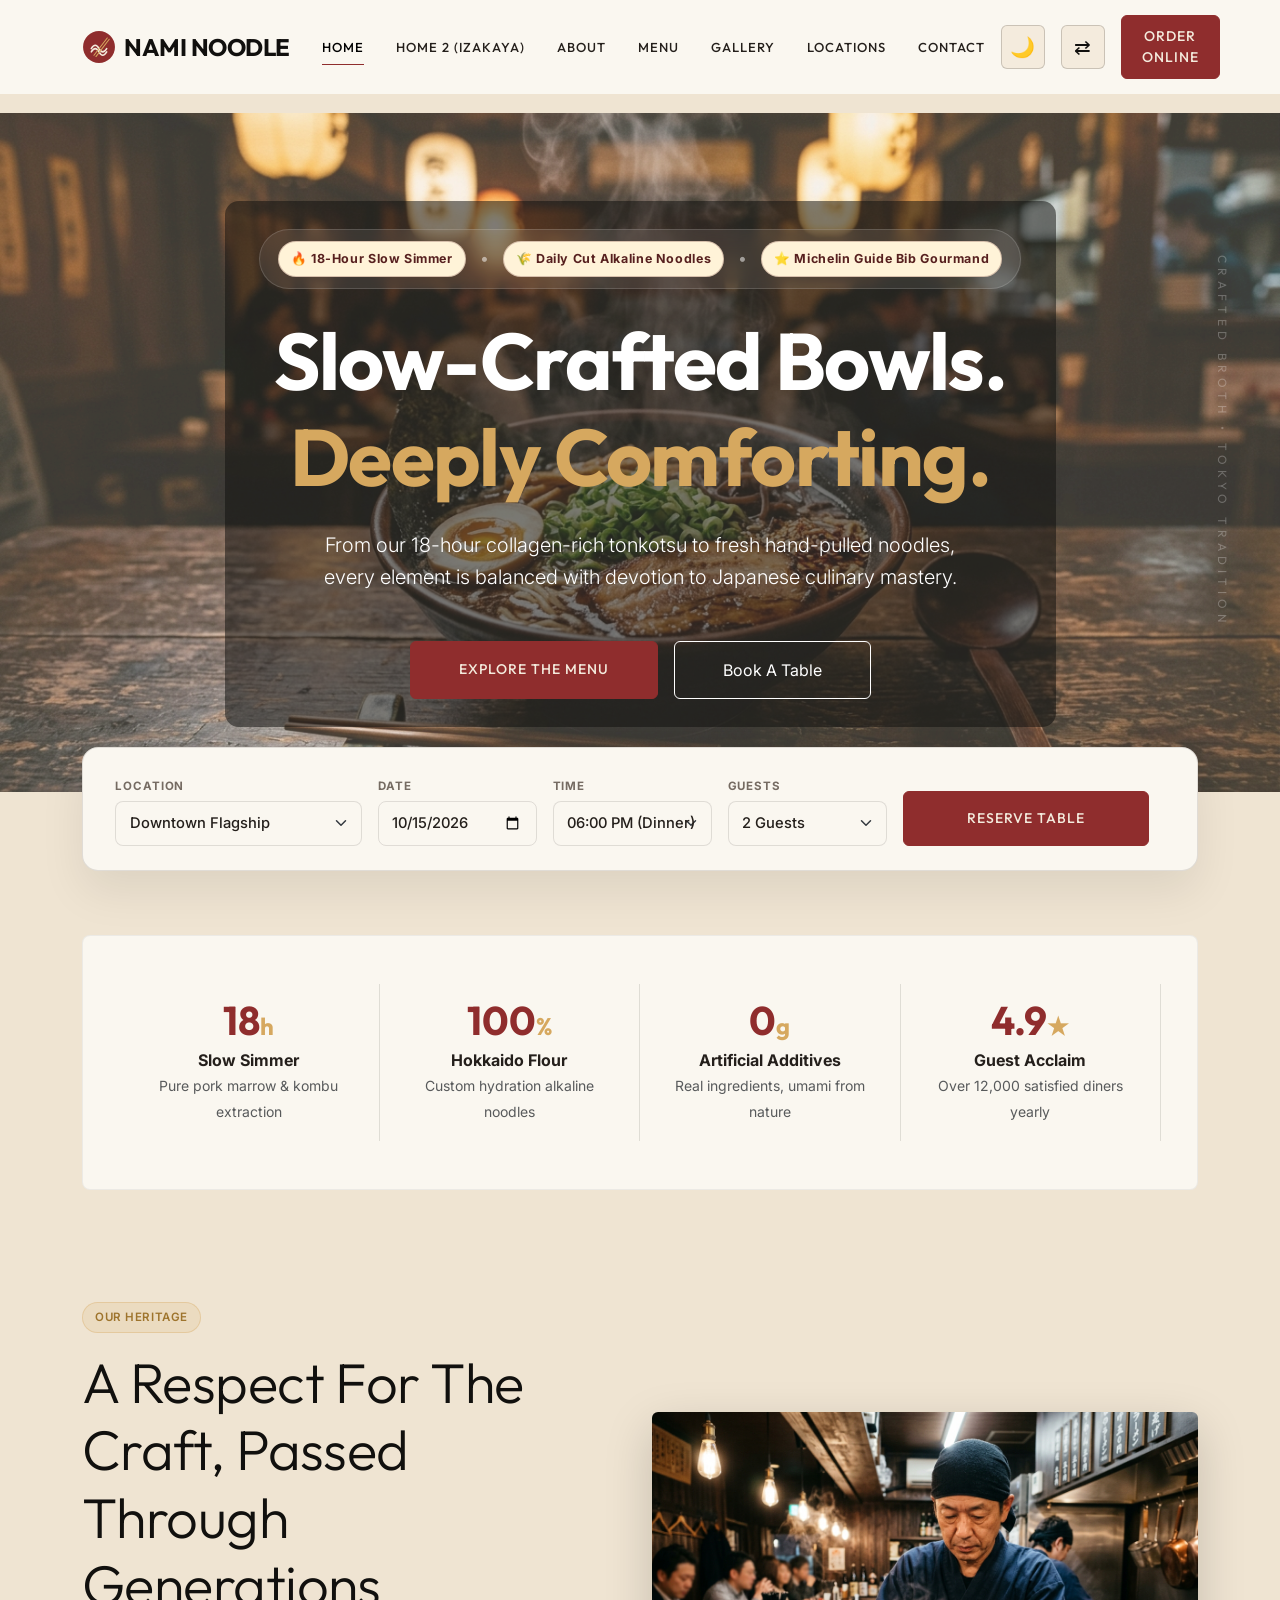
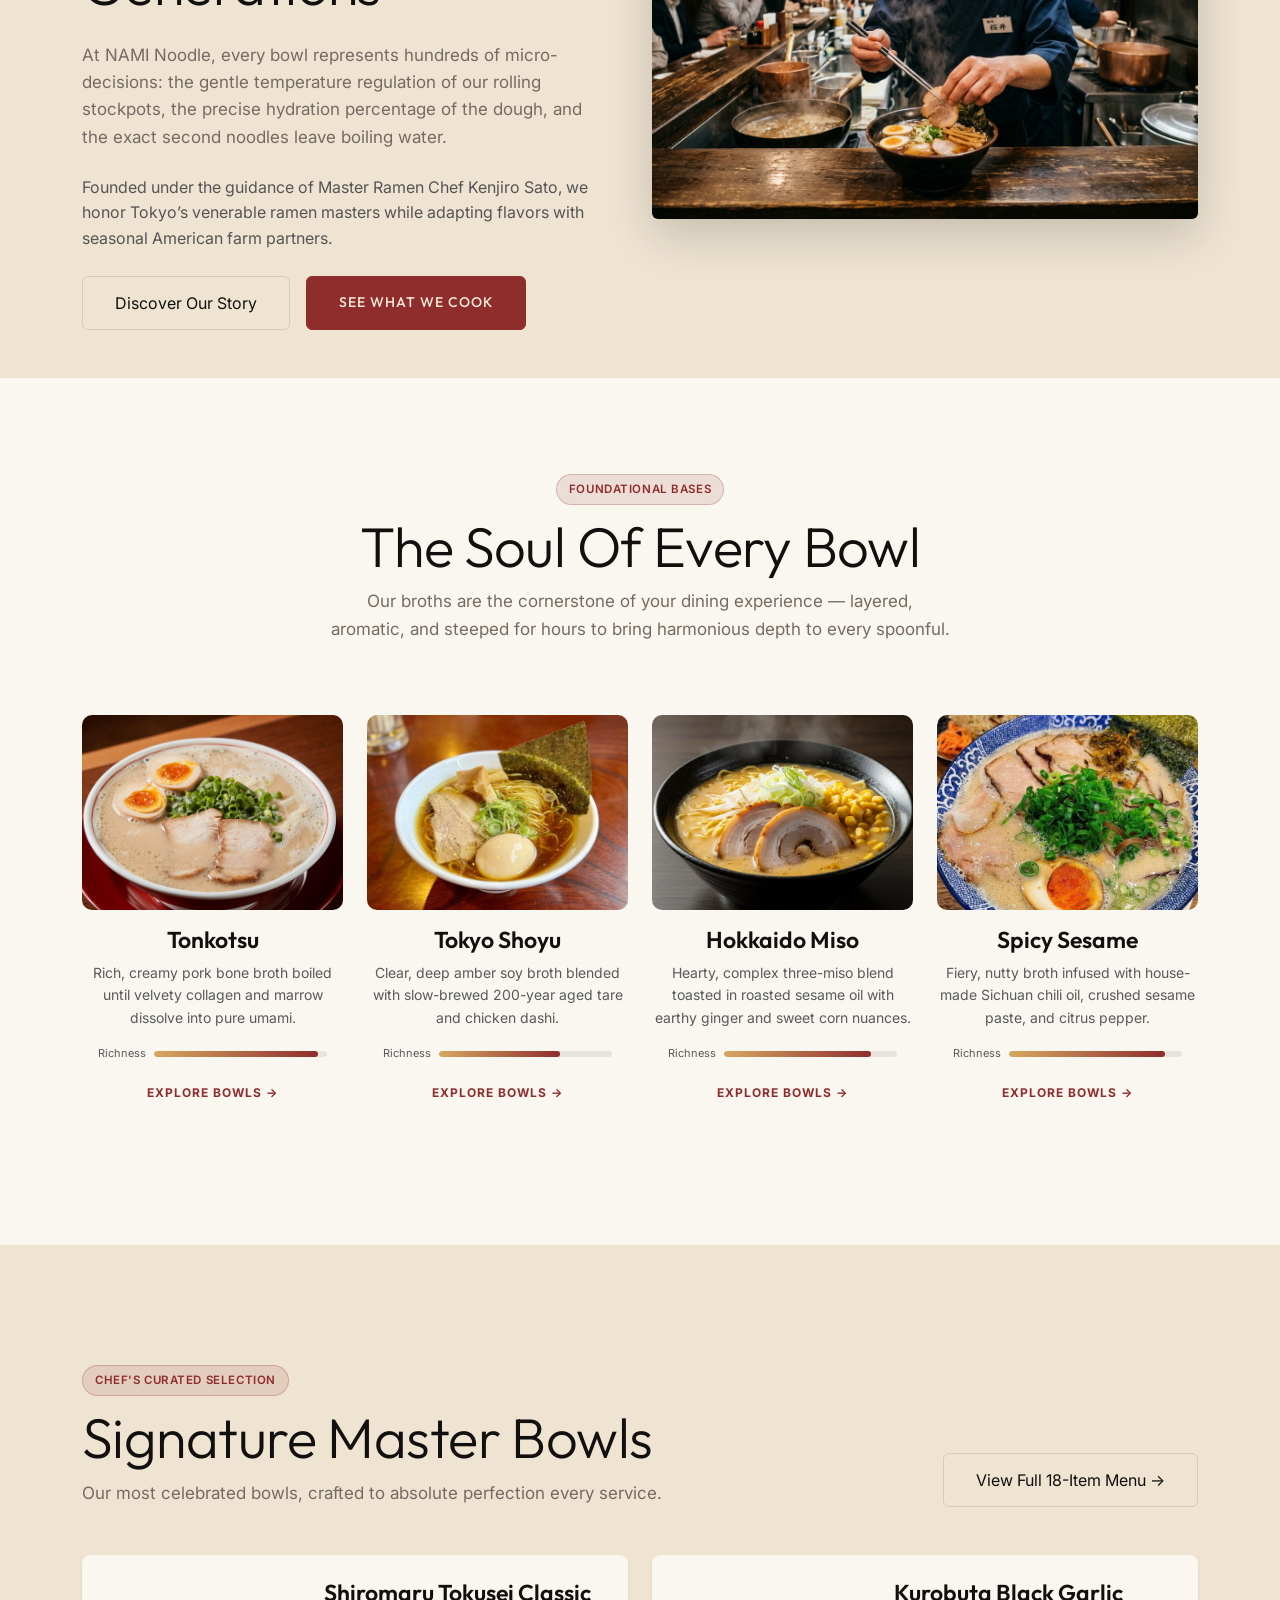
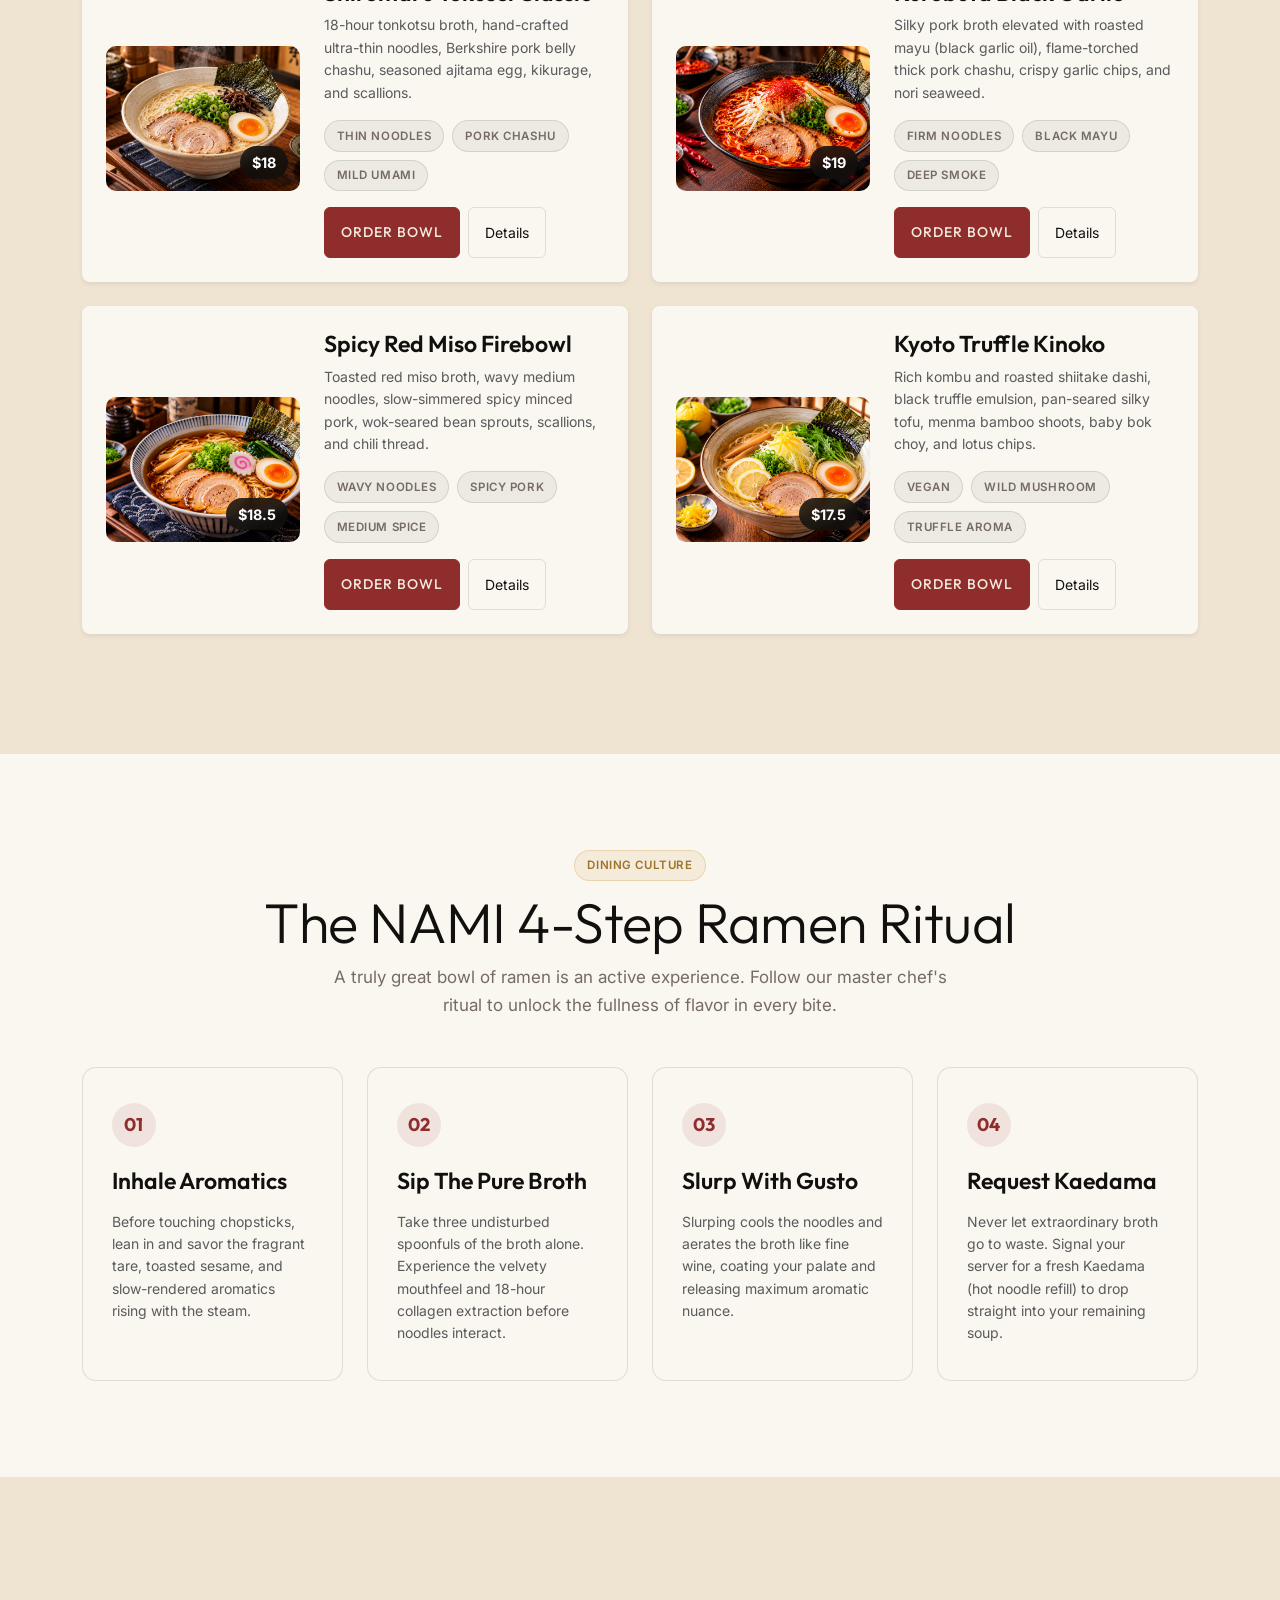
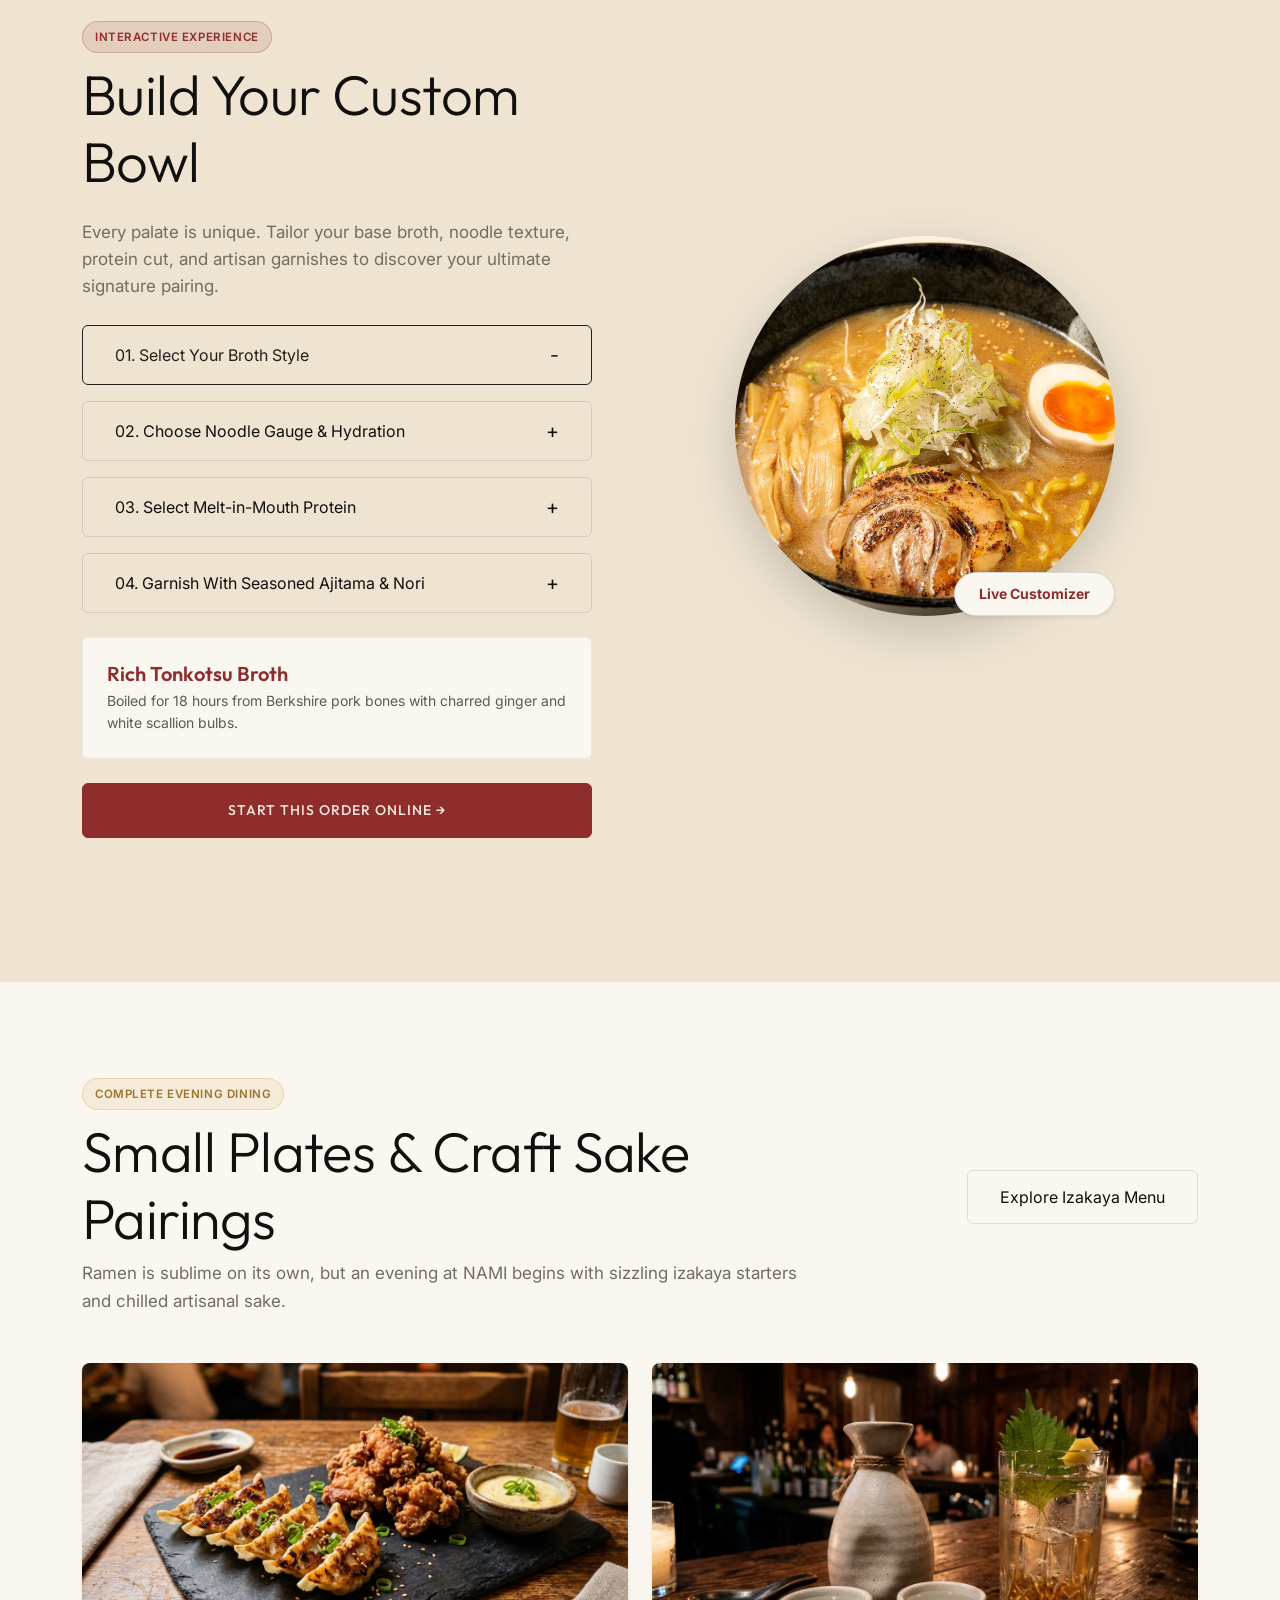
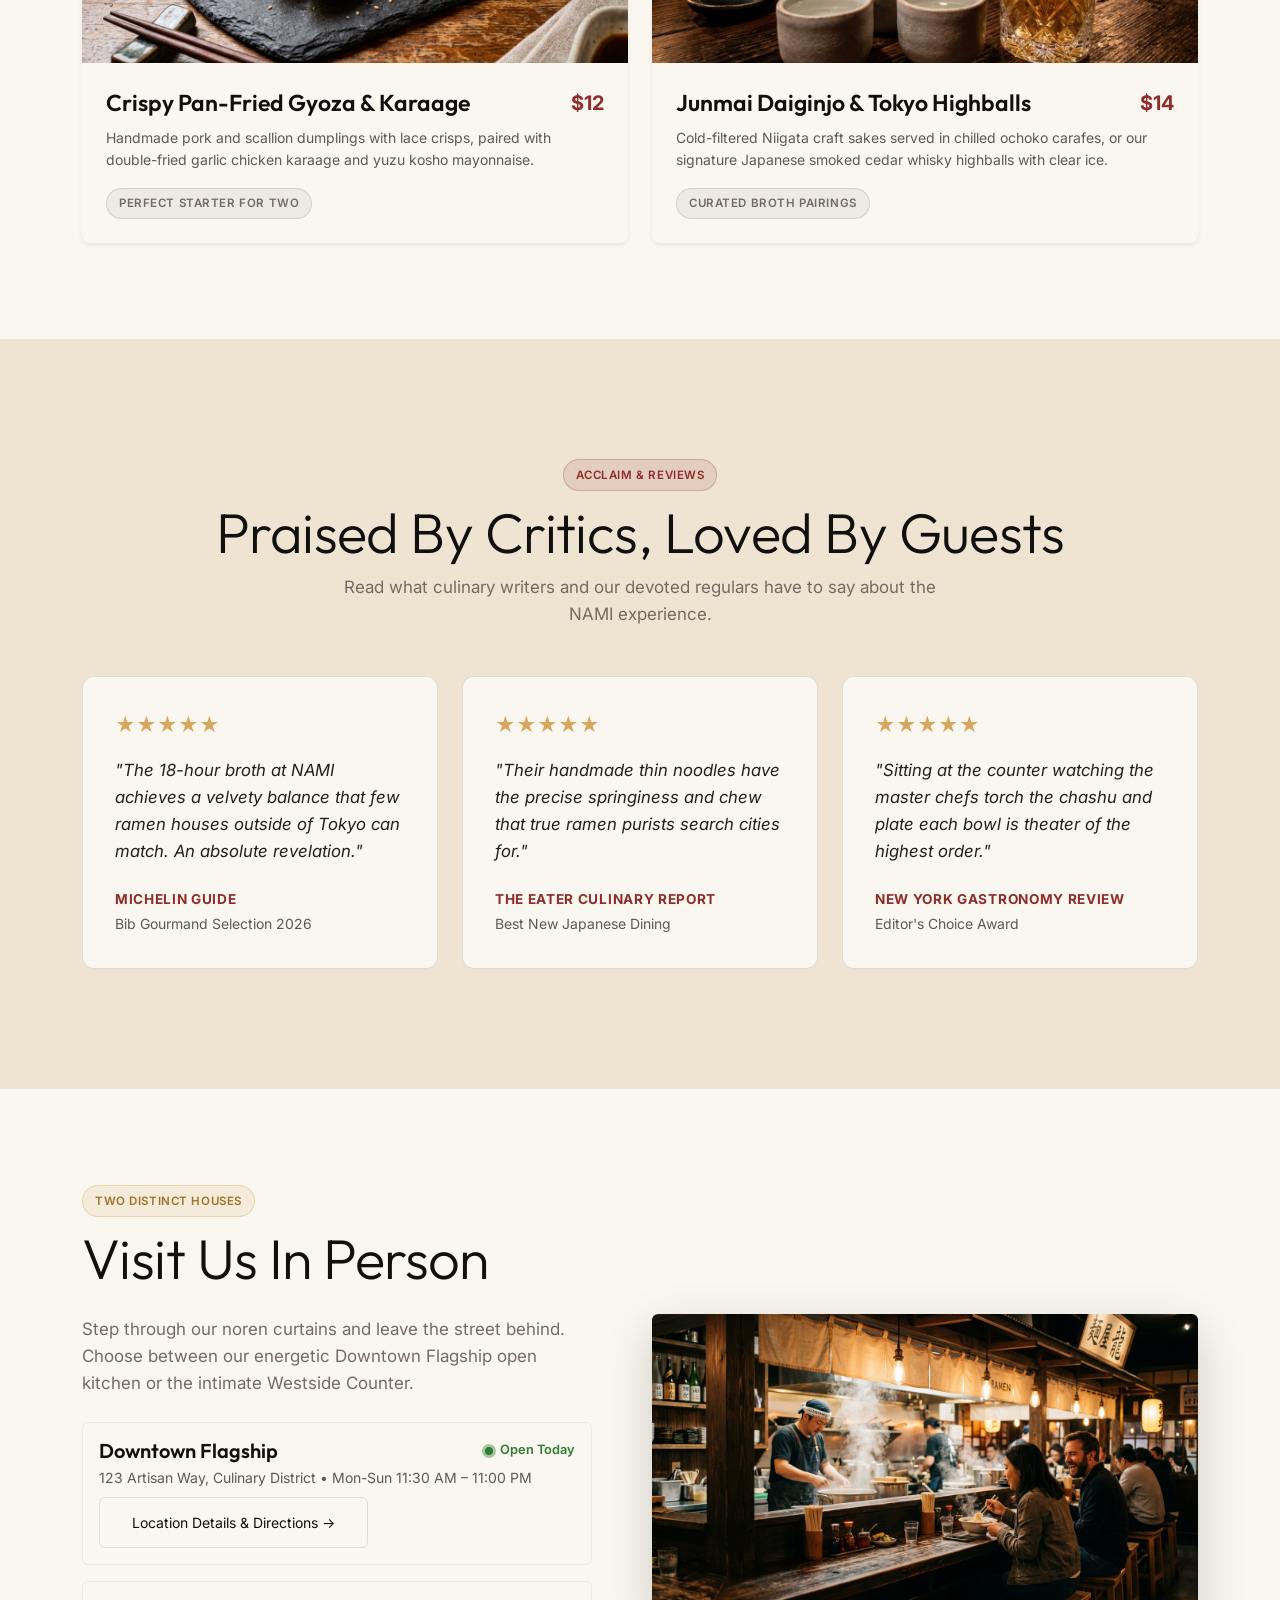
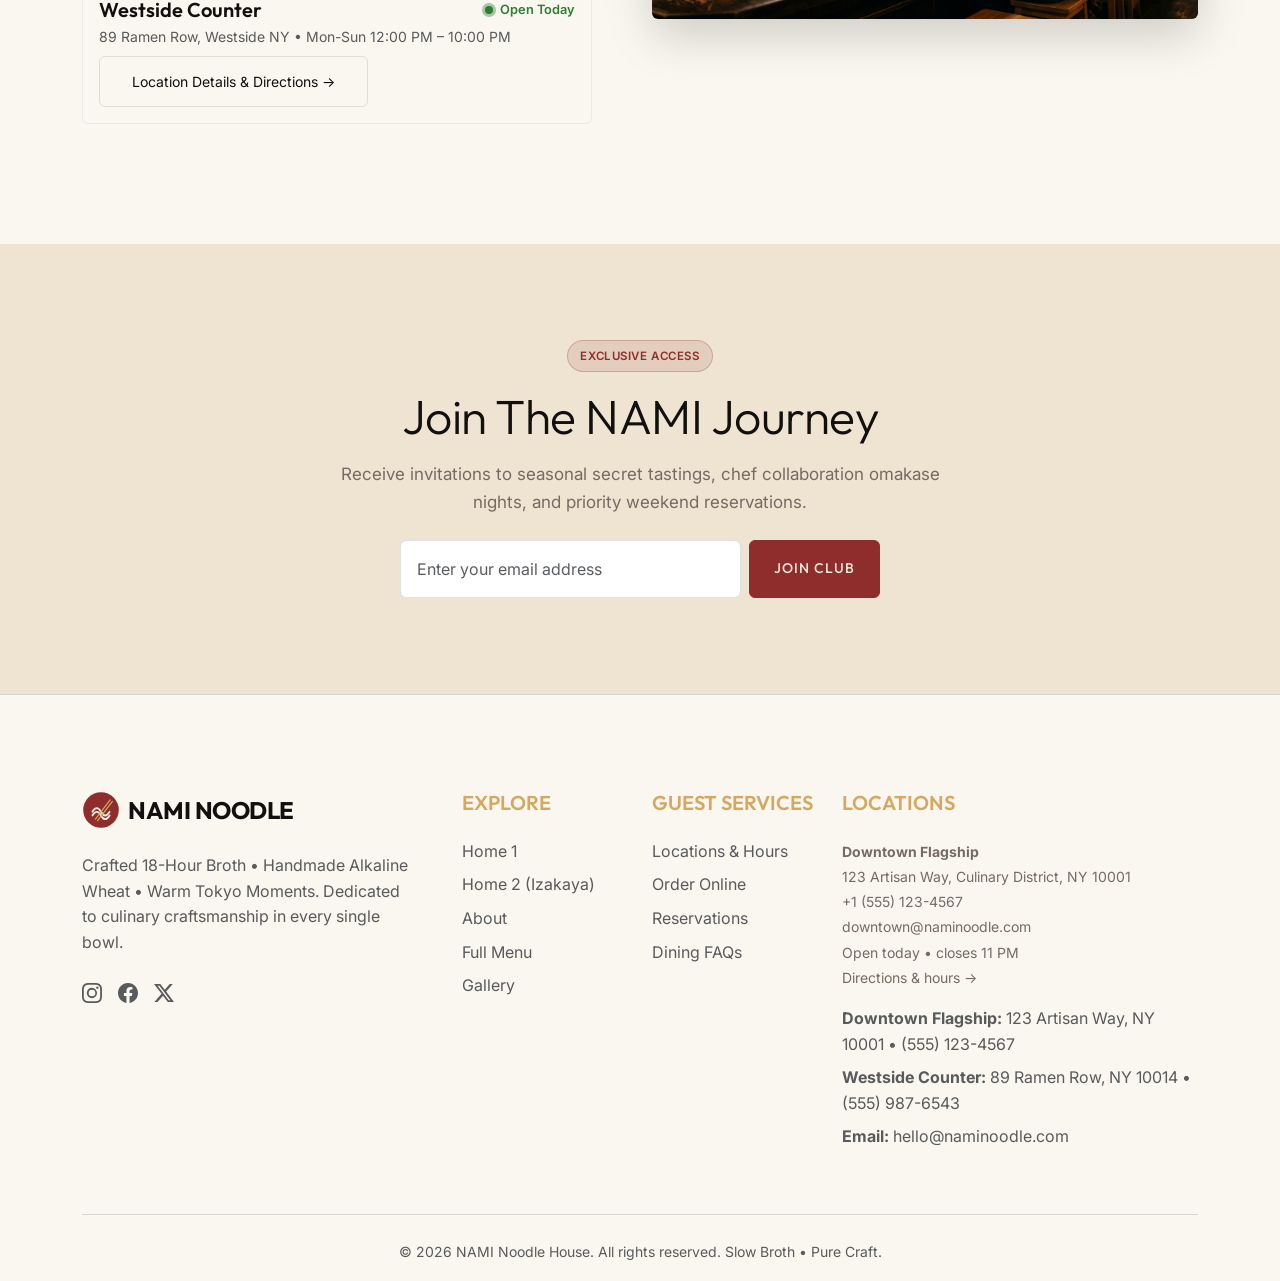
<file: index.html>
<!DOCTYPE html>
<html lang="en" data-theme="light" dir="ltr">

<head>
    <meta charset="UTF-8">
    <meta name="viewport" content="width=device-width, initial-scale=1.0">
    <title>NAMI Noodle | Premium Crafted Ramen & Izakaya</title>
    <meta name="description"
        content="Slow-crafted 18-hour broth, handmade noodles, and warm moments. Experience authentic, premium artisan ramen and izakaya at NAMI Noodle.">

    <!-- Favicon -->
    <link rel="icon" type="image/svg+xml" href="assets/images/favicon.svg">

    <!-- Bootstrap 5 CDN -->
    <link href="https://cdn.jsdelivr.net/npm/bootstrap@5.3.2/dist/css/bootstrap.min.css" rel="stylesheet">

    <!-- Google Fonts -->
    <link rel="preconnect" href="https://fonts.googleapis.com">
    <link rel="preconnect" href="https://fonts.gstatic.com" crossorigin>
    <link
        href="https://fonts.googleapis.com/css2?family=Inter:wght@300;400;500;600&family=Outfit:wght@400;500;600;700;800&display=swap"
        rel="stylesheet">

    <!-- Custom CSS -->
    <link rel="stylesheet" href="assets/css/style.css">
    <link rel="stylesheet" href="assets/css/extensions.css">
</head>

<body>

    <!-- Navigation -->
    <nav class="navbar navbar-expand-xl fixed-top navbar-premium text-white bg-dark-deep" id="mainNav">
        <div class="container">
            <a class="navbar-brand d-flex align-items-center gap-2" href="index.html">
                <img src="assets/images/logo.svg" alt="NAMI Noodle" width="34" height="34">
                <span>NAMI NOODLE</span>
            </a>
            <button class="navbar-toggler border-0 filter-invert" type="button" data-bs-toggle="collapse"
                data-bs-target="#navC" aria-label="Toggle navigation"><span class="navbar-toggler-icon"></span></button>
            <div class="collapse navbar-collapse" id="navC">
                <ul class="navbar-nav mx-auto mb-2 mb-lg-0">
                    <li class="nav-item"><a class="nav-link active" href="index.html">Home</a></li>
                    <li class="nav-item"><a class="nav-link" href="home-2.html">Home 2 (Izakaya)</a></li>
                    <li class="nav-item"><a class="nav-link" href="our-story.html">About</a></li>
                    <li class="nav-item"><a class="nav-link" href="menu.html">Menu</a></li>
                    <li class="nav-item"><a class="nav-link" href="gallery.html">Gallery</a></li>
                    <li class="nav-item"><a class="nav-link" href="locations.html">Locations</a></li>
                    <li class="nav-item"><a class="nav-link" href="contact.html">Contact</a></li>
                </ul>
                <div class="d-flex flex-column flex-xl-row align-items-start align-items-xl-center gap-3 mt-4 mt-xl-0">
                    <div class="d-flex align-items-center gap-3">
                        <button class="nav-icon-btn" id="theme-toggle" aria-label="Toggle Dark/Light Mode">🌙</button>
                        <button class="nav-icon-btn" id="rtl-toggle" aria-label="Toggle RTL Mode">⇄</button>
                    </div>
                    <a href="order.html" class="btn btn-premium">Order Online</a>
                </div>
            </div>
        </div>
    </nav>

    <!-- SECTION 1: Grand Hero -->
    <header class="vh-100 position-relative d-flex align-items-center overflow-hidden bg-dark-deep text-white">
        <div class="position-absolute w-100 h-100" style="z-index: 0;">
            <img src="assets/images/hero_ramen_steaming_1789637699246.jpg" alt="Steaming bowl of artisan ramen"
                class="w-100 h-100 object-fit-cover opacity-75">
        </div>
        <div class="steam-container">
            <div class="steam"></div>
            <div class="steam"></div>
            <div class="steam"></div>
        </div>
        <div class="container position-relative" style="z-index: 10;">
            <div class="row">
                <div class="col-lg-10 col-xl-9 mx-auto text-center">
                    <div class="reveal-up active hero-content-bg">
                        <!-- Hero Quick Badges -->
                        <div class="hero-badges-wrapper mb-4">
                            <span class="hero-badge-pill">🔥 18-Hour Slow Simmer</span>
                            <span class="text-white-50">•</span>
                            <span class="hero-badge-pill">🌾 Daily Cut Alkaline Noodles</span>
                            <span class="text-white-50">•</span>
                            <span class="hero-badge-pill">⭐ Michelin Guide Bib Gourmand</span>
                        </div>

                        <h1 class="display-1 fw-bold text-white mb-4">Slow-Crafted Bowls.<br><span
                                class="text-accent">Deeply Comforting.</span></h1>
                        <p class="lead text-white mb-5 mx-auto" style="max-width: 680px;">From our 18-hour collagen-rich
                            tonkotsu to fresh hand-pulled noodles, every element is balanced with devotion to Japanese
                            culinary mastery.</p>
                        <div class="d-flex flex-column flex-sm-row justify-content-center gap-3">
                            <a href="menu.html" class="btn btn-premium px-5 py-3">Explore The Menu</a>
                            <a href="#quick-reserve"
                                class="btn btn-outline-premium text-white border-white px-5 py-3">Book A Table</a>
                        </div>
                    </div>
                </div>
            </div>
        </div>
        <div class="position-absolute end-0 top-50 translate-middle-y me-5 d-none d-xl-block" style="z-index: 10;">
            <div class="vertical-text text-white-50 opacity-50">Crafted Broth &bull; Tokyo Tradition</div>
        </div>
    </header>

    <!-- SECTION 1.5: Interactive Table Reservation Bar -->
    <section class="reservation-bar-wrapper" id="quick-reserve">
        <div class="container">
            <div class="reservation-bar reveal-up active">
                <form id="heroReservationForm" class="row g-3 align-items-end">
                    <div class="col-md-3">
                        <label class="form-label" for="resLocation">Location</label>
                        <select class="form-select" id="resLocation" required>
                            <option value="downtown" selected>Downtown Flagship</option>
                            <option value="westside">Westside Counter </option>
                            <option value="midtown">Midtown Izakaya </option>
                        </select>
                    </div>
                    <div class="col-md-2 col-6">
                        <label class="form-label" for="resDate">Date</label>
                        <input type="date" class="form-control" id="resDate" value="2026-10-15" required>
                    </div>
                    <div class="col-md-2 col-6">
                        <label class="form-label" for="resTime">Time</label>
                        <select class="form-select" id="resTime" required>
                            <option value="12:00">12:00 PM (Lunch)</option>
                            <option value="13:30">01:30 PM (Lunch)</option>
                            <option value="18:00" selected>06:00 PM (Dinner)</option>
                            <option value="19:30">07:30 PM (Peak Dinner)</option>
                            <option value="21:00">09:00 PM (Late Night)</option>
                        </select>
                    </div>
                    <div class="col-md-2 col-6">
                        <label class="form-label" for="resGuests">Guests</label>
                        <select class="form-select" id="resGuests" required>
                            <option value="1">1 Guest (Solo Counter)</option>
                            <option value="2" selected>2 Guests</option>
                            <option value="4">4 Guests</option>
                            <option value="6">6 Guests</option>
                            <option value="party">7+ Large Party</option>
                        </select>
                    </div>
                    <div class="col-md-3 col-6">
                        <button type="submit" class="btn btn-premium w-100 py-2 py-md-3">Reserve Table</button>
                    </div>
                </form>
                <div id="resFeedback" class="mt-3 text-center text-success fw-bold d-none">
                    ✓ Seat preference noted! Redirecting you to complete your reservation...
                </div>
            </div>
        </div>
    </section>

    <!-- SECTION 2: Key Craft Metrics & Statistics -->
    <section class="py-5 my-3">
        <div class="container">
            <div class="bg-surface rounded-3 p-4 p-md-5 border border-secondary border-opacity-10 reveal-up">
                <div class="row text-center g-4">
                    <div class="col-6 col-lg-3 stat-item">
                        <div class="stat-number">18<span class="fs-4 text-accent">h</span></div>
                        <div class="fw-bold mt-2">Slow Simmer</div>
                        <small class="text-muted">Pure pork marrow & kombu extraction</small>
                    </div>
                    <div class="col-6 col-lg-3 stat-item">
                        <div class="stat-number">100<span class="fs-4 text-accent">%</span></div>
                        <div class="fw-bold mt-2">Hokkaido Flour</div>
                        <small class="text-muted">Custom hydration alkaline noodles</small>
                    </div>
                    <div class="col-6 col-lg-3 stat-item">
                        <div class="stat-number">0<span class="fs-4 text-accent">g</span></div>
                        <div class="fw-bold mt-2">Artificial Additives</div>
                        <small class="text-muted">Real ingredients, umami from nature</small>
                    </div>
                    <div class="col-6 col-lg-3 stat-item">
                        <div class="stat-number">4.9<span class="fs-4 text-accent">★</span></div>
                        <div class="fw-bold mt-2">Guest Acclaim</div>
                        <small class="text-muted">Over 12,000 satisfied diners yearly</small>
                    </div>
                </div>
            </div>
        </div>
    </section>

    <!-- SECTION 3: The Story & Master Craft -->
    <section class="py-5">
        <div class="container">
            <div class="row align-items-center reveal-up">
                <div class="col-lg-6 mb-5 mb-lg-0 pe-lg-5">
                    <span class="badge-tag badge-tag-accent mb-3">OUR HERITAGE</span>
                    <h2 class="display-4 mb-4">A Respect For The Craft, Passed Through Generations</h2>
                    <p class="lead-text mb-4">At NAMI Noodle, every bowl represents hundreds of micro-decisions: the
                        gentle temperature regulation of our rolling stockpots, the precise hydration percentage of the
                        dough, and the exact second noodles leave boiling water.</p>
                    <p class="text-muted mb-4">Founded under the guidance of Master Ramen Chef Kenjiro Sato, we honor
                        Tokyo’s venerable ramen masters while adapting flavors with seasonal American farm partners.</p>
                    <div class="d-flex flex-wrap gap-3">
                        <a href="our-story.html" class="btn btn-outline-premium">Discover Our Story</a>
                        <a href="menu.html" class="btn btn-premium">See What We Cook</a>
                    </div>
                </div>
                <div class="col-lg-6">
                    <div class="position-relative hover-lift">
                        <img src="assets/images/chef-master.jpg"
                            alt="Master ramen chef carefully garnishing ramen at NAMI Noodle"
                            class="img-fluid rounded-2 shadow-lg w-100" style="max-height: 520px; object-fit: cover;">

                    </div>
                </div>
            </div>
        </div>
    </section>

    <!-- SECTION 4: The Four Broths (Soul of the Bowl) -->
    <section class="py-5 bg-surface">
        <div class="container py-5 reveal-up">
            <div class="text-center mb-5">
                <span class="badge-tag badge-tag-primary mb-2">FOUNDATIONAL BASES</span>
                <h2 class="display-4">The Soul Of Every Bowl</h2>
                <p class="lead-text mx-auto" style="max-width: 620px;">Our broths are the cornerstone of your dining
                    experience — layered, aromatic, and steeped for hours to bring harmonious depth to every spoonful.
                </p>
            </div>

            <div class="row g-4 mt-3">
                <!-- Broth 1 -->
                <div class="col-md-6 col-lg-3">
                    <div class="card h-100 border-0 bg-transparent hover-lift">
                        <div class="card-body p-0 pb-4 text-center">
                            <div class="dish-card-img-wrapper mb-3">
                                <img src="assets/images/explore1.jpg" alt="Tonkotsu Broth">

                            </div>
                            <h4 class="mt-2 mb-2">Tonkotsu</h4>
                            <p class="text-muted small mb-3">Rich, creamy pork bone broth boiled until velvety collagen
                                and marrow dissolve into pure umami.</p>
                            <div class="flavor-meter-wrapper px-3">
                                <small class="text-muted" style="font-size: 11px;">Richness</small>
                                <div class="flavor-meter-bar">
                                    <div class="flavor-meter-fill" style="width: 95%;"></div>
                                </div>
                            </div>
                            <a href="menu.html?filter=tonkotsu"
                                class="text-primary text-decoration-none fw-bold text-uppercase explore-link mt-2 d-inline-block"
                                style="font-size: 12px; letter-spacing: 1px;">Explore Bowls &rarr;</a>
                        </div>
                    </div>
                </div>
                <!-- Broth 2 -->
                <div class="col-md-6 col-lg-3">
                    <div class="card h-100 border-0 bg-transparent hover-lift">
                        <div class="card-body p-0 pb-4 text-center">
                            <div class="dish-card-img-wrapper mb-3">
                                <img src="assets/images/explore2.jpg" alt="Tokyo Shoyu Broth">

                            </div>
                            <h4 class="mt-2 mb-2">Tokyo Shoyu</h4>
                            <p class="text-muted small mb-3">Clear, deep amber soy broth blended with slow-brewed
                                200-year aged tare and chicken dashi.</p>
                            <div class="flavor-meter-wrapper px-3">
                                <small class="text-muted" style="font-size: 11px;">Richness</small>
                                <div class="flavor-meter-bar">
                                    <div class="flavor-meter-fill" style="width: 70%;"></div>
                                </div>
                            </div>
                            <a href="menu.html?filter=shoyu"
                                class="text-primary text-decoration-none fw-bold text-uppercase explore-link mt-2 d-inline-block"
                                style="font-size: 12px; letter-spacing: 1px;">Explore Bowls &rarr;</a>
                        </div>
                    </div>
                </div>
                <!-- Broth 3 -->
                <div class="col-md-6 col-lg-3">
                    <div class="card h-100 border-0 bg-transparent hover-lift">
                        <div class="card-body p-0 pb-4 text-center">
                            <div class="dish-card-img-wrapper mb-3">
                                <img src="assets/images/explore3.jpg" alt="Hokkaido Miso Broth">

                            </div>
                            <h4 class="mt-2 mb-2">Hokkaido Miso</h4>
                            <p class="text-muted small mb-3">Hearty, complex three-miso blend toasted in roasted sesame
                                oil with earthy ginger and sweet corn nuances.</p>
                            <div class="flavor-meter-wrapper px-3">
                                <small class="text-muted" style="font-size: 11px;">Richness</small>
                                <div class="flavor-meter-bar">
                                    <div class="flavor-meter-fill" style="width: 85%;"></div>
                                </div>
                            </div>
                            <a href="menu.html?filter=miso"
                                class="text-primary text-decoration-none fw-bold text-uppercase explore-link mt-2 d-inline-block"
                                style="font-size: 12px; letter-spacing: 1px;">Explore Bowls &rarr;</a>
                        </div>
                    </div>
                </div>
                <!-- Broth 4 -->
                <div class="col-md-6 col-lg-3">
                    <div class="card h-100 border-0 bg-transparent hover-lift">
                        <div class="card-body p-0 pb-4 text-center">
                            <div class="dish-card-img-wrapper mb-3">
                                <img src="assets/images/explore4.jpg" alt="Spicy Sesame TanTan">

                            </div>
                            <h4 class="mt-2 mb-2">Spicy Sesame</h4>
                            <p class="text-muted small mb-3">Fiery, nutty broth infused with house-made Sichuan chili
                                oil, crushed sesame paste, and citrus pepper.</p>
                            <div class="flavor-meter-wrapper px-3">
                                <small class="text-muted" style="font-size: 11px;">Richness</small>
                                <div class="flavor-meter-bar">
                                    <div class="flavor-meter-fill" style="width: 90%;"></div>
                                </div>
                            </div>
                            <a href="menu.html?filter=spicy"
                                class="text-primary text-decoration-none fw-bold text-uppercase explore-link mt-2 d-inline-block"
                                style="font-size: 12px; letter-spacing: 1px;">Explore Bowls &rarr;</a>
                        </div>
                    </div>
                </div>
            </div>
        </div>
    </section>

    <!-- SECTION 5: Core Offerings: Signature Master Bowls Showcase -->
    <section class="py-5 my-5">
        <div class="container py-4 reveal-up">
            <div class="d-flex flex-column flex-md-row justify-content-between align-items-md-end mb-5">
                <div>
                    <span class="badge-tag badge-tag-primary mb-2">CHEF'S CURATED SELECTION</span>
                    <h2 class="display-4 mb-2">Signature Master Bowls</h2>
                    <p class="lead-text mb-0">Our most celebrated bowls, crafted to absolute perfection every service.
                    </p>
                </div>
                <div class="mt-3 mt-md-0">
                    <a href="menu.html" class="btn btn-outline-premium">View Full 18-Item Menu &rarr;</a>
                </div>
            </div>

            <div class="row g-4">
                <!-- Signature Bowl 1 -->
                <div class="col-lg-6">
                    <div class="card border-0 bg-surface p-4 rounded-3 h-100 hover-lift shadow-sm">
                        <div class="row align-items-center g-4">
                            <div class="col-sm-5">
                                <div class="dish-card-img-wrapper">
                                    <img src="assets/images/menu1.jpg" alt="Shiromaru Tokusei Classic">

                                    <span class="dish-price-pill">$18</span>
                                </div>
                            </div>
                            <div class="col-sm-7">
                                <h4 class="mb-2">Shiromaru Tokusei Classic</h4>
                                <p class="text-muted small mb-3">18-hour tonkotsu broth, hand-crafted ultra-thin
                                    noodles, Berkshire pork belly chashu, seasoned ajitama egg, kikurage, and scallions.
                                </p>
                                <div class="d-flex flex-wrap gap-2 mb-3">
                                    <span class="badge-tag badge-tag-subtle">Thin Noodles</span>
                                    <span class="badge-tag badge-tag-subtle">Pork Chashu</span>
                                    <span class="badge-tag badge-tag-subtle">Mild Umami</span>
                                </div>
                                <div class="d-flex gap-2">
                                    <a href="order.html?item=shiromaru" class="btn btn-premium btn-sm px-3">Order
                                        Bowl</a>
                                    <a href="menu.html" class="btn btn-outline-premium btn-sm px-3">Details</a>
                                </div>
                            </div>
                        </div>
                    </div>
                </div>

                <!-- Signature Bowl 2 -->
                <div class="col-lg-6">
                    <div class="card border-0 bg-surface p-4 rounded-3 h-100 hover-lift shadow-sm">
                        <div class="row align-items-center g-4">
                            <div class="col-sm-5">
                                <div class="dish-card-img-wrapper">
                                    <img src="assets/images/menu5.jpg" alt="Kurobuta Black Garlic Tonkotsu">
                                    <span class="dish-price-pill">$19</span>
                                </div>
                            </div>
                            <div class="col-sm-7">
                                <h4 class="mb-2">Kurobuta Black Garlic</h4>
                                <p class="text-muted small mb-3">Silky pork broth elevated with roasted mayu (black
                                    garlic oil), flame-torched thick pork chashu, crispy garlic chips, and nori seaweed.
                                </p>
                                <div class="d-flex flex-wrap gap-2 mb-3">
                                    <span class="badge-tag badge-tag-subtle">Firm Noodles</span>
                                    <span class="badge-tag badge-tag-subtle">Black Mayu</span>
                                    <span class="badge-tag badge-tag-subtle">Deep Smoke</span>
                                </div>
                                <div class="d-flex gap-2">
                                    <a href="order.html?item=black-garlic" class="btn btn-premium btn-sm px-3">Order
                                        Bowl</a>
                                    <a href="menu.html" class="btn btn-outline-premium btn-sm px-3">Details</a>
                                </div>
                            </div>
                        </div>
                    </div>
                </div>

                <!-- Signature Bowl 3 -->
                <div class="col-lg-6">
                    <div class="card border-0 bg-surface p-4 rounded-3 h-100 hover-lift shadow-sm">
                        <div class="row align-items-center g-4">
                            <div class="col-sm-5">
                                <div class="dish-card-img-wrapper">
                                    <img src="assets/images/menu3.jpg" alt="Spicy Red Miso Firebowl">

                                    <span class="dish-price-pill">$18.5</span>
                                </div>
                            </div>
                            <div class="col-sm-7">
                                <h4 class="mb-2">Spicy Red Miso Firebowl</h4>
                                <p class="text-muted small mb-3">Toasted red miso broth, wavy medium noodles,
                                    slow-simmered spicy minced pork, wok-seared bean sprouts, scallions, and chili
                                    thread.</p>
                                <div class="d-flex flex-wrap gap-2 mb-3">
                                    <span class="badge-tag badge-tag-subtle">Wavy Noodles</span>
                                    <span class="badge-tag badge-tag-subtle">Spicy Pork</span>
                                    <span class="badge-tag badge-tag-subtle">Medium Spice</span>
                                </div>
                                <div class="d-flex gap-2">
                                    <a href="order.html?item=spicy-miso" class="btn btn-premium btn-sm px-3">Order
                                        Bowl</a>
                                    <a href="menu.html" class="btn btn-outline-premium btn-sm px-3">Details</a>
                                </div>
                            </div>
                        </div>
                    </div>
                </div>

                <!-- Signature Bowl 4 -->
                <div class="col-lg-6">
                    <div class="card border-0 bg-surface p-4 rounded-3 h-100 hover-lift shadow-sm">
                        <div class="row align-items-center g-4">
                            <div class="col-sm-5">
                                <div class="dish-card-img-wrapper">
                                    <img src="assets/images/menu4.jpg" alt="Kyoto Truffle Kinoko (Vegan)">
                                    <span class="dish-price-pill">$17.5</span>
                                </div>
                            </div>
                            <div class="col-sm-7">
                                <h4 class="mb-2">Kyoto Truffle Kinoko</h4>
                                <p class="text-muted small mb-3">Rich kombu and roasted shiitake dashi, black truffle
                                    emulsion, pan-seared silky tofu, menma bamboo shoots, baby bok choy, and lotus
                                    chips.</p>
                                <div class="d-flex flex-wrap gap-2 mb-3">
                                    <span class="badge-tag badge-tag-subtle">Vegan</span>
                                    <span class="badge-tag badge-tag-subtle">Wild Mushroom</span>
                                    <span class="badge-tag badge-tag-subtle">Truffle Aroma</span>
                                </div>
                                <div class="d-flex gap-2">
                                    <a href="order.html?item=truffle-kinoko" class="btn btn-premium btn-sm px-3">Order
                                        Bowl</a>
                                    <a href="menu.html" class="btn btn-outline-premium btn-sm px-3">Details</a>
                                </div>
                            </div>
                        </div>
                    </div>
                </div>
            </div>
        </div>
    </section>

    <!-- SECTION 6: The 4-Step Ramen Dining Journey Ritual -->
    <section class="py-5 bg-surface">
        <div class="container py-5 reveal-up">
            <div class="text-center mb-5">
                <span class="badge-tag badge-tag-accent mb-2">DINING CULTURE</span>
                <h2 class="display-4">The NAMI 4-Step Ramen Ritual</h2>
                <p class="lead-text mx-auto" style="max-width: 650px;">A truly great bowl of ramen is an active
                    experience. Follow our master chef's ritual to unlock the fullness of flavor in every bite.</p>
            </div>

            <div class="row g-4">
                <!-- Step 1 -->
                <div class="col-md-6 col-lg-3">
                    <div class="journey-step-card">
                        <div class="step-number-pill">01</div>
                        <h4 class="mb-3">Inhale Aromatics</h4>
                        <p class="text-muted small mb-0">Before touching chopsticks, lean in and savor the fragrant
                            tare, toasted sesame, and slow-rendered aromatics rising with the steam.</p>
                    </div>
                </div>
                <!-- Step 2 -->
                <div class="col-md-6 col-lg-3">
                    <div class="journey-step-card">
                        <div class="step-number-pill">02</div>
                        <h4 class="mb-3">Sip The Pure Broth</h4>
                        <p class="text-muted small mb-0">Take three undisturbed spoonfuls of the broth alone. Experience
                            the velvety mouthfeel and 18-hour collagen extraction before noodles interact.</p>
                    </div>
                </div>
                <!-- Step 3 -->
                <div class="col-md-6 col-lg-3">
                    <div class="journey-step-card">
                        <div class="step-number-pill">03</div>
                        <h4 class="mb-3">Slurp With Gusto</h4>
                        <p class="text-muted small mb-0">Slurping cools the noodles and aerates the broth like fine
                            wine, coating your palate and releasing maximum aromatic nuance.</p>
                    </div>
                </div>
                <!-- Step 4 -->
                <div class="col-md-6 col-lg-3">
                    <div class="journey-step-card">
                        <div class="step-number-pill">04</div>
                        <h4 class="mb-3">Request Kaedama</h4>
                        <p class="text-muted small mb-0">Never let extraordinary broth go to waste. Signal your server
                            for a fresh Kaedama (hot noodle refill) to drop straight into your remaining soup.</p>
                    </div>
                </div>
            </div>
        </div>
    </section>

    <!-- SECTION 7: Interactive Bowl Builder (Customization Journey) -->
    <section class="py-5 my-5">
        <div class="container py-5 reveal-up">
            <div class="row align-items-center">
                <div class="col-lg-6 mb-5 mb-lg-0 text-center text-lg-start pe-lg-5">
                    <span class="badge-tag badge-tag-primary mb-2">INTERACTIVE EXPERIENCE</span>
                    <h2 class="display-4 mb-4">Build Your Custom Bowl</h2>
                    <p class="lead-text mb-4">Every palate is unique. Tailor your base broth, noodle texture, protein
                        cut, and artisan garnishes to discover your ultimate signature pairing.</p>

                    <div class="d-flex flex-column gap-3 mb-4" id="bowl-builder-controls">
                        <button
                            class="btn btn-outline-premium text-start d-flex justify-content-between align-items-center builder-btn active"
                            data-highlight="broth">
                            <span>01. Select Your Broth Style</span>
                            <span class="fs-5">-</span>
                        </button>
                        <button
                            class="btn btn-outline-premium text-start d-flex justify-content-between align-items-center builder-btn"
                            data-highlight="noodles">
                            <span>02. Choose Noodle Gauge & Hydration</span>
                            <span class="fs-5">+</span>
                        </button>
                        <button
                            class="btn btn-outline-premium text-start d-flex justify-content-between align-items-center builder-btn"
                            data-highlight="protein">
                            <span>03. Select Melt-in-Mouth Protein</span>
                            <span class="fs-5">+</span>
                        </button>
                        <button
                            class="btn btn-outline-premium text-start d-flex justify-content-between align-items-center builder-btn"
                            data-highlight="toppings">
                            <span>04. Garnish With Seasoned Ajitama & Nori</span>
                            <span class="fs-5">+</span>
                        </button>
                    </div>

                    <!-- Builder Live Summary Details -->
                    <div class="p-4 bg-surface rounded-2 border border-secondary border-opacity-10 mb-4">
                        <h5 id="builder-title" class="text-primary mb-1">Rich Tonkotsu Broth</h5>
                        <p id="builder-desc" class="text-muted small mb-0">Boiled for 18 hours from Berkshire pork bones
                            with charred ginger and white scallion bulbs.</p>
                    </div>

                    <a href="order.html" class="btn btn-premium py-3 px-4 w-100 w-sm-auto text-center">Start This Order
                        Online &rarr;</a>
                </div>
                <div class="col-lg-6 text-center">
                    <div class="position-relative d-inline-block">
                        <img id="builder-image" src="assets/images/choose1.jpg"
                            class="img-fluid rounded-circle mx-auto d-block shadow-lg"
                            style="width: 380px; height: 380px; object-fit: cover; transition: var(--transition-slow);"
                            alt="Custom Ramen Bowl Builder">
                        <div
                            class="position-absolute bottom-0 end-0 bg-surface px-4 py-2 rounded-pill shadow-sm border border-secondary border-opacity-25">
                            <span class="fw-bold small text-primary">Live Customizer</span>
                        </div>
                    </div>
                </div>
            </div>
        </div>
    </section>

    <!-- SECTION 8: Beyond Ramen: The Izakaya Experience & Pairings -->
    <section class="py-5 bg-surface">
        <div class="container py-5 reveal-up">
            <div class="row align-items-center mb-5">
                <div class="col-lg-8">
                    <span class="badge-tag badge-tag-accent mb-2">COMPLETE EVENING DINING</span>
                    <h2 class="display-4 mb-2">Small Plates & Craft Sake Pairings</h2>
                    <p class="lead-text mb-0">Ramen is sublime on its own, but an evening at NAMI begins with sizzling
                        izakaya starters and chilled artisanal sake.</p>
                </div>
                <div class="col-lg-4 text-lg-end mt-4 mt-lg-0">
                    <a href="menu.html?filter=starters" class="btn btn-outline-premium">Explore Izakaya Menu</a>
                </div>
            </div>

            <div class="row g-4">
                <!-- Starter Plate 1 -->
                <div class="col-md-6">
                    <div class="card h-100 border-0 bg-surface rounded-3 overflow-hidden shadow-sm hover-lift">
                        <img src="assets/images/izakaya-starters.jpg" alt="Artisan Japanese gyoza and chicken karaage"
                            class="w-100" style="height: 300px; object-fit: cover;">
                        <div class="p-4">
                            <div class="d-flex justify-content-between align-items-center mb-2">
                                <h4 class="mb-0">Crispy Pan-Fried Gyoza & Karaage</h4>
                                <span class="fs-5 text-primary fw-bold">$12</span>
                            </div>
                            <p class="text-muted small mb-3">Handmade pork and scallion dumplings with lace crisps,
                                paired with double-fried garlic chicken karaage and yuzu kosho mayonnaise.</p>
                            <span class="badge-tag badge-tag-subtle">Perfect Starter For Two</span>
                        </div>
                    </div>
                </div>
                <!-- Starter Plate 2 -->
                <div class="col-md-6">
                    <div class="card h-100 border-0 bg-surface rounded-3 overflow-hidden shadow-sm hover-lift">
                        <img src="assets/images/sake-pairings.jpg"
                            alt="Artisan Japanese Sake and smoked whisky highball" class="w-100"
                            style="height: 300px; object-fit: cover;">
                        <div class="p-4">
                            <div class="d-flex justify-content-between align-items-center mb-2">
                                <h4 class="mb-0">Junmai Daiginjo & Tokyo Highballs</h4>
                                <span class="fs-5 text-primary fw-bold">$14</span>
                            </div>
                            <p class="text-muted small mb-3">Cold-filtered Niigata craft sakes served in chilled ochoko
                                carafes, or our signature Japanese smoked cedar whisky highballs with clear ice.</p>
                            <span class="badge-tag badge-tag-subtle">Curated Broth Pairings</span>
                        </div>
                    </div>
                </div>
            </div>
        </div>
    </section>

    <!-- SECTION 9: Critical Praise & Press Mentions -->
    <section class="py-5 my-5 acclaim-section">
        <div class="container py-4 reveal-up">
            <div class="text-center mb-5">
                <span class="badge-tag badge-tag-primary mb-2">ACCLAIM & REVIEWS</span>
                <h2 class="display-4">Praised By Critics, Loved By Guests</h2>
                <p class="lead-text mx-auto" style="max-width: 600px;">Read what culinary writers and our devoted
                    regulars have to say about the NAMI experience.</p>
            </div>

            <div class="row g-4">
                <div class="col-md-4">
                    <div class="press-card hover-lift">
                        <div>
                            <div class="text-accent fs-5 mb-3">★★★★★</div>
                            <p class="press-quote">"The 18-hour broth at NAMI achieves a velvety balance that few ramen
                                houses outside of Tokyo can match. An absolute revelation."</p>
                        </div>
                        <div>
                            <div class="press-source">MICHELIN GUIDE</div>
                            <small class="text-muted">Bib Gourmand Selection 2026</small>
                        </div>
                    </div>
                </div>
                <div class="col-md-4">
                    <div class="press-card hover-lift">
                        <div>
                            <div class="text-accent fs-5 mb-3">★★★★★</div>
                            <p class="press-quote">"Their handmade thin noodles have the precise springiness and chew
                                that true ramen purists search cities for."</p>
                        </div>
                        <div>
                            <div class="press-source">THE EATER CULINARY REPORT</div>
                            <small class="text-muted">Best New Japanese Dining</small>
                        </div>
                    </div>
                </div>
                <div class="col-md-4">
                    <div class="press-card hover-lift">
                        <div>
                            <div class="text-accent fs-5 mb-3">★★★★★</div>
                            <p class="press-quote">"Sitting at the counter watching the master chefs torch the chashu
                                and plate each bowl is theater of the highest order."</p>
                        </div>
                        <div>
                            <div class="press-source">NEW YORK GASTRONOMY REVIEW</div>
                            <small class="text-muted">Editor's Choice Award</small>
                        </div>
                    </div>
                </div>
            </div>
        </div>
    </section>

    <!-- SECTION 10: Visit Our House (Locations Overview) -->
    <section class="py-5 bg-surface">
        <div class="container py-5 reveal-up">
            <div class="row align-items-center">
                <div class="col-lg-6 mb-5 mb-lg-0 pe-lg-5">
                    <span class="badge-tag badge-tag-accent mb-2">TWO DISTINCT HOUSES</span>
                    <h2 class="display-4 mb-4">Visit Us In Person</h2>
                    <p class="lead-text mb-4">Step through our noren curtains and leave the street behind. Choose
                        between our energetic Downtown Flagship open kitchen or the intimate Westside Counter.</p>

                    <div class="d-flex flex-column gap-3 mb-4">
                        <div class="p-3 bg-surface border border-secondary border-opacity-10 rounded-2">
                            <div class="d-flex justify-content-between align-items-center mb-1">
                                <h5 class="mb-0">Downtown Flagship</h5>
                                <span class="status-indicator"><span class="status-dot"></span> Open Today</span>
                            </div>
                            <small class="text-muted d-block mb-2">123 Artisan Way, Culinary District &bull; Mon-Sun
                                11:30 AM – 11:00 PM</small>
                            <a href="locations.html#downtown" class="btn btn-outline-premium btn-sm">Location Details &
                                Directions &rarr;</a>
                        </div>

                        <div class="p-3 bg-surface border border-secondary border-opacity-10 rounded-2">
                            <div class="d-flex justify-content-between align-items-center mb-1">
                                <h5 class="mb-0">Westside Counter</h5>
                                <span class="status-indicator"><span class="status-dot"></span> Open Today</span>
                            </div>
                            <small class="text-muted d-block mb-2">89 Ramen Row, Westside NY &bull; Mon-Sun 12:00 PM –
                                10:00 PM</small>
                            <a href="locations.html#westside" class="btn btn-outline-premium btn-sm">Location Details &
                                Directions &rarr;</a>
                        </div>
                    </div>


                </div>
                <div class="col-lg-6">
                    <div class="position-relative hover-lift">
                        <img src="assets/images/restaurant_interior_1789637710836.jpg"
                            alt="NAMI Noodle Restaurant Interior" class="img-fluid rounded-2 shadow-lg w-100"
                            style="max-height: 480px; object-fit: cover;">
                    </div>
                </div>
            </div>
        </div>
    </section>

    <!-- SECTION 11: VIP Journey: Join The NAMI Journey -->
    <section class="py-5 text-center">
        <div class="container py-5 reveal-up">
            <span class="badge-tag badge-tag-primary mb-3">EXCLUSIVE ACCESS</span>
            <h2 class="display-5 mb-3">Join The NAMI Journey</h2>
            <p class="lead-text mx-auto mb-4" style="max-width: 600px;">Receive invitations to seasonal secret tastings,
                chef collaboration omakase nights, and priority weekend reservations.</p>
            <form id="newsletterForm" class="d-flex flex-column flex-sm-row justify-content-center gap-2 mx-auto"
                style="max-width: 480px;">
                <input type="email" class="form-control p-3" placeholder="Enter your email address" required>
                <button type="submit" class="btn btn-premium px-4 text-nowrap">Join Club</button>
            </form>
            <div id="newsletterSuccess" class="text-success fw-bold mt-3 d-none">
                ✓ Welcome to the NAMI inner circle! Check your inbox for your first seasonal invite.
            </div>
        </div>
    </section>

    <!-- SECTION 12: Footer -->
    <footer class="bg-surface pt-5 pb-3 border-top border-secondary border-opacity-25">
        <div class="container pt-5">
            <div class="row mb-5 g-4 text-center text-md-start">
                <div class="col-12 col-md-6 col-lg-4 mb-4 mb-lg-0">
                    <a class="navbar-brand d-inline-flex align-items-center gap-2 mb-4 text-decoration-none"
                        href="index.html">
                        <img src="assets/images/logo.svg" alt="NAMI Noodle Logo" width="38" height="38">
                        <span class="fs-4">NAMI NOODLE</span>
                    </a>
                    <p class="text-muted pe-lg-4">Crafted 18-Hour Broth &bull; Handmade Alkaline Wheat &bull; Warm Tokyo
                        Moments. Dedicated to culinary craftsmanship in every single bowl.</p>
                    <div class="d-flex gap-3 justify-content-center justify-content-md-start mt-4">
                        <a href="https://instagram.com" target="_blank"
                            class="text-muted hover-lift social-icon-hover footer-link" aria-label="Instagram"><svg
                                xmlns="http://www.w3.org/2000/svg" width="20" height="20" fill="currentColor"
                                class="bi bi-instagram" viewBox="0 0 16 16">
                                <path
                                    d="M8 0C5.829 0 5.556.01 4.703.048 3.85.088 3.269.222 2.76.42a3.917 3.917 0 0 0-1.417.923A3.927 3.927 0 0 0 .42 2.76C.222 3.268.087 3.85.048 4.7.01 5.555 0 5.827 0 8.001c0 2.172.01 2.444.048 3.297.04.852.174 1.433.372 1.942.205.526.478.972.923 1.417.444.445.89.719 1.416.923.51.198 1.09.333 1.942.372C5.555 15.99 5.827 16 8 16s2.444-.01 3.298-.048c.851-.04 1.434-.174 1.943-.372a3.916 3.916 0 0 0 1.416-.923c.445-.445.718-.891.923-1.417.197-.509.332-1.09.372-1.942C15.99 10.445 16 10.173 16 8s-.01-2.445-.048-3.299c-.04-.851-.175-1.433-.372-1.941a3.926 3.926 0 0 0-.923-1.417A3.911 3.911 0 0 0 13.24.42c-.51-.198-1.092-.333-1.943-.372C10.443.01 10.172 0 7.998 0h.003zm-.717 1.442h.718c2.136 0 2.389.007 3.232.046.78.035 1.204.166 1.486.275.373.145.64.319.92.599.28.28.453.546.598.92.11.281.24.705.275 1.485.039.843.047 1.096.047 3.231s-.008 2.389-.047 3.232c-.035.78-.166 1.203-.275 1.485a2.47 2.47 0 0 1-.599.919c-.28.28-.546.453-.92.598-.28.11-.704.24-1.485.276-.843.038-1.096.047-3.232.047s-2.39-.009-3.233-.047c-.78-.036-1.203-.166-1.485-.276a2.478 2.478 0 0 1-.92-.598 2.48 2.48 0 0 1-.6-.92c-.109-.281-.24-.705-.275-1.485-.038-.843-.046-1.096-.046-3.233 0-2.136.008-2.388.046-3.231.036-.78.166-1.204.276-1.486.145-.373.319-.64.599-.92.28-.28.546-.453.92-.598.282-.11.705-.24 1.485-.276.738-.034 1.024-.044 2.515-.045v.002zm4.988 1.328a.96.96 0 1 0 0 1.92.96.96 0 0 0 0-1.92zm-4.27 1.122a4.109 4.109 0 1 0 0 8.217 4.109 4.109 0 0 0 0-8.217zm0 1.441a2.667 2.667 0 1 1 0 5.334 2.667 2.667 0 0 1 0-5.334z" />
                            </svg></a>
                        <a href="https://facebook.com" target="_blank"
                            class="text-muted hover-lift social-icon-hover footer-link" aria-label="Facebook"><svg
                                xmlns="http://www.w3.org/2000/svg" width="20" height="20" fill="currentColor"
                                class="bi bi-facebook" viewBox="0 0 16 16">
                                <path
                                    d="M16 8.049c0-4.446-3.582-8.05-8-8.05C3.58 0-.002 3.603-.002 8.05c0 4.017 2.926 7.347 6.75 7.951v-5.625h-2.03V8.05H6.75V6.275c0-2.017 1.195-3.131 3.022-3.131.876 0 1.791.157 1.791.157v1.98h-1.009c-.993 0-1.303.621-1.303 1.258v1.51h2.218l-.354 2.326H9.25V16c3.824-.604 6.75-3.934 6.75-7.951z" />
                            </svg></a>
                        <a href="https://twitter.com" target="_blank"
                            class="text-muted hover-lift social-icon-hover footer-link" aria-label="X / Twitter"><svg
                                xmlns="http://www.w3.org/2000/svg" width="20" height="20" fill="currentColor"
                                class="bi bi-twitter-x" viewBox="0 0 16 16">
                                <path
                                    d="M12.6.75h2.454l-5.36 6.142L16 15.25h-4.937l-3.867-5.07-4.425 5.07H.316l5.733-6.57L0 .75h5.063l3.495 4.633L12.601.75Zm-.86 13.028h1.36L4.323 2.145H2.865l8.875 11.633Z" />
                            </svg></a>
                    </div>
                </div>
                <div class="col-12 col-md-6 col-lg-2 mb-4 mb-md-0">
                    <h5 class="text-accent mb-4 text-uppercase">Explore</h5>
                    <ul class="list-unstyled d-flex flex-column gap-2">
                        <li><a href="index.html" class="text-muted text-decoration-none footer-link">Home 1</a></li>
                        <li><a href="home-2.html" class="text-muted text-decoration-none footer-link">Home 2
                                (Izakaya)</a></li>
                        <li><a href="our-story.html" class="text-muted text-decoration-none footer-link">About</a>
                        </li>
                        <li><a href="menu.html" class="text-muted text-decoration-none footer-link">Full Menu</a></li>
                        <li><a href="gallery.html" class="text-muted text-decoration-none footer-link">Gallery</a></li>
                    </ul>
                </div>
                <div class="col-12 col-md-6 col-lg-2 mb-4 mb-md-0">
                    <h5 class="text-accent mb-4 text-uppercase">Guest Services</h5>
                    <ul class="list-unstyled d-flex flex-column gap-2">
                        <li><a href="locations.html" class="text-muted text-decoration-none footer-link">Locations &
                                Hours</a></li>
                        <li><a href="order.html" class="text-muted text-decoration-none footer-link">Order Online</a>
                        </li>
                        <li><a href="contact.html" class="text-muted text-decoration-none footer-link">Reservations</a>
                        </li>
                        <li><a href="contact.html#faqAccordion"
                                class="text-muted text-decoration-none footer-link">Dining FAQs</a></li>
                    </ul>
                </div>
                <div class="col-12 col-md-6 col-lg-4">
                    <h5 class="text-accent mb-4 text-uppercase">Locations</h5>
                    <div class="footer-visit-details mb-3"><strong>Downtown Flagship</strong><br>123 Artisan Way,
                        Culinary District, NY 10001<br><a href="tel:+15551234567">+1 (555) 123-4567</a><br><a
                            href="mailto:downtown@naminoodle.com">downtown@naminoodle.com</a><br><span>Open today •
                            closes 11 PM</span><br><a href="locations.html">Directions & hours →</a></div>
                    <ul class="list-unstyled text-muted d-flex flex-column gap-2">
                        <li><strong>Downtown Flagship:</strong> 123 Artisan Way, NY 10001 &bull; (555) 123-4567</li>
                        <li><strong>Westside Counter:</strong> 89 Ramen Row, NY 10014 &bull; (555) 987-6543</li>
                        <li><strong>Email:</strong> hello@naminoodle.com</li>
                    </ul>
                </div>
            </div>
            <div class="border-top border-secondary border-opacity-25 pt-4 mt-5 text-center">
                <small class="text-muted">&copy; 2026 NAMI Noodle House. All rights reserved. Slow Broth &bull; Pure
                    Craft.</small>
            </div>
        </div>
    </footer>

    <!-- Scroll to Top Button -->
    <button id="scrollTopBtn" aria-label="Scroll to top">↑</button>

    <!-- Bootstrap JS -->
    <script src="https://cdn.jsdelivr.net/npm/bootstrap@5.3.2/dist/js/bootstrap.bundle.min.js"></script>

    <!-- Custom JS -->
    <script src="assets/js/main.js"></script>
</body>

</html>
</file>
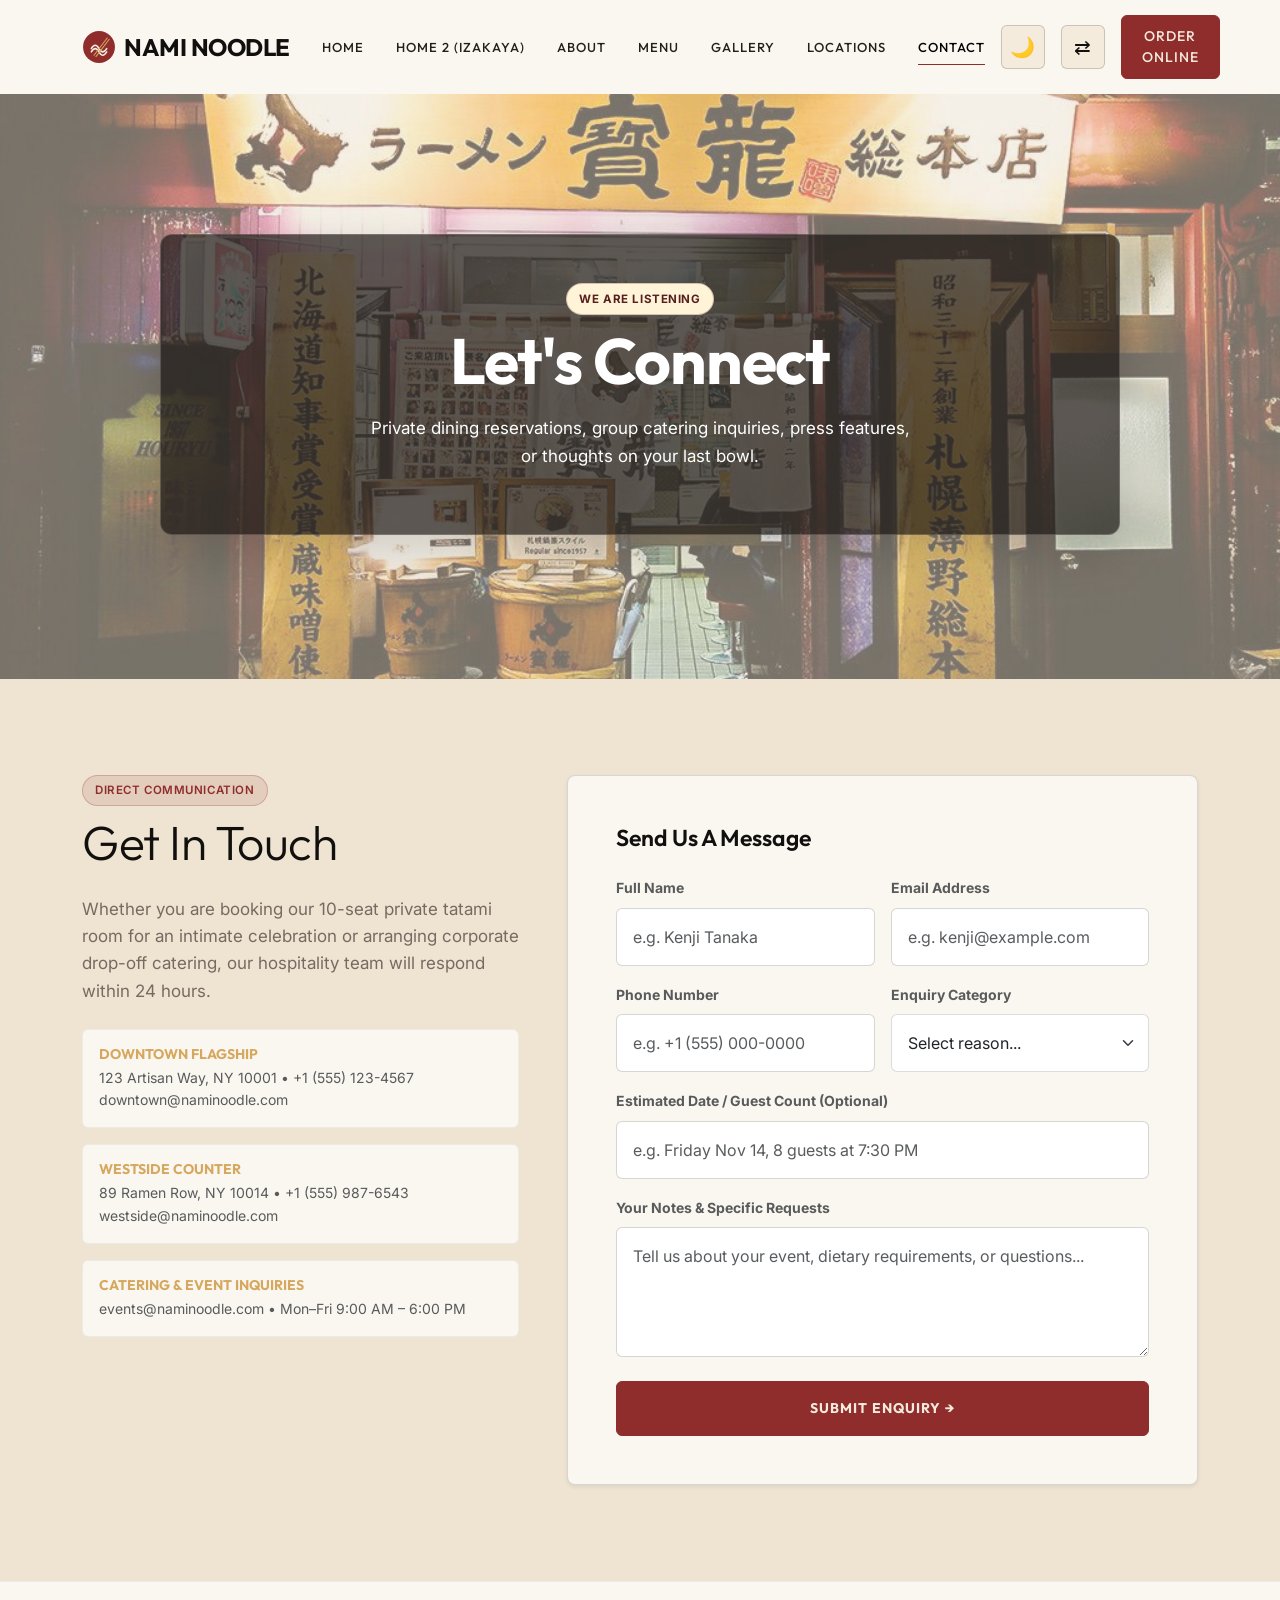
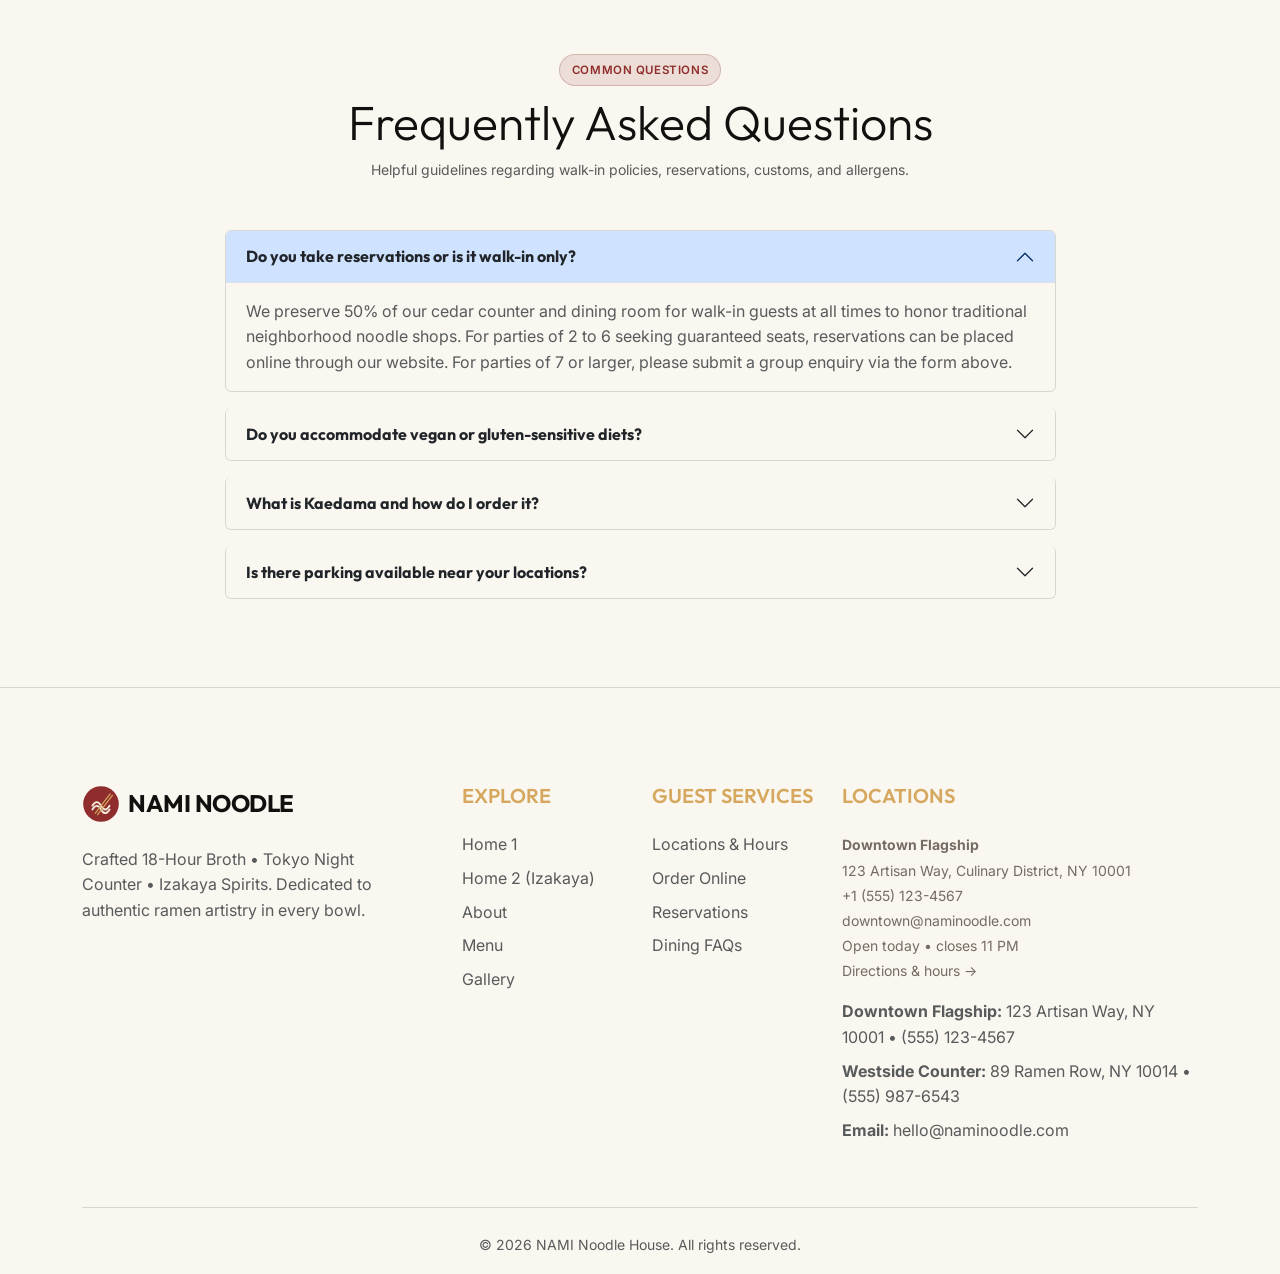
<file: contact.html>
<!DOCTYPE html>
<html lang="en" data-theme="light" dir="ltr">

<head>
    <meta charset="UTF-8">
    <meta name="viewport" content="width=device-width, initial-scale=1.0">
    <title>NAMI Noodle | Reservations, Enquiries & Contact</title>
    <meta name="description" content="Get in touch with NAMI Noodle. Table reservations, private tatami dining, event catering, and guest dining FAQs.">
    <link rel="icon" type="image/svg+xml" href="assets/images/favicon.svg">
    <link href="https://cdn.jsdelivr.net/npm/bootstrap@5.3.2/dist/css/bootstrap.min.css" rel="stylesheet">
    <link rel="preconnect" href="https://fonts.googleapis.com">
    <link rel="preconnect" href="https://fonts.gstatic.com" crossorigin>
    <link
        href="https://fonts.googleapis.com/css2?family=Inter:wght@300;400;500;600&family=Outfit:wght@400;500;600;700;800&display=swap"
        rel="stylesheet">
    <link rel="stylesheet" href="assets/css/style.css">
    <link rel="stylesheet" href="assets/css/extensions.css">
</head>

<body>
    <!-- Navigation -->
    <nav class="navbar navbar-expand-xl fixed-top navbar-premium bg-surface" id="mainNav">
        <div class="container">
            <a class="navbar-brand d-flex align-items-center gap-2" href="index.html">
                <img src="assets/images/logo.svg" alt="NAMI Noodle" width="34" height="34">
                <span>NAMI NOODLE</span>
            </a>
            <button class="navbar-toggler border-0 filter-invert" type="button" data-bs-toggle="collapse"
                data-bs-target="#navC" aria-label="Toggle navigation"><span class="navbar-toggler-icon"></span></button>
            <div class="collapse navbar-collapse" id="navC">
                <ul class="navbar-nav mx-auto mb-2 mb-lg-0">
                    <li class="nav-item"><a class="nav-link" href="index.html">Home</a></li>
                    <li class="nav-item"><a class="nav-link" href="home-2.html">Home 2 (Izakaya)</a></li>
                    <li class="nav-item"><a class="nav-link" href="our-story.html">About</a></li>
                    <li class="nav-item"><a class="nav-link" href="menu.html">Menu</a></li>
                    <li class="nav-item"><a class="nav-link" href="gallery.html">Gallery</a></li>
                    <li class="nav-item"><a class="nav-link" href="locations.html">Locations</a></li>
                    <li class="nav-item"><a class="nav-link active" href="contact.html">Contact</a></li>
                </ul>
                <div class="d-flex flex-column flex-xl-row align-items-start align-items-xl-center gap-3 mt-4 mt-xl-0">
                    <div class="d-flex align-items-center gap-3">
                        <button class="nav-icon-btn" id="theme-toggle" aria-label="Toggle Dark/Light Mode">🌙</button>
                        <button class="nav-icon-btn" id="rtl-toggle" aria-label="Toggle RTL Mode">⇄</button>
                    </div>
                    <a href="order.html" class="btn btn-premium">Order Online</a>
                </div>
            </div>
        </div>
    </nav>

    <!-- Header -->
    <header class="page-hero py-5 text-center position-relative overflow-hidden bg-dark-deep text-white">
        <div class="position-absolute w-100 h-100 top-0 start-0" style="z-index: 0;">
            <img src="assets/images/contact-hero.jpg" alt="Contact Hero Background"
                class="w-100 h-100 object-fit-cover opacity-50">
        </div>
        <div class="container py-5 reveal-up active position-relative hero-content-bg" style="z-index: 1;">
            <span class="badge-tag badge-tag-accent mb-2">WE ARE LISTENING</span>
            <h1 class="display-3 fw-bold mb-3 text-white">Let's Connect</h1>
            <p class="lead-text mx-auto text-white" style="max-width: 550px;">Private dining reservations, group catering inquiries, press features, or thoughts on your last bowl.</p>
        </div>
    </header>

    <!-- Contact Form & Details Section -->
    <section class="py-5 my-4">
        <div class="container py-4">
            <div class="row align-items-start g-5">
                <div class="col-lg-5">
                    <span class="badge-tag badge-tag-primary mb-2">DIRECT COMMUNICATION</span>
                    <h2 class="display-5 mb-4">Get In Touch</h2>
                    <p class="lead-text mb-4">Whether you are booking our 10-seat private tatami room for an intimate celebration or arranging corporate drop-off catering, our hospitality team will respond within 24 hours.</p>

                    <div class="d-flex flex-column gap-3 mb-4">
                        <div class="p-3 bg-surface rounded-2 border border-secondary border-opacity-10">
                            <h6 class="text-accent text-uppercase small fw-bold mb-1">Downtown Flagship</h6>
                            <p class="small text-muted mb-0">123 Artisan Way, NY 10001 &bull; +1 (555) 123-4567<br>downtown@naminoodle.com</p>
                        </div>
                        <div class="p-3 bg-surface rounded-2 border border-secondary border-opacity-10">
                            <h6 class="text-accent text-uppercase small fw-bold mb-1">Westside Counter</h6>
                            <p class="small text-muted mb-0">89 Ramen Row, NY 10014 &bull; +1 (555) 987-6543<br>westside@naminoodle.com</p>
                        </div>
                        <div class="p-3 bg-surface rounded-2 border border-secondary border-opacity-10">
                            <h6 class="text-accent text-uppercase small fw-bold mb-1">Catering & Event Inquiries</h6>
                            <p class="small text-muted mb-0">events@naminoodle.com &bull; Mon–Fri 9:00 AM – 6:00 PM</p>
                        </div>
                    </div>
                </div>

                <div class="col-lg-7">
                    <div class="bg-surface p-4 p-md-5 rounded-3 shadow-sm border border-secondary border-opacity-25">
                        <h4 class="mb-4">Send Us A Message</h4>
                        <form id="contactForm">
                            <div class="row g-3">
                                <div class="col-md-6">
                                    <label class="form-label small fw-bold text-muted">Full Name</label>
                                    <input type="text" class="form-control border-secondary border-opacity-25 p-3 rounded-2" placeholder="e.g. Kenji Tanaka" required>
                                </div>
                                <div class="col-md-6">
                                    <label class="form-label small fw-bold text-muted">Email Address</label>
                                    <input type="email" class="form-control border-secondary border-opacity-25 p-3 rounded-2" placeholder="e.g. kenji@example.com" required>
                                </div>
                                <div class="col-md-6">
                                    <label class="form-label small fw-bold text-muted">Phone Number</label>
                                    <input type="tel" class="form-control border-secondary border-opacity-25 p-3 rounded-2" placeholder="e.g. +1 (555) 000-0000">
                                </div>
                                <div class="col-md-6">
                                    <label class="form-label small fw-bold text-muted">Enquiry Category</label>
                                    <select class="form-select border-secondary border-opacity-25 p-3 rounded-2" required>
                                        <option value="" disabled selected>Select reason...</option>
                                        <option value="tatami">Private Tatami Room Booking (Up to 10)</option>
                                        <option value="counter">Full Counter Buyout Event</option>
                                        <option value="catering">Corporate & Party Catering Drop-off</option>
                                        <option value="feedback">Dining Feedback / Kitchen Praise</option>
                                        <option value="press">Press & Media Enquiries</option>
                                    </select>
                                </div>
                                <div class="col-12">
                                    <label class="form-label small fw-bold text-muted">Estimated Date / Guest Count (Optional)</label>
                                    <input type="text" class="form-control border-secondary border-opacity-25 p-3 rounded-2" placeholder="e.g. Friday Nov 14, 8 guests at 7:30 PM">
                                </div>
                                <div class="col-12">
                                    <label class="form-label small fw-bold text-muted">Your Notes & Specific Requests</label>
                                    <textarea class="form-control border-secondary border-opacity-25 p-3 rounded-2" rows="4" placeholder="Tell us about your event, dietary requirements, or questions..." required></textarea>
                                </div>
                                <div class="col-12 mt-4">
                                    <button type="submit" class="btn btn-premium w-100 py-3 fw-bold">Submit Enquiry &rarr;</button>
                                </div>
                            </div>
                        </form>
                        <div id="contactSuccessMsg" class="mt-3 p-3 bg-cream text-success fw-bold rounded-2 text-center d-none">
                            ✓ Arigato! Your message has reached our manager. We will get back to you within 24 hours.
                        </div>
                    </div>
                </div>
            </div>
        </div>
    </section>

    <!-- FAQ Accordion Section -->
    <section class="py-5 bg-surface border-top border-secondary border-opacity-10" id="faqAccordion">
        <div class="container py-4">
            <div class="text-center mb-5">
                <span class="badge-tag badge-tag-primary mb-2">COMMON QUESTIONS</span>
                <h3 class="display-5">Frequently Asked Questions</h3>
                <p class="text-muted small mx-auto" style="max-width: 550px;">Helpful guidelines regarding walk-in policies, reservations, customs, and allergens.</p>
            </div>

            <div class="row justify-content-center">
                <div class="col-lg-9">
                    <div class="accordion" id="faqList">
                        <!-- Q1 -->
                        <div class="accordion-item bg-transparent border-secondary border-opacity-25 mb-3 rounded-2 overflow-hidden">
                            <h2 class="accordion-header" id="h1">
                                <button class="accordion-button bg-surface text-body fw-bold" type="button" data-bs-toggle="collapse" data-bs-target="#c1">
                                    Do you take reservations or is it walk-in only?
                                </button>
                            </h2>
                            <div id="c1" class="accordion-collapse collapse show" data-bs-parent="#faqList">
                                <div class="accordion-body text-muted">
                                    We preserve 50% of our cedar counter and dining room for walk-in guests at all times to honor traditional neighborhood noodle shops. For parties of 2 to 6 seeking guaranteed seats, reservations can be placed online through our website. For parties of 7 or larger, please submit a group enquiry via the form above.
                                </div>
                            </div>
                        </div>

                        <!-- Q2 -->
                        <div class="accordion-item bg-transparent border-secondary border-opacity-25 mb-3 rounded-2 overflow-hidden">
                            <h2 class="accordion-header" id="h2">
                                <button class="accordion-button collapsed bg-surface text-body fw-bold" type="button" data-bs-toggle="collapse" data-bs-target="#c2">
                                    Do you accommodate vegan or gluten-sensitive diets?
                                </button>
                            </h2>
                            <div id="c2" class="accordion-collapse collapse" data-bs-parent="#faqList">
                                <div class="accordion-body text-muted">
                                    Yes! We feature the Kyoto Truffle Kinoko and Spicy Sesame TanTan, both cooked with 100% plant-based kombu and roasted shiitake dashi in dedicated cookware. While our traditional wheat noodles contain gluten, we offer delicate Japanese rice vermicelli noodle substitutes upon request.
                                </div>
                            </div>
                        </div>

                        <!-- Q3 -->
                        <div class="accordion-item bg-transparent border-secondary border-opacity-25 mb-3 rounded-2 overflow-hidden">
                            <h2 class="accordion-header" id="h3">
                                <button class="accordion-button collapsed bg-surface text-body fw-bold" type="button" data-bs-toggle="collapse" data-bs-target="#c3">
                                    What is Kaedama and how do I order it?
                                </button>
                            </h2>
                            <div id="c3" class="accordion-collapse collapse" data-bs-parent="#faqList">
                                <div class="accordion-body text-muted">
                                    Kaedama is a cherished Fukuoka tradition: ordering an extra serving of hot, freshly boiled noodles to drop straight into your remaining broth. Be sure to leave at least half of your broth in your bowl, and simply ask your server for a "Kaedama" whenever you are ready!
                                </div>
                            </div>
                        </div>

                        <!-- Q4 -->
                        <div class="accordion-item bg-transparent border-secondary border-opacity-25 mb-3 rounded-2 overflow-hidden">
                            <h2 class="accordion-header" id="h4">
                                <button class="accordion-button collapsed bg-surface text-body fw-bold" type="button" data-bs-toggle="collapse" data-bs-target="#c4">
                                    Is there parking available near your locations?
                                </button>
                            </h2>
                            <div id="c4" class="accordion-collapse collapse" data-bs-parent="#faqList">
                                <div class="accordion-body text-muted">
                                    Both of our locations offer metered street parking and are positioned within a 2-minute walk of commercial parking garages (CityParking on 14th St for Downtown, and Icon Parking on 6th Ave for Westside).
                                </div>
                            </div>
                        </div>
                    </div>
                </div>
            </div>
        </div>
    </section>

    <!-- Footer -->
    <footer class="bg-surface pt-5 pb-3 border-top border-secondary border-opacity-25">
        <div class="container pt-5">
            <div class="row mb-5 g-4 text-center text-md-start">
                <div class="col-12 col-md-6 col-lg-4 mb-4 mb-lg-0">
                    <a class="navbar-brand d-inline-flex align-items-center gap-2 mb-4 text-decoration-none" href="index.html">
                        <img src="assets/images/logo.svg" alt="NAMI Noodle Logo" width="38" height="38">
                        <span class="fs-4">NAMI NOODLE</span>
                    </a>
                    <p class="text-muted pe-lg-4">Crafted 18-Hour Broth &bull; Tokyo Night Counter &bull; Izakaya Spirits. Dedicated to authentic ramen artistry in every bowl.</p>
                </div>
                <div class="col-12 col-md-6 col-lg-2 mb-4 mb-md-0">
                    <h5 class="text-accent mb-4 text-uppercase">Explore</h5>
                    <ul class="list-unstyled d-flex flex-column gap-2">
                        <li><a href="index.html" class="text-muted text-decoration-none footer-link">Home 1</a></li>
                        <li><a href="home-2.html" class="text-muted text-decoration-none footer-link">Home 2 (Izakaya)</a></li>
                        <li><a href="our-story.html" class="text-muted text-decoration-none footer-link">About</a></li>
                        <li><a href="menu.html" class="text-muted text-decoration-none footer-link">Menu</a></li>
                        <li><a href="gallery.html" class="text-muted text-decoration-none footer-link">Gallery</a></li>
                    </ul>
                </div>
                <div class="col-12 col-md-6 col-lg-2 mb-4 mb-md-0">
                    <h5 class="text-accent mb-4 text-uppercase">Guest Services</h5>
                    <ul class="list-unstyled d-flex flex-column gap-2">
                        <li><a href="locations.html" class="text-muted text-decoration-none footer-link">Locations & Hours</a></li>
                        <li><a href="order.html" class="text-muted text-decoration-none footer-link">Order Online</a></li>
                        <li><a href="contact.html" class="text-muted text-decoration-none footer-link">Reservations</a></li>
                        <li><a href="contact.html#faqAccordion" class="text-muted text-decoration-none footer-link">Dining FAQs</a></li>
                    </ul>
                </div>
                <div class="col-12 col-md-6 col-lg-4">
                    <h5 class="text-accent mb-4 text-uppercase">Locations</h5>
                        <div class="footer-visit-details mb-3"><strong>Downtown Flagship</strong><br>123 Artisan Way, Culinary District, NY 10001<br><a href="tel:+15551234567">+1 (555) 123-4567</a><br><a href="mailto:downtown@naminoodle.com">downtown@naminoodle.com</a><br><span>Open today • closes 11 PM</span><br><a href="locations.html">Directions & hours →</a></div>
                    <ul class="list-unstyled text-muted d-flex flex-column gap-2">
                        <li><strong>Downtown Flagship:</strong> 123 Artisan Way, NY 10001 &bull; (555) 123-4567</li>
                        <li><strong>Westside Counter:</strong> 89 Ramen Row, NY 10014 &bull; (555) 987-6543</li>
                        <li><strong>Email:</strong> hello@naminoodle.com</li>
                    </ul>
                </div>
            </div>
            <div class="border-top border-secondary border-opacity-25 pt-4 mt-5 text-center">
                <small class="text-muted">&copy; 2026 NAMI Noodle House. All rights reserved.</small>
            </div>
        </div>
    </footer>

    <button id="scrollTopBtn" aria-label="Scroll to top">↑</button>
    <script src="https://cdn.jsdelivr.net/npm/bootstrap@5.3.2/dist/js/bootstrap.bundle.min.js"></script>
    <script src="assets/js/main.js"></script>
</body>

</html>
</file>
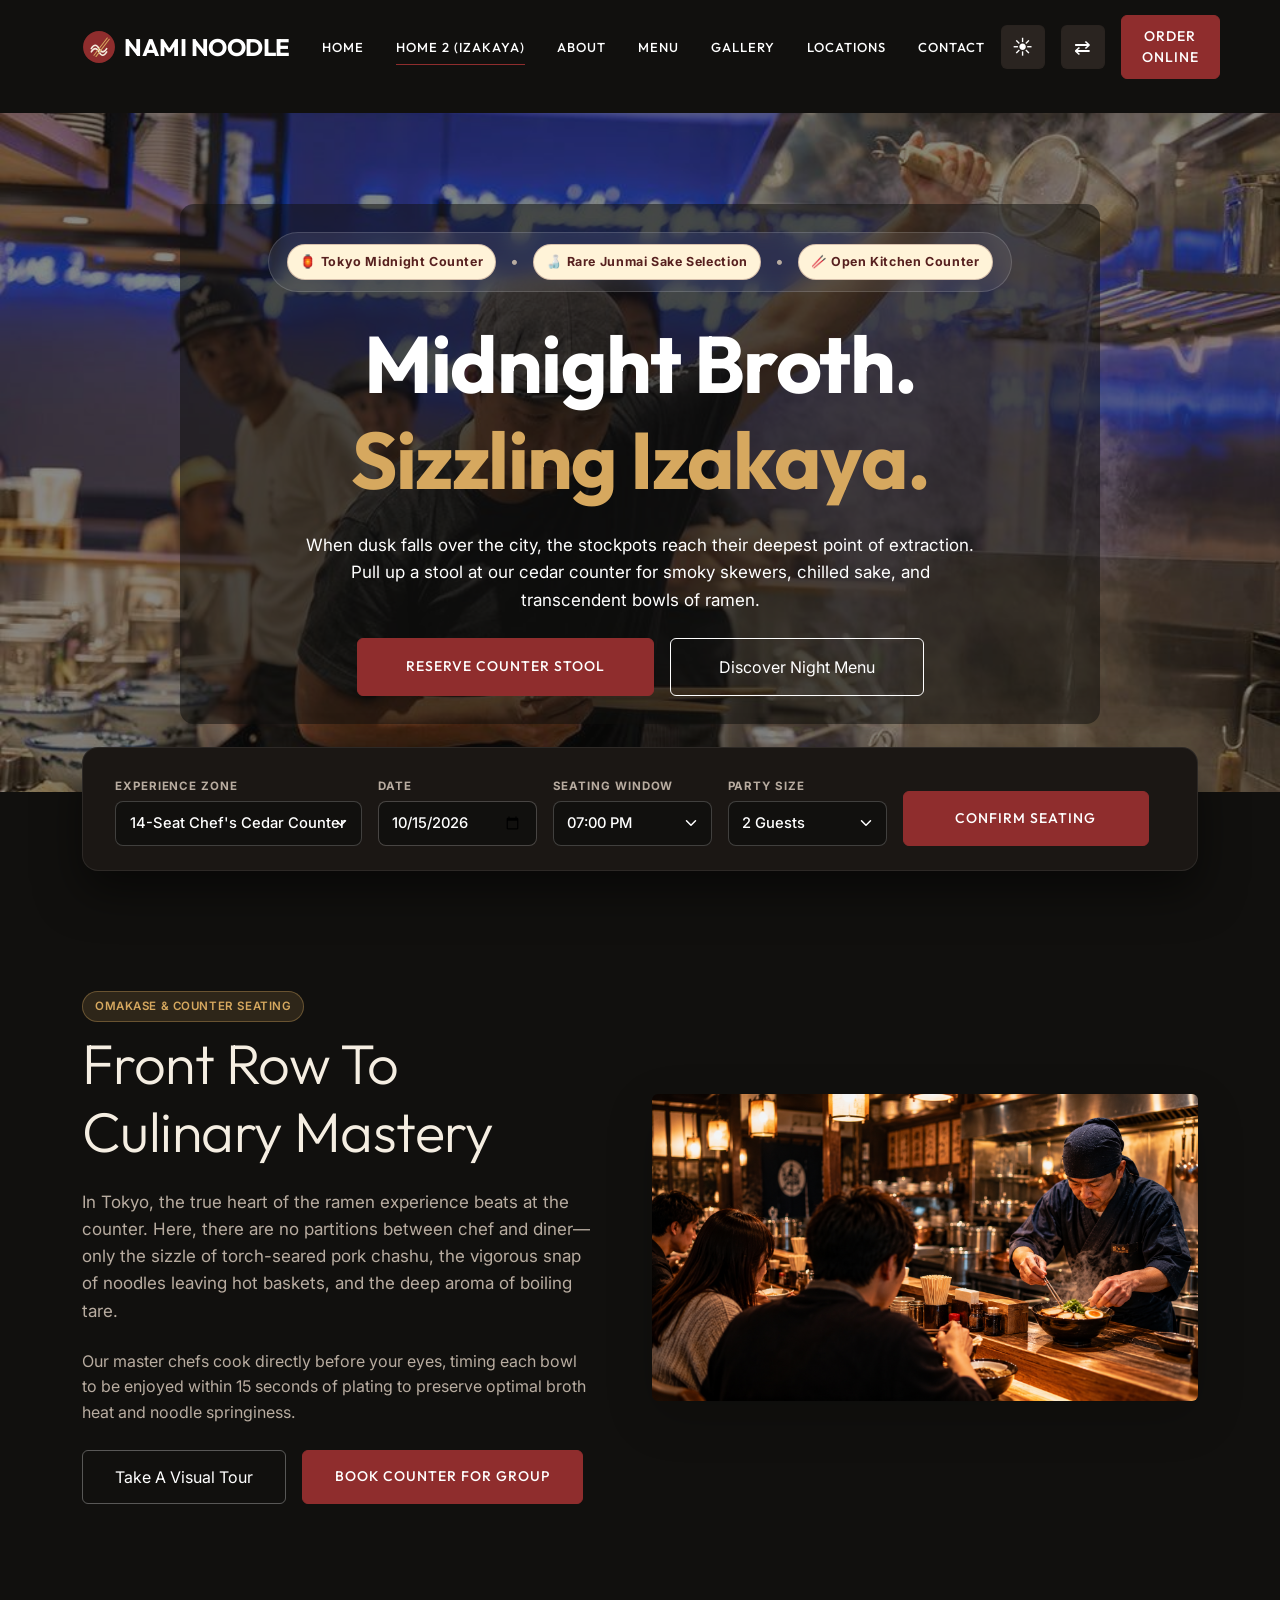
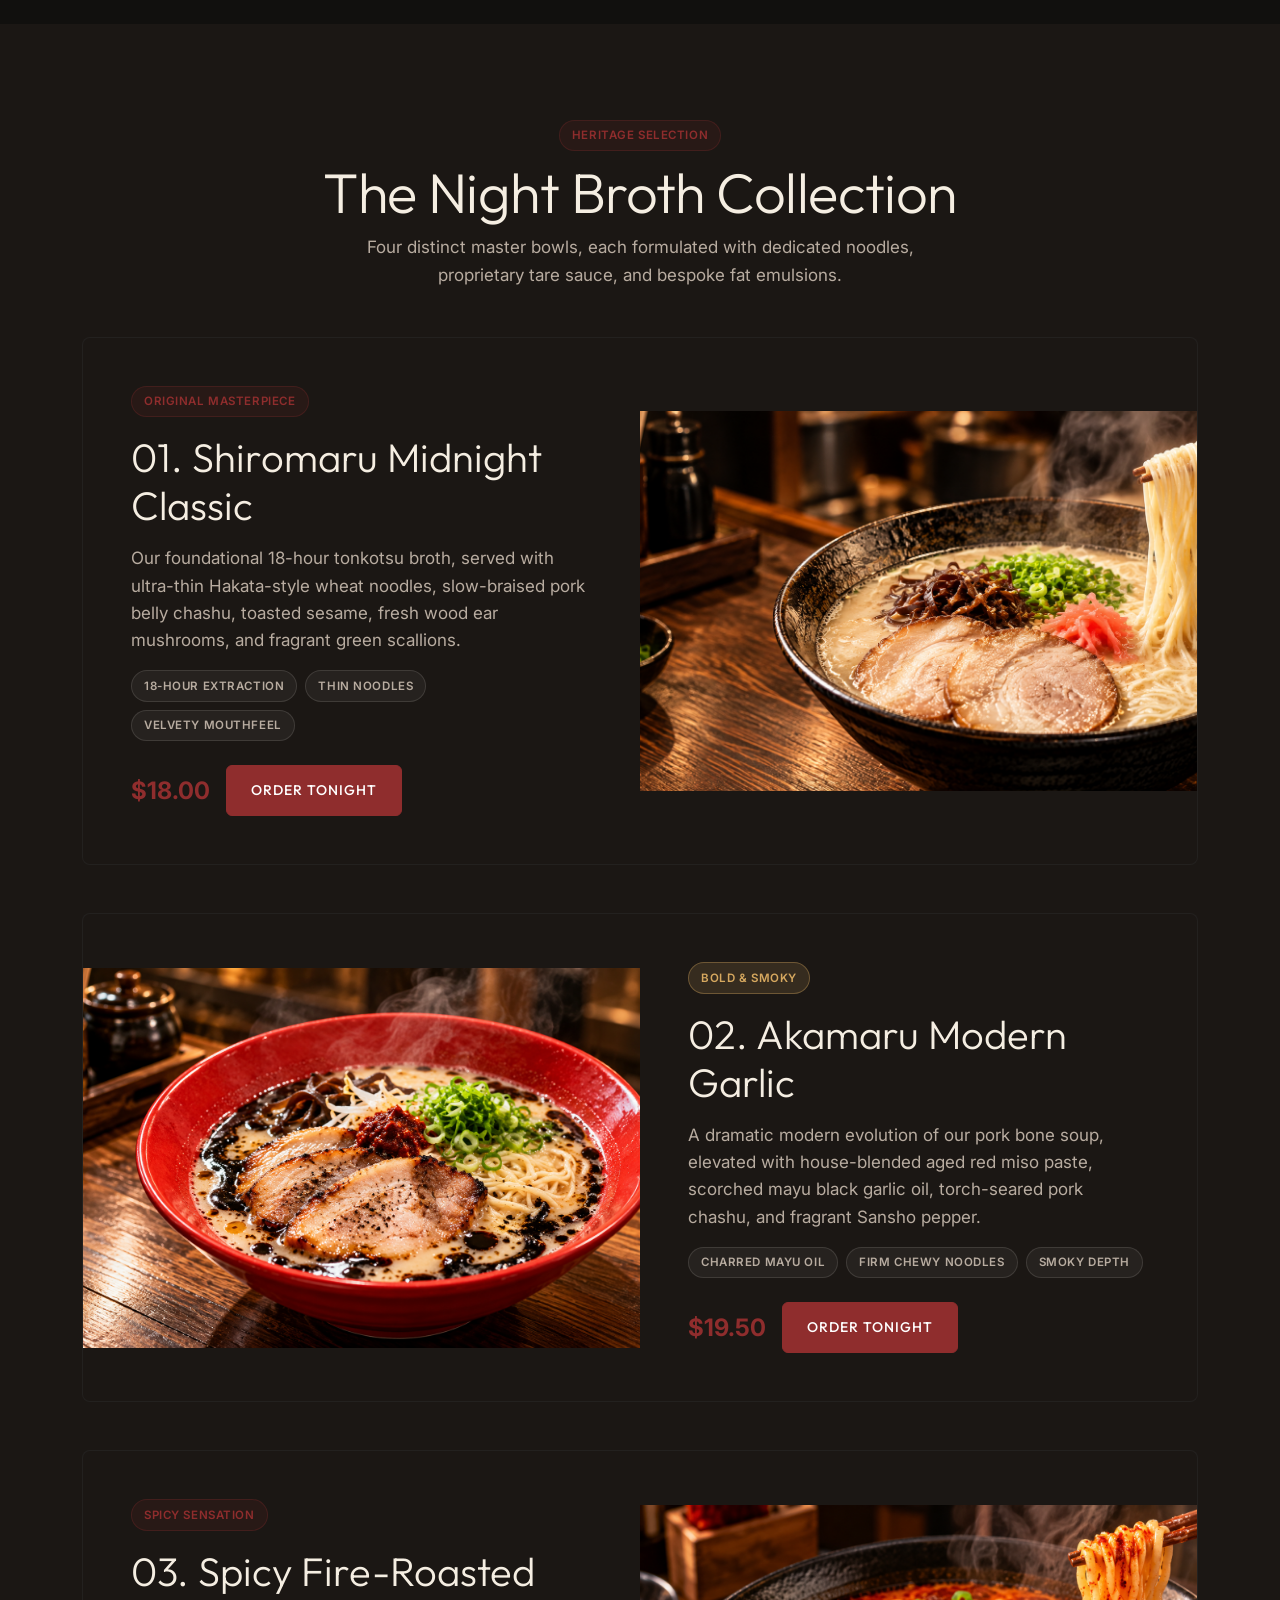
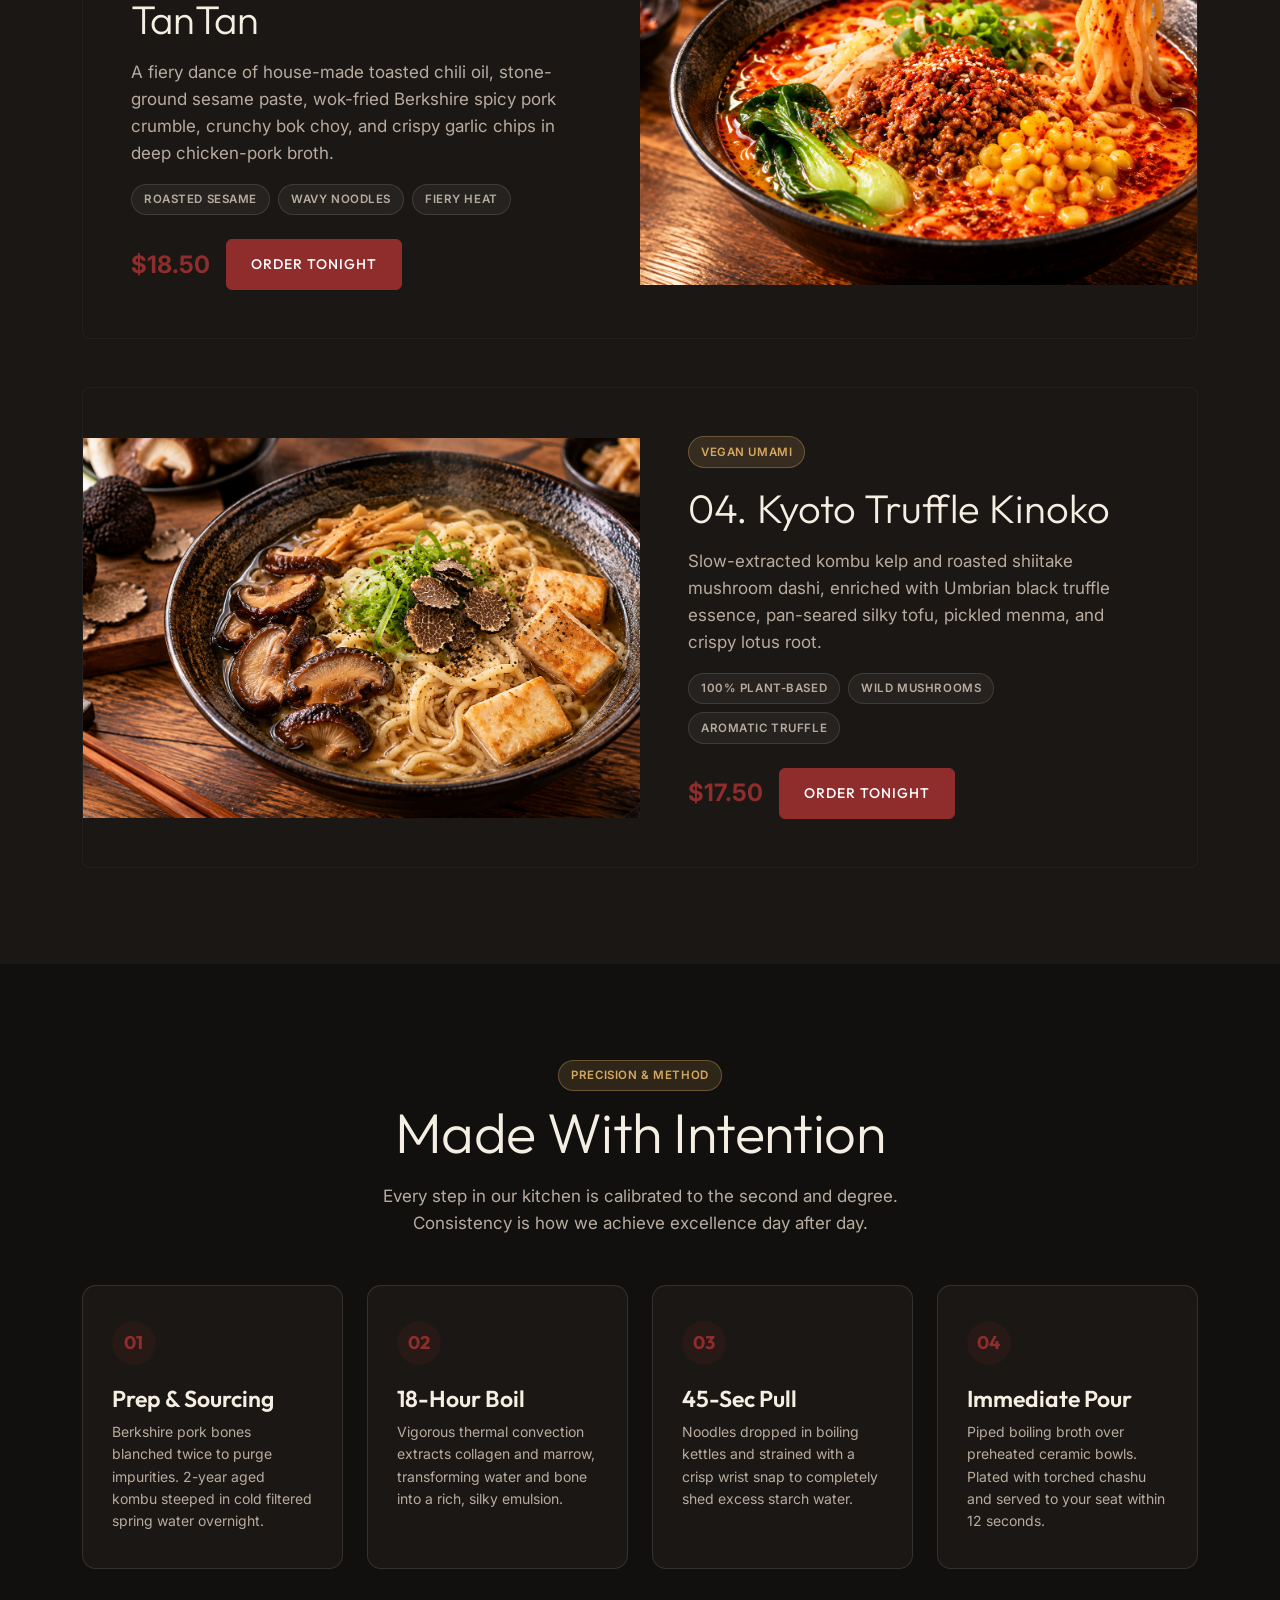
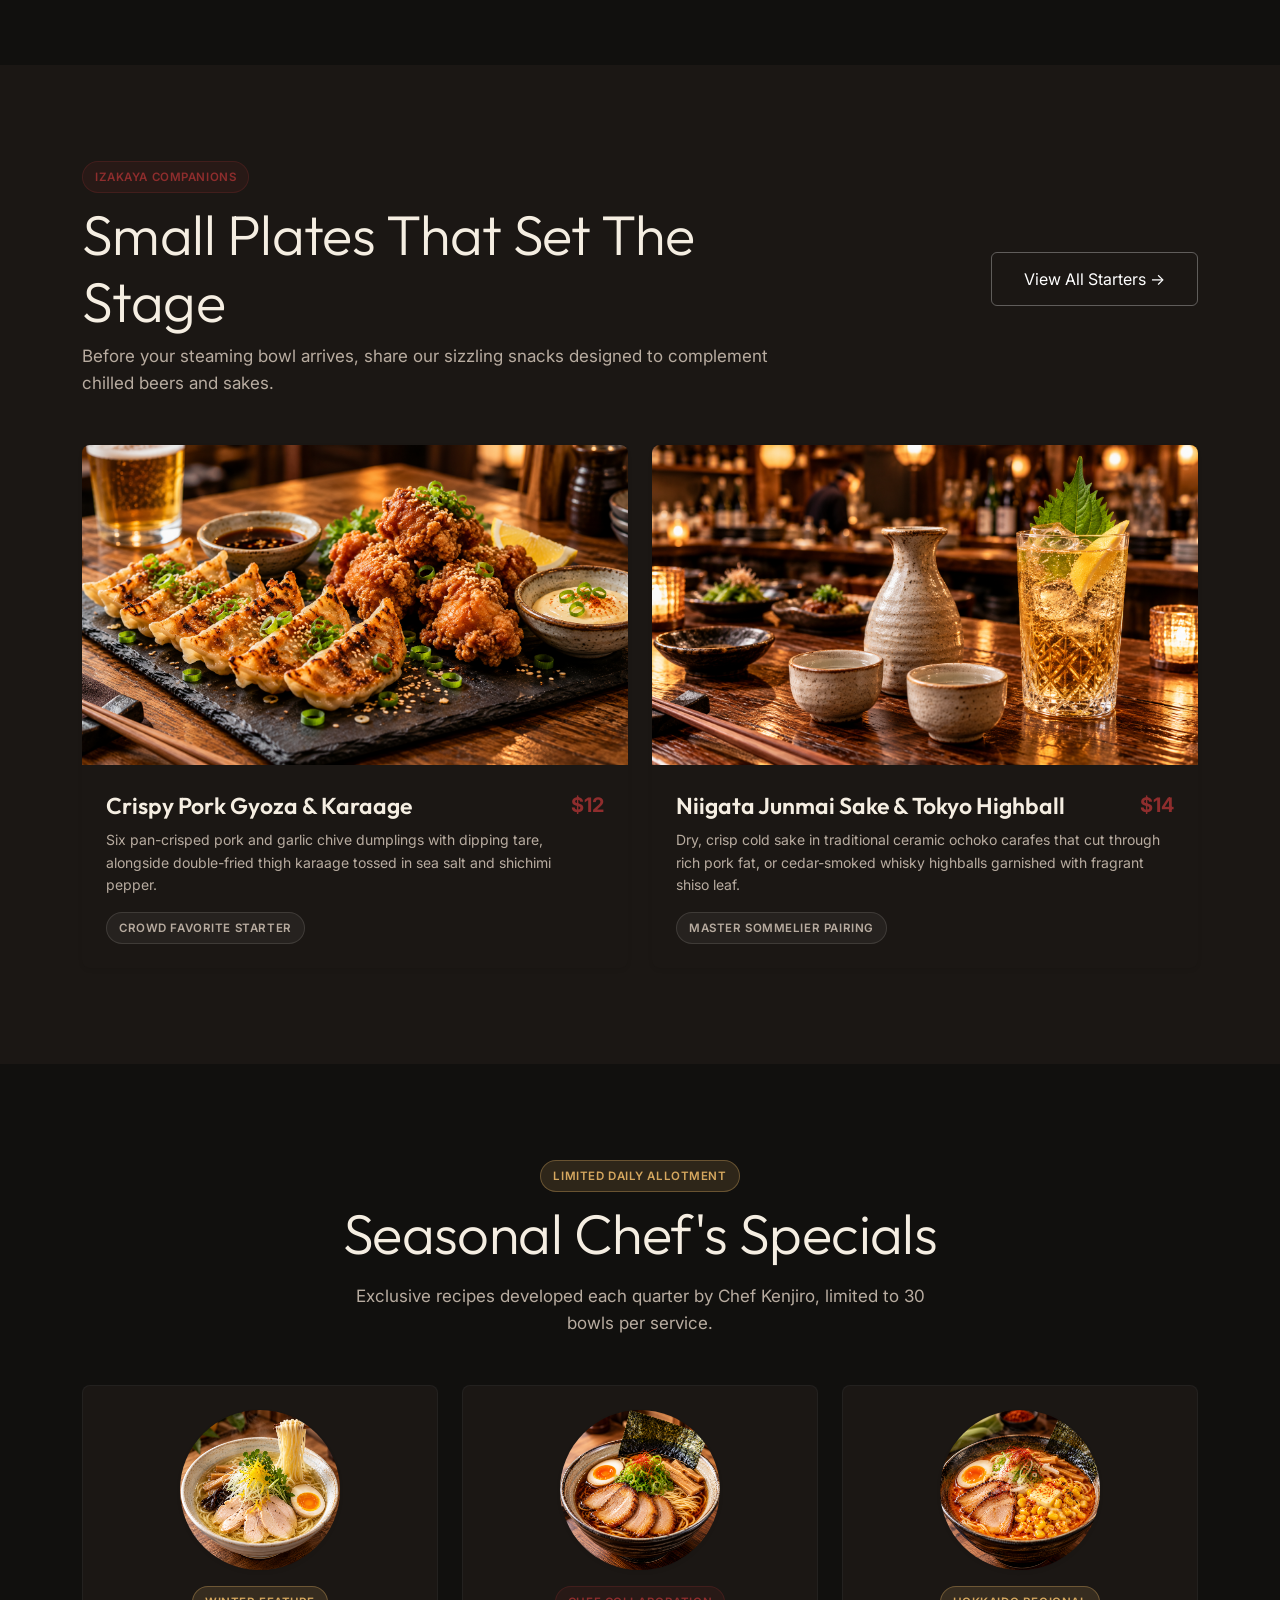
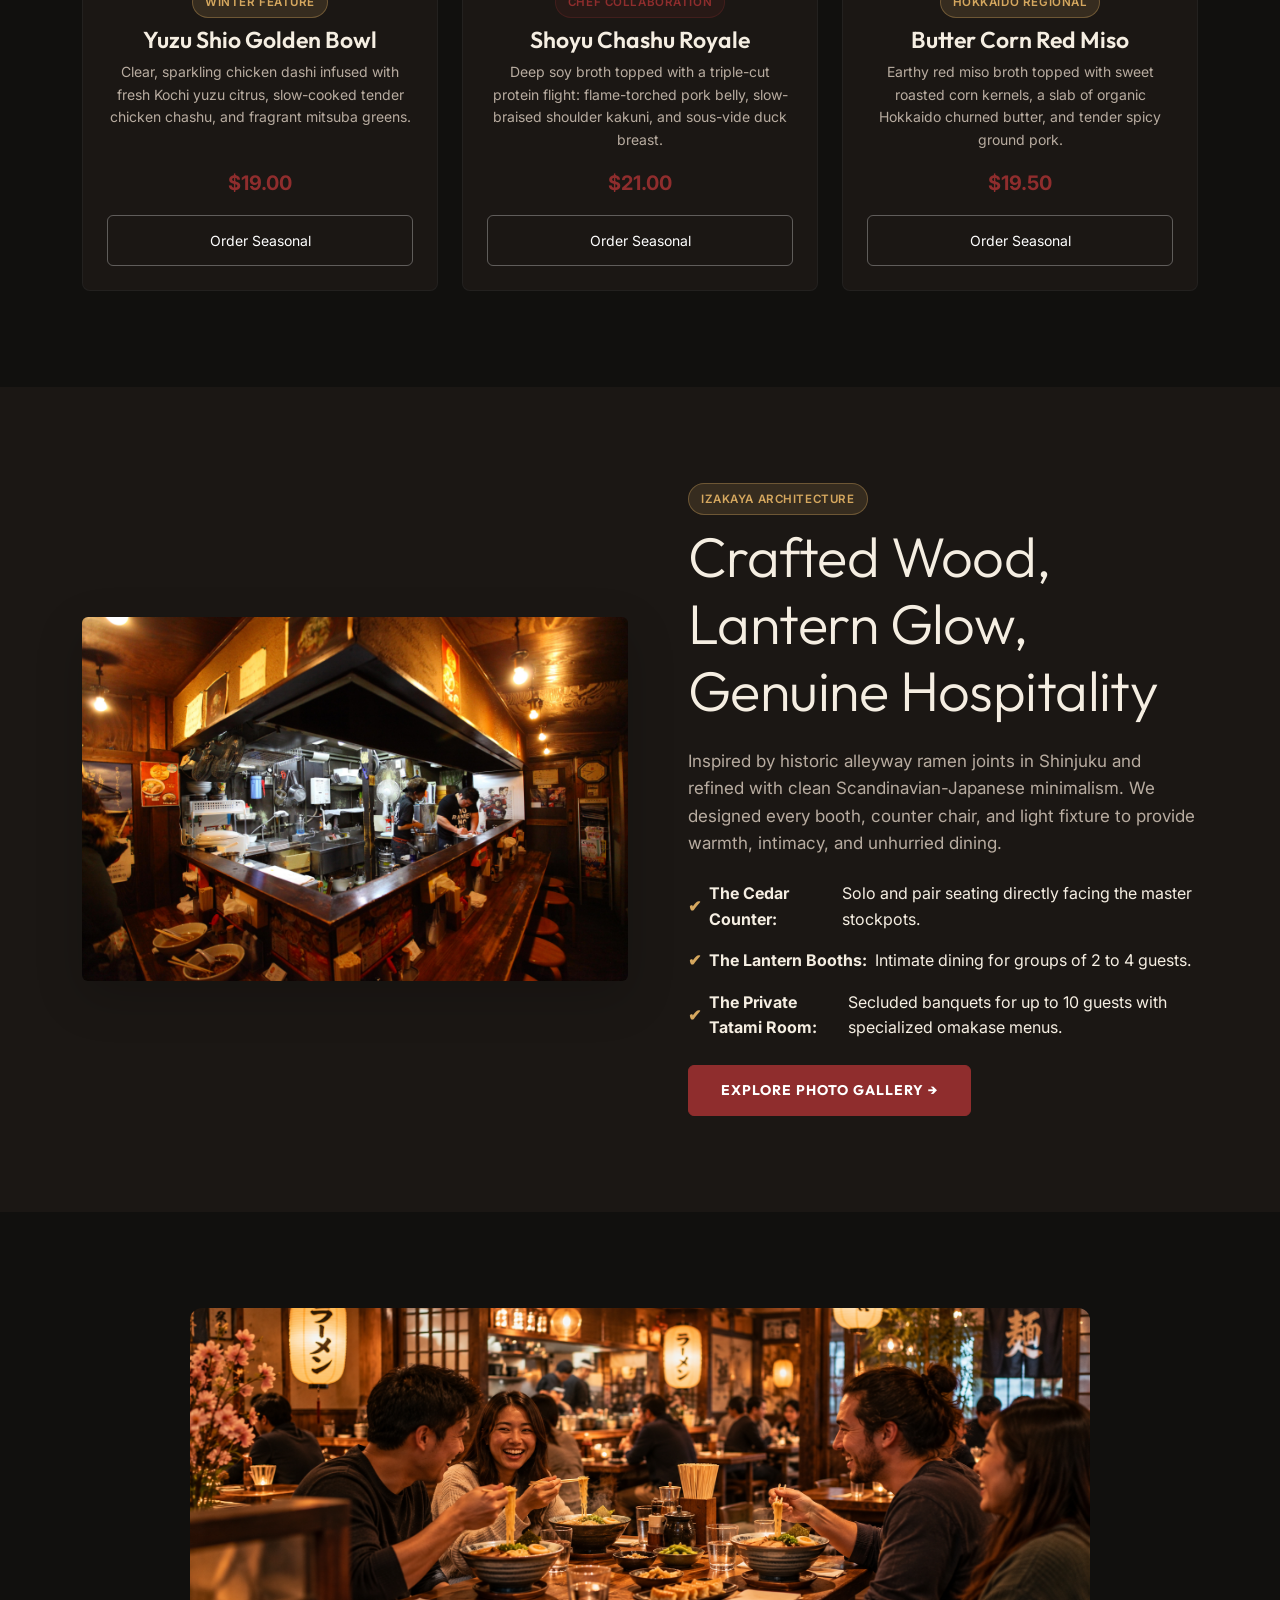
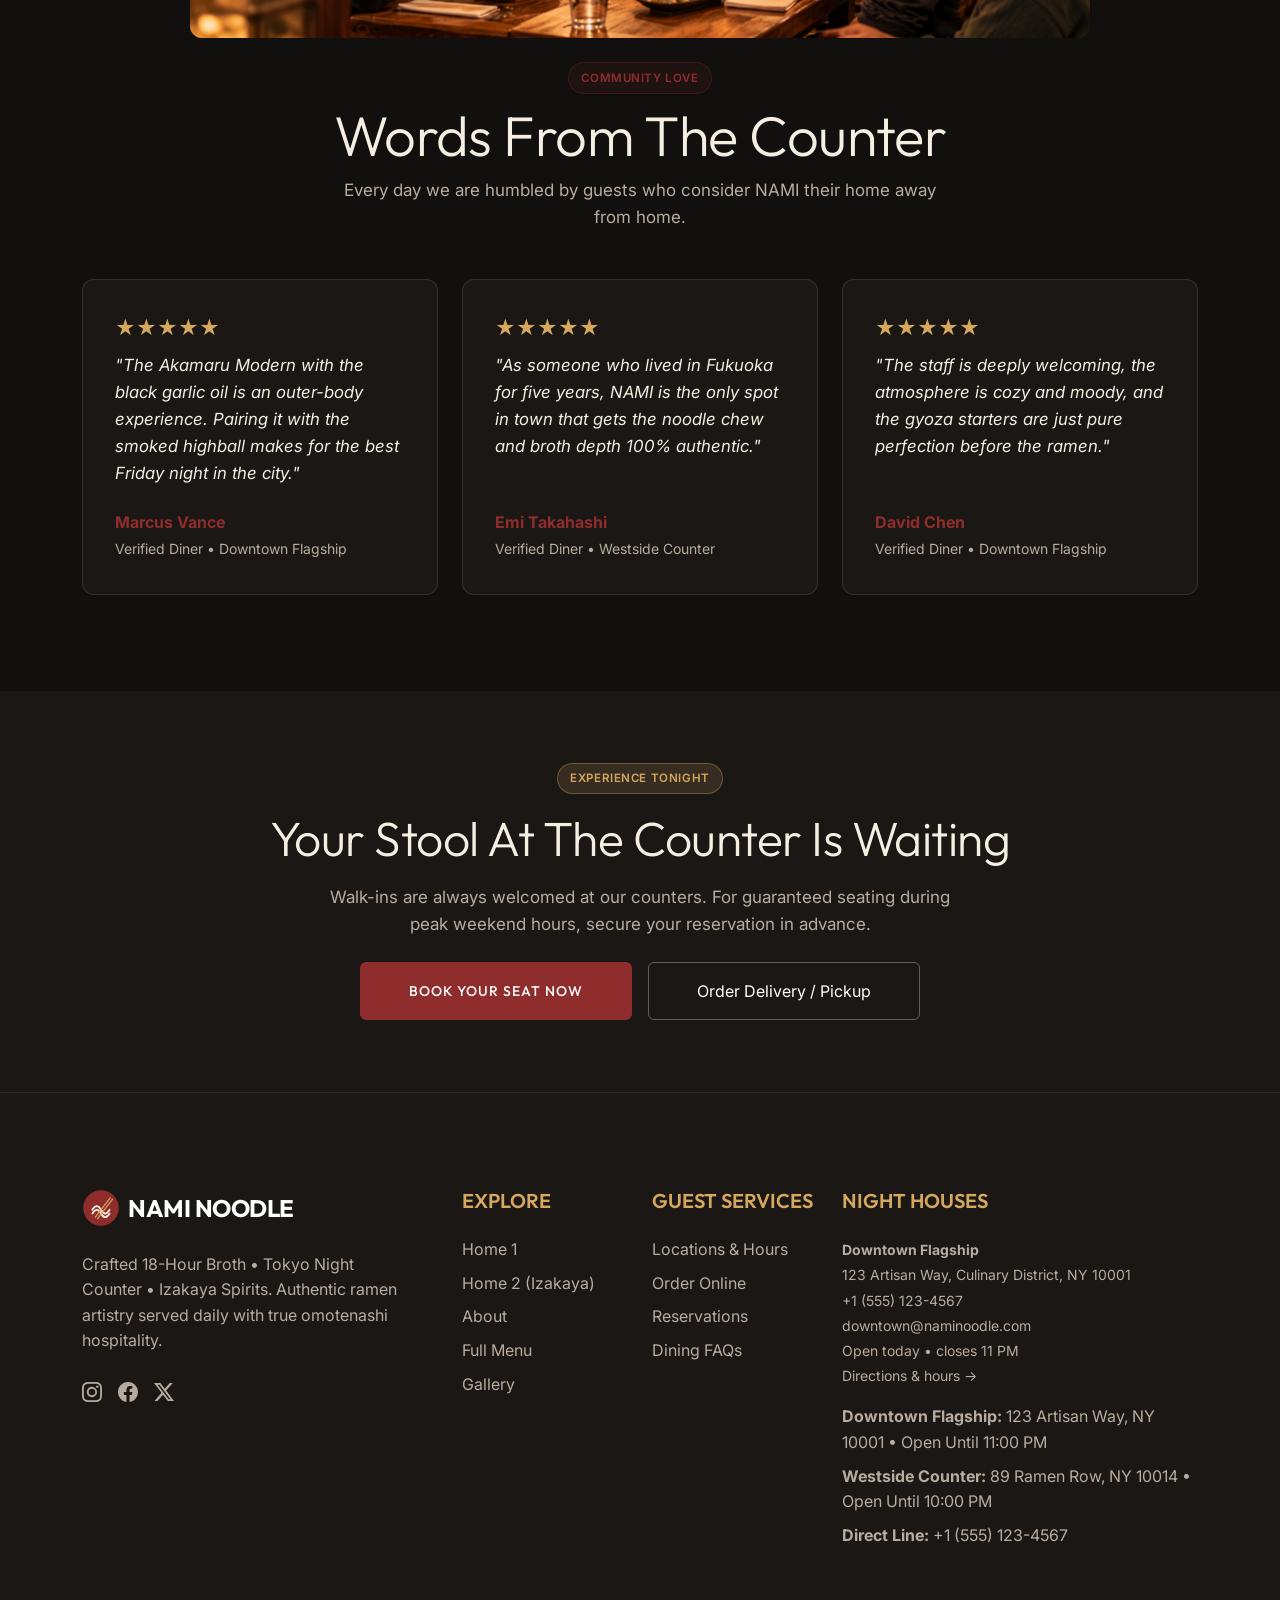
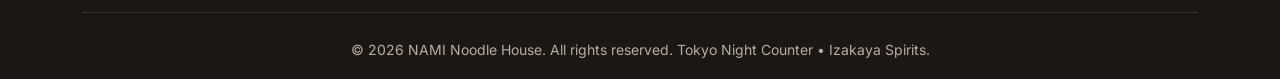
<file: home-2.html>
<!DOCTYPE html>
<html lang="en" data-theme="dark" dir="ltr">

<head>
    <meta charset="UTF-8">
    <meta name="viewport" content="width=device-width, initial-scale=1.0">
    <title>NAMI Noodle | Night Counter & Tokyo Izakaya</title>
    <meta name="description"
        content="Experience midnight broths, open kitchen cedar counters, and artisan izakaya small plates at NAMI Noodle.">

    <link rel="icon" type="image/svg+xml" href="assets/images/favicon.svg">
    <link href="https://cdn.jsdelivr.net/npm/bootstrap@5.3.2/dist/css/bootstrap.min.css" rel="stylesheet">
    <link rel="preconnect" href="https://fonts.googleapis.com">
    <link rel="preconnect" href="https://fonts.gstatic.com" crossorigin>
    <link
        href="https://fonts.googleapis.com/css2?family=Inter:wght@300;400;500;600&family=Outfit:wght@400;500;600;700;800&display=swap"
        rel="stylesheet">
    <link rel="stylesheet" href="assets/css/style.css">
    <link rel="stylesheet" href="assets/css/extensions.css">
</head>

<body class="home2-page">

    <!-- Navigation -->
    <nav class="navbar navbar-expand-xl fixed-top navbar-premium text-white bg-dark-deep" id="mainNav">
        <div class="container">
            <a class="navbar-brand d-flex align-items-center gap-2" href="index.html">
                <img src="assets/images/logo.svg" alt="NAMI Noodle" width="34" height="34">
                <span>NAMI NOODLE</span>
            </a>
            <button class="navbar-toggler border-0 filter-invert" type="button" data-bs-toggle="collapse"
                data-bs-target="#navC" aria-label="Toggle navigation"><span class="navbar-toggler-icon"></span></button>
            <div class="collapse navbar-collapse" id="navC">
                <ul class="navbar-nav mx-auto mb-2 mb-lg-0">
                    <li class="nav-item"><a class="nav-link" href="index.html">Home</a></li>
                    <li class="nav-item"><a class="nav-link active" href="home-2.html">Home 2 (Izakaya)</a></li>
                    <li class="nav-item"><a class="nav-link" href="our-story.html">About</a></li>
                    <li class="nav-item"><a class="nav-link" href="menu.html">Menu</a></li>
                    <li class="nav-item"><a class="nav-link" href="gallery.html">Gallery</a></li>
                    <li class="nav-item"><a class="nav-link" href="locations.html">Locations</a></li>
                    <li class="nav-item"><a class="nav-link" href="contact.html">Contact</a></li>
                </ul>
                <div class="d-flex flex-column flex-xl-row align-items-start align-items-xl-center gap-3 mt-4 mt-xl-0">
                    <div class="d-flex align-items-center gap-3">
                        <button class="nav-icon-btn" id="theme-toggle" aria-label="Toggle Dark/Light Mode">☀️</button>
                        <button class="nav-icon-btn" id="rtl-toggle" aria-label="Toggle RTL Mode">⇄</button>
                    </div>
                    <a href="order.html" class="btn btn-premium">Order Online</a>
                </div>
            </div>
        </div>
    </nav>

    <!-- SECTION 1: Immersive Night Hero -->
    <header class="vh-100 position-relative d-flex align-items-center overflow-hidden bg-dark-deep text-white">
        <div class="position-absolute w-100 h-100" style="z-index: 0;">
            <img src="assets/images/home2-hero.jpg" alt="Night Izakaya and Ramen Hero"
                class="w-100 h-100 object-fit-cover opacity-50">
        </div>
        <div class="container position-relative z-1">
            <div class="row">
                <div class="col-lg-10 mx-auto text-center">
                    <div class="reveal-up active hero-content-bg">
                        <div class="hero-badges-wrapper mb-4">
                            <span class="hero-badge-pill">🏮 Tokyo Midnight Counter</span>
                            <span class="text-white-50">•</span>
                            <span class="hero-badge-pill">🍶 Rare Junmai Sake Selection</span>
                            <span class="text-white-50">•</span>
                            <span class="hero-badge-pill">🥢 Open Kitchen Counter</span>
                        </div>
                        <h1 class="display-1 fw-bold mb-4 text-white">Midnight Broth.<br><span
                                class="text-accent">Sizzling Izakaya.</span></h1>
                        <p class="lead-text mb-4 text-white mx-auto" style="max-width: 680px;">When dusk falls over the
                            city, the stockpots reach their deepest point of extraction. Pull up a stool at our cedar
                            counter for smoky skewers, chilled sake, and transcendent bowls of ramen.</p>
                        <div class="d-flex flex-column flex-sm-row justify-content-center gap-3">
                            <a href="#night-counter" class="btn btn-premium px-5 py-3">Reserve Counter Stool</a>
                            <a href="menu.html"
                                class="btn btn-outline-premium text-white border-white px-5 py-3">Discover Night
                                Menu</a>
                        </div>
                    </div>
                </div>
            </div>
        </div>
    </header>

    <!-- SECTION 1.5: Night Reservation Bar -->
    <section class="reservation-bar-wrapper" id="night-counter">
        <div class="container">
            <div class="reservation-bar reveal-up active">
                <form id="nightReservationForm" class="row g-3 align-items-end">
                    <div class="col-md-3">
                        <label class="form-label" for="nightSeating">Experience Zone</label>
                        <select class="form-select" id="nightSeating" required>
                            <option value="counter" selected>14-Seat Chef's Cedar Counter</option>
                            <option value="booth">Lantern-Lit Private Booth</option>
                            <option value="tatami">Traditional Tatami Room (Groups)</option>
                        </select>
                    </div>
                    <div class="col-md-2 col-6">
                        <label class="form-label" for="nightDate">Date</label>
                        <input type="date" class="form-control" id="nightDate" value="2026-10-15" required>
                    </div>
                    <div class="col-md-2 col-6">
                        <label class="form-label" for="nightTime">Seating Window</label>
                        <select class="form-select" id="nightTime" required>
                            <option value="17:30">05:30 PM </option>
                            <option value="19:00" selected>07:00 PM </option>
                            <option value="20:45">08:45 PM </option>
                            <option value="22:15">10:15 PM </option>
                        </select>
                    </div>
                    <div class="col-md-2 col-6">
                        <label class="form-label" for="nightParty">Party Size</label>
                        <select class="form-select" id="nightParty" required>
                            <option value="1">1 Guest (Solo Stool)</option>
                            <option value="2" selected>2 Guests</option>
                            <option value="4">4 Guests</option>
                            <option value="6">6 Guests</option>
                        </select>
                    </div>
                    <div class="col-md-3 col-6">
                        <button type="submit" class="btn btn-premium w-100 py-2 py-md-3">Confirm Seating</button>
                    </div>
                </form>
                <div id="nightFeedback" class="mt-3 text-center text-success fw-bold d-none">
                    ✓ Counter seat held for you! Redirecting to confirm contact details...
                </div>
            </div>
        </div>
    </section>

    <!-- SECTION 2: The Master Counter Experience -->
    <section class="py-5 my-5">
        <div class="container py-4">
            <div class="row align-items-center reveal-up">
                <div class="col-lg-6 mb-5 mb-lg-0 pe-lg-5">
                    <span class="badge-tag badge-tag-accent mb-2">OMAKASE & COUNTER SEATING</span>
                    <h2 class="display-4 mb-4">Front Row To Culinary Mastery</h2>
                    <p class="lead-text mb-4">In Tokyo, the true heart of the ramen experience beats at the counter.
                        Here, there are no partitions between chef and diner—only the sizzle of torch-seared pork
                        chashu, the vigorous snap of noodles leaving hot baskets, and the deep aroma of boiling tare.
                    </p>
                    <p class="text-muted mb-4">Our master chefs cook directly before your eyes, timing each bowl to be
                        enjoyed within 15 seconds of plating to preserve optimal broth heat and noodle springiness.</p>
                    <div class="d-flex flex-wrap gap-3">
                        <a href="gallery.html" class="btn btn-outline-premium">Take A Visual Tour</a>
                        <a href="contact.html" class="btn btn-premium">Book Counter For Group</a>
                    </div>
                </div>
                <div class="col-lg-6">
                    <div class="position-relative hover-lift">
                        <img src="assets/images/home2-img.png" alt="Master ramen chef at NAMI Noodle cedar counter"
                            class="img-fluid rounded-2 shadow-lg w-100" style="max-height: 500px; object-fit: cover;">

                    </div>
                </div>
            </div>
        </div>
    </section>

    <!-- SECTION 3: The Broth Collection (Expanded) -->
    <section class="py-5 bg-surface overflow-hidden broth-collection-section">
        <div class="container py-5 reveal-up">
            <div class="text-center mb-5">
                <span class="badge-tag badge-tag-primary mb-2">HERITAGE SELECTION</span>
                <h2 class="display-4 mb-2">The Night Broth Collection</h2>
                <p class="lead-text mx-auto" style="max-width: 620px;">Four distinct master bowls, each formulated with
                    dedicated noodles, proprietary tare sauce, and bespoke fat emulsions.</p>
            </div>

            <!-- Broth 1 -->
            <div
                class="row g-0 align-items-center mb-5 bg-surface rounded-3 border border-secondary border-opacity-10 overflow-hidden hover-lift">
                <div class="col-md-6 order-2 order-md-1 p-4 p-lg-5">
                    <span class="badge-tag badge-tag-primary mb-3">ORIGINAL MASTERPIECE</span>
                    <h3 class="display-6 mb-3">01. Shiromaru Midnight Classic</h3>
                    <p class="lead-text mb-3">Our foundational 18-hour tonkotsu broth, served with ultra-thin
                        Hakata-style wheat noodles, slow-braised pork belly chashu, toasted sesame, fresh wood ear
                        mushrooms, and fragrant green scallions.</p>
                    <div class="d-flex flex-wrap gap-2 mb-4">
                        <span class="badge-tag badge-tag-subtle">18-Hour Extraction</span>
                        <span class="badge-tag badge-tag-subtle">Thin Noodles</span>
                        <span class="badge-tag badge-tag-subtle">Velvety Mouthfeel</span>
                    </div>
                    <div class="d-flex align-items-center gap-3">
                        <span class="fs-4 fw-bold text-primary">$18.00</span>
                        <a href="order.html?item=shiromaru" class="btn btn-premium btn-sm px-4">Order Tonight</a>
                    </div>
                </div>
                <div class="col-md-6 order-1 order-md-2">
                    <img src="assets/images/heritage1.png" alt="Shiromaru Midnight Classic" class="img-fluid w-100"
                        style="height: 380px; object-fit: cover;">
                </div>
            </div>

            <!-- Broth 2 -->
            <div
                class="row g-0 align-items-center mb-5 bg-surface rounded-3 border border-secondary border-opacity-10 overflow-hidden hover-lift">
                <div class="col-md-6">
                    <img src="assets/images/heritage2.png" alt="Akamaru Modern Black Garlic" class="img-fluid w-100"
                        style="height: 380px; object-fit: cover;">
                </div>
                <div class="col-md-6 p-4 p-lg-5">
                    <span class="badge-tag badge-tag-accent mb-3">BOLD & SMOKY</span>
                    <h3 class="display-6 mb-3">02. Akamaru Modern Garlic</h3>
                    <p class="lead-text mb-3">A dramatic modern evolution of our pork bone soup, elevated with
                        house-blended aged red miso paste, scorched mayu black garlic oil, torch-seared pork chashu, and
                        fragrant Sansho pepper.</p>
                    <div class="d-flex flex-wrap gap-2 mb-4">
                        <span class="badge-tag badge-tag-subtle">Charred Mayu Oil</span>
                        <span class="badge-tag badge-tag-subtle">Firm Chewy Noodles</span>
                        <span class="badge-tag badge-tag-subtle">Smoky Depth</span>
                    </div>
                    <div class="d-flex align-items-center gap-3">
                        <span class="fs-4 fw-bold text-primary">$19.50</span>
                        <a href="order.html?item=black-garlic" class="btn btn-premium btn-sm px-4">Order Tonight</a>
                    </div>
                </div>
            </div>

            <!-- Broth 3 -->
            <div
                class="row g-0 align-items-center mb-5 bg-surface rounded-3 border border-secondary border-opacity-10 overflow-hidden hover-lift">
                <div class="col-md-6 order-2 order-md-1 p-4 p-lg-5">
                    <span class="badge-tag badge-tag-primary mb-3">SPICY SENSATION</span>
                    <h3 class="display-6 mb-3">03. Spicy Fire-Roasted TanTan</h3>
                    <p class="lead-text mb-3">A fiery dance of house-made toasted chili oil, stone-ground sesame paste,
                        wok-fried Berkshire spicy pork crumble, crunchy bok choy, and crispy garlic chips in deep
                        chicken-pork broth.</p>
                    <div class="d-flex flex-wrap gap-2 mb-4">
                        <span class="badge-tag badge-tag-subtle">Roasted Sesame</span>
                        <span class="badge-tag badge-tag-subtle">Wavy Noodles</span>
                        <span class="badge-tag badge-tag-subtle">Fiery Heat</span>
                    </div>
                    <div class="d-flex align-items-center gap-3">
                        <span class="fs-4 fw-bold text-primary">$18.50</span>
                        <a href="order.html?item=spicy-miso" class="btn btn-premium btn-sm px-4">Order Tonight</a>
                    </div>
                </div>
                <div class="col-md-6 order-1 order-md-2">
                    <img src="assets/images/heritage3.png" alt="Spicy Fire-Roasted TanTan" class="img-fluid w-100"
                        style="height: 380px; object-fit: cover;">
                </div>
            </div>

            <!-- Broth 4 -->
            <div
                class="row g-0 align-items-center bg-surface rounded-3 border border-secondary border-opacity-10 overflow-hidden hover-lift">
                <div class="col-md-6">
                    <img src="assets/images/heritage4.png" alt="Kyoto Truffle Kinoko" class="img-fluid w-100"
                        style="height: 380px; object-fit: cover;">
                </div>
                <div class="col-md-6 p-4 p-lg-5">
                    <span class="badge-tag badge-tag-accent mb-3">VEGAN UMAMI</span>
                    <h3 class="display-6 mb-3">04. Kyoto Truffle Kinoko</h3>
                    <p class="lead-text mb-3">Slow-extracted kombu kelp and roasted shiitake mushroom dashi, enriched
                        with Umbrian black truffle essence, pan-seared silky tofu, pickled menma, and crispy lotus root.
                    </p>
                    <div class="d-flex flex-wrap gap-2 mb-4">
                        <span class="badge-tag badge-tag-subtle">100% Plant-Based</span>
                        <span class="badge-tag badge-tag-subtle">Wild Mushrooms</span>
                        <span class="badge-tag badge-tag-subtle">Aromatic Truffle</span>
                    </div>
                    <div class="d-flex align-items-center gap-3">
                        <span class="fs-4 fw-bold text-primary">$17.50</span>
                        <a href="order.html?item=truffle-kinoko" class="btn btn-premium btn-sm px-4">Order Tonight</a>
                    </div>
                </div>
            </div>
        </div>
    </section>

    <!-- SECTION 4: Made With Intention (The 4 Scientific Stages) -->
    <section class="py-5">
        <div class="container py-5 reveal-up text-center">
            <span class="badge-tag badge-tag-accent mb-2">PRECISION & METHOD</span>
            <h2 class="display-4 mb-3">Made With Intention</h2>
            <p class="lead-text mx-auto mb-5" style="max-width: 600px;">Every step in our kitchen is calibrated to the
                second and degree. Consistency is how we achieve excellence day after day.</p>

            <div class="row g-4 justify-content-center">
                <div class="col-sm-6 col-lg-3">
                    <div class="journey-step-card text-start">
                        <div class="step-number-pill">01</div>
                        <h4 class="mb-2">Prep & Sourcing</h4>
                        <p class="text-muted small mb-0">Berkshire pork bones blanched twice to purge impurities. 2-year
                            aged kombu steeped in cold filtered spring water overnight.</p>
                    </div>
                </div>
                <div class="col-sm-6 col-lg-3">
                    <div class="journey-step-card text-start">
                        <div class="step-number-pill">02</div>
                        <h4 class="mb-2">18-Hour Boil</h4>
                        <p class="text-muted small mb-0">Vigorous thermal convection extracts collagen and marrow,
                            transforming water and bone into a rich, silky emulsion.</p>
                    </div>
                </div>
                <div class="col-sm-6 col-lg-3">
                    <div class="journey-step-card text-start">
                        <div class="step-number-pill">03</div>
                        <h4 class="mb-2">45-Sec Pull</h4>
                        <p class="text-muted small mb-0">Noodles dropped in boiling kettles and strained with a crisp
                            wrist snap to completely shed excess starch water.</p>
                    </div>
                </div>
                <div class="col-sm-6 col-lg-3">
                    <div class="journey-step-card text-start">
                        <div class="step-number-pill">04</div>
                        <h4 class="mb-2">Immediate Pour</h4>
                        <p class="text-muted small mb-0">Piped boiling broth over preheated ceramic bowls. Plated with
                            torched chashu and served to your seat within 12 seconds.</p>
                    </div>
                </div>
            </div>
        </div>
    </section>

    <!-- SECTION 5: Sizzling Izakaya Starters & Small Plates -->
    <section class="py-5 bg-surface">
        <div class="container py-5 reveal-up">
            <div class="row align-items-center mb-5">
                <div class="col-lg-8">
                    <span class="badge-tag badge-tag-primary mb-2">IZAKAYA COMPANIONS</span>
                    <h2 class="display-4 mb-2">Small Plates That Set The Stage</h2>
                    <p class="lead-text mb-0">Before your steaming bowl arrives, share our sizzling snacks designed to
                        complement chilled beers and sakes.</p>
                </div>
                <div class="col-lg-4 text-lg-end mt-4 mt-lg-0">
                    <a href="menu.html?filter=starters" class="btn btn-outline-premium">View All Starters &rarr;</a>
                </div>
            </div>

            <div class="row g-4">
                <div class="col-lg-6">
                    <div class="card border-0 bg-surface rounded-3 overflow-hidden shadow-sm h-100 hover-lift">
                        <img src="assets/images/companian1.png" alt="Pan-fried gyoza and karaage chicken" class="w-100"
                            style="height: 320px; object-fit: cover;">
                        <div class="p-4">
                            <div class="d-flex justify-content-between align-items-center mb-2">
                                <h4 class="mb-0">Crispy Pork Gyoza & Karaage</h4>
                                <span class="fs-5 fw-bold text-primary">$12</span>
                            </div>
                            <p class="text-muted small mb-3">Six pan-crisped pork and garlic chive dumplings with
                                dipping tare, alongside double-fried thigh karaage tossed in sea salt and shichimi
                                pepper.</p>
                            <span class="badge-tag badge-tag-subtle">Crowd Favorite Starter</span>
                        </div>
                    </div>
                </div>
                <div class="col-lg-6">
                    <div class="card border-0 bg-surface rounded-3 overflow-hidden shadow-sm h-100 hover-lift">
                        <img src="assets/images/companian2.png" alt="Sake pairing set and highball" class="w-100"
                            style="height: 320px; object-fit: cover;">
                        <div class="p-4">
                            <div class="d-flex justify-content-between align-items-center mb-2">
                                <h4 class="mb-0">Niigata Junmai Sake & Tokyo Highball</h4>
                                <span class="fs-5 fw-bold text-primary">$14</span>
                            </div>
                            <p class="text-muted small mb-3">Dry, crisp cold sake in traditional ceramic ochoko carafes
                                that cut through rich pork fat, or cedar-smoked whisky highballs garnished with fragrant
                                shiso leaf.</p>
                            <span class="badge-tag badge-tag-subtle">Master Sommelier Pairing</span>
                        </div>
                    </div>
                </div>
            </div>
        </div>
    </section>

    <!-- SECTION 6: Seasonal Feature Bowls (Real, Distinct Offerings) -->
    <section class="py-5 text-center specials-section">
        <div class="container py-5 reveal-up">
            <span class="badge-tag badge-tag-accent mb-2">LIMITED DAILY ALLOTMENT</span>
            <h2 class="display-4 mb-3">Seasonal Chef's Specials</h2>
            <p class="lead-text mx-auto mb-5" style="max-width: 600px;">Exclusive recipes developed each quarter by Chef
                Kenjiro, limited to 30 bowls per service.</p>

            <div class="row g-4 justify-content-center">
                <!-- Seasonal 1 -->
                <div class="col-md-4">
                    <div
                        class="card bg-surface border border-secondary border-opacity-10 rounded-3 p-4 hover-lift h-100">
                        <img src="assets/images/special1.png" class="rounded-circle mb-3 mx-auto shadow-sm"
                            style="width: 160px; height: 160px; object-fit: cover;" alt="Yuzu Shio Golden Bowl">
                        <span class="badge-tag badge-tag-accent align-self-center mb-2">Winter Feature</span>
                        <h4 class="mb-2">Yuzu Shio Golden Bowl</h4>
                        <p class="text-muted small mb-3">Clear, sparkling chicken dashi infused with fresh Kochi yuzu
                            citrus, slow-cooked tender chicken chashu, and fragrant mitsuba greens.</p>
                        <div class="mt-auto">
                            <span class="fw-bold fs-5 text-primary d-block mb-3">$19.00</span>
                            <a href="order.html?item=yuzu" class="btn btn-outline-premium btn-sm w-100">Order
                                Seasonal</a>
                        </div>
                    </div>
                </div>
                <!-- Seasonal 2 -->
                <div class="col-md-4">
                    <div
                        class="card bg-surface border border-secondary border-opacity-10 rounded-3 p-4 hover-lift h-100">
                        <img src="assets/images/special2.png" class="rounded-circle mb-3 mx-auto shadow-sm"
                            style="width: 160px; height: 160px; object-fit: cover;" alt="Tokyo Shoyu Chashu Royale">
                        <span class="badge-tag badge-tag-primary align-self-center mb-2">Chef Collaboration</span>
                        <h4 class="mb-2">Shoyu Chashu Royale</h4>
                        <p class="text-muted small mb-3">Deep soy broth topped with a triple-cut protein flight:
                            flame-torched pork belly, slow-braised shoulder kakuni, and sous-vide duck breast.</p>
                        <div class="mt-auto">
                            <span class="fw-bold fs-5 text-primary d-block mb-3">$21.00</span>
                            <a href="order.html?item=shoyu-royale" class="btn btn-outline-premium btn-sm w-100">Order
                                Seasonal</a>
                        </div>
                    </div>
                </div>
                <!-- Seasonal 3 -->
                <div class="col-md-4">
                    <div
                        class="card bg-surface border border-secondary border-opacity-10 rounded-3 p-4 hover-lift h-100">
                        <img src="assets/images/special3.png" class="rounded-circle mb-3 mx-auto shadow-sm"
                            style="width: 160px; height: 160px; object-fit: cover;" alt="Hokkaido Butter Corn Miso">
                        <span class="badge-tag badge-tag-accent align-self-center mb-2">Hokkaido Regional</span>
                        <h4 class="mb-2">Butter Corn Red Miso</h4>
                        <p class="text-muted small mb-3">Earthy red miso broth topped with sweet roasted corn kernels, a
                            slab of organic Hokkaido churned butter, and tender spicy ground pork.</p>
                        <div class="mt-auto">
                            <span class="fw-bold fs-5 text-primary d-block mb-3">$19.50</span>
                            <a href="order.html?item=butter-miso" class="btn btn-outline-premium btn-sm w-100">Order
                                Seasonal</a>
                        </div>
                    </div>
                </div>
            </div>
        </div>
    </section>

    <!-- SECTION 7: Our House & Spatial Architecture -->
    <section class="py-5 bg-surface">
        <div class="container py-5 reveal-up">
            <div class="row align-items-center">
                <div class="col-lg-6 mb-4 mb-lg-0">
                    <img src="assets/images/house.jpg" alt="Interior of NAMI Noodle House"
                        class="img-fluid rounded-2 shadow-lg w-100" style="max-height: 480px; object-fit: cover;">
                </div>
                <div class="col-lg-6 ps-lg-5 text-center text-lg-start">
                    <span class="badge-tag badge-tag-accent mb-2">IZAKAYA ARCHITECTURE</span>
                    <h2 class="display-4 mb-4">Crafted Wood, Lantern Glow, Genuine Hospitality</h2>
                    <p class="lead-text mb-4">Inspired by historic alleyway ramen joints in Shinjuku and refined with
                        clean Scandinavian-Japanese minimalism. We designed every booth, counter chair, and light
                        fixture to provide warmth, intimacy, and unhurried dining.</p>
                    <ul class="list-unstyled d-flex flex-column gap-3 mb-4 text-start">
                        <li class="d-flex align-items-center gap-2"><span class="text-accent fw-bold">&#x2714;</span>
                            <strong>The Cedar Counter:</strong> Solo and pair seating directly facing the master
                            stockpots.
                        </li>
                        <li class="d-flex align-items-center gap-2"><span class="text-accent fw-bold">&#x2714;</span>
                            <strong>The Lantern Booths:</strong> Intimate dining for groups of 2 to 4 guests.
                        </li>
                        <li class="d-flex align-items-center gap-2"><span class="text-accent fw-bold">&#x2714;</span>
                            <strong>The Private Tatami Room:</strong> Secluded banquets for up to 10 guests with
                            specialized omakase menus.
                        </li>
                    </ul>
                    <a href="gallery.html" class="btn btn-premium text-uppercase fw-bold">Explore Photo Gallery
                        &rarr;</a>
                </div>
            </div>
        </div>
    </section>

    <!-- SECTION 8: What Diners Say (Testimonial Grid) -->
    <section class="py-5 my-4 testimonials-section">
        <div class="container py-4 reveal-up">
            <div class="community-love-image mb-4"><img src="assets/images/community.png"
                    alt="Guests sharing ramen at the NAMI counter" loading="lazy"></div>

            <div class="text-center mb-5">
                <span class="badge-tag badge-tag-primary mb-2">COMMUNITY LOVE</span>
                <h2 class="display-4">Words From The Counter</h2>
                <p class="lead-text mx-auto" style="max-width: 600px;">Every day we are humbled by guests who consider
                    NAMI their home away from home.</p>
            </div>

            <div class="row g-4">
                <div class="col-md-4">
                    <div class="press-card hover-lift">
                        <div>
                            <div class="text-accent fs-5 mb-2">★★★★★</div>
                            <p class="press-quote">"The Akamaru Modern with the black garlic oil is an outer-body
                                experience. Pairing it with the smoked highball makes for the best Friday night in the
                                city."</p>
                        </div>
                        <div>
                            <strong class="d-block text-primary">Marcus Vance</strong>
                            <small class="text-muted">Verified Diner &bull; Downtown Flagship</small>
                        </div>
                    </div>
                </div>
                <div class="col-md-4">
                    <div class="press-card hover-lift">
                        <div>
                            <div class="text-accent fs-5 mb-2">★★★★★</div>
                            <p class="press-quote">"As someone who lived in Fukuoka for five years, NAMI is the only
                                spot in town that gets the noodle chew and broth depth 100% authentic."</p>
                        </div>
                        <div>
                            <strong class="d-block text-primary">Emi Takahashi</strong>
                            <small class="text-muted">Verified Diner &bull; Westside Counter</small>
                        </div>
                    </div>
                </div>
                <div class="col-md-4">
                    <div class="press-card hover-lift">
                        <div>
                            <div class="text-accent fs-5 mb-2">★★★★★</div>
                            <p class="press-quote">"The staff is deeply welcoming, the atmosphere is cozy and moody, and
                                the gyoza starters are just pure perfection before the ramen."</p>
                        </div>
                        <div>
                            <strong class="d-block text-primary">David Chen</strong>
                            <small class="text-muted">Verified Diner &bull; Downtown Flagship</small>
                        </div>
                    </div>
                </div>
            </div>
        </div>
    </section>

    <!-- SECTION 9: Late Night Counter Call to Action -->
    <section class="py-5 bg-surface text-center">
        <div class="container py-4 reveal-up">
            <span class="badge-tag badge-tag-accent mb-3">EXPERIENCE TONIGHT</span>
            <h2 class="display-5 mb-3">Your Stool At The Counter Is Waiting</h2>
            <p class="lead-text mx-auto mb-4" style="max-width: 650px;">Walk-ins are always welcomed at our counters.
                For guaranteed seating during peak weekend hours, secure your reservation in advance.</p>
            <div class="d-flex flex-wrap justify-content-center gap-3">
                <a href="#night-counter" class="btn btn-premium px-5 py-3">Book Your Seat Now</a>
                <a href="order.html" class="btn btn-outline-premium px-5 py-3">Order Delivery / Pickup</a>
            </div>
        </div>
    </section>

    <!-- SECTION 10: Footer -->
    <footer class="bg-surface pt-5 pb-3 border-top border-secondary border-opacity-25">
        <div class="container pt-5">
            <div class="row mb-5 g-4 text-center text-md-start">
                <div class="col-12 col-md-6 col-lg-4 mb-4 mb-lg-0">
                    <a class="navbar-brand d-inline-flex align-items-center gap-2 mb-4 text-decoration-none"
                        href="index.html">
                        <img src="assets/images/logo.svg" alt="NAMI Noodle Logo" width="38" height="38">
                        <span class="fs-4">NAMI NOODLE</span>
                    </a>
                    <p class="text-muted pe-lg-4">Crafted 18-Hour Broth &bull; Tokyo Night Counter &bull; Izakaya
                        Spirits. Authentic ramen artistry served daily with true omotenashi hospitality.</p>
                    <div class="d-flex gap-3 justify-content-center justify-content-md-start mt-4">
                        <a href="https://instagram.com" target="_blank"
                            class="text-muted hover-lift social-icon-hover footer-link" aria-label="Instagram"><svg
                                xmlns="http://www.w3.org/2000/svg" width="20" height="20" fill="currentColor"
                                class="bi bi-instagram" viewBox="0 0 16 16">
                                <path
                                    d="M8 0C5.829 0 5.556.01 4.703.048 3.85.088 3.269.222 2.76.42a3.917 3.917 0 0 0-1.417.923A3.927 3.927 0 0 0 .42 2.76C.222 3.268.087 3.85.048 4.7.01 5.555 0 5.827 0 8.001c0 2.172.01 2.444.048 3.297.04.852.174 1.433.372 1.942.205.526.478.972.923 1.417.444.445.89.719 1.416.923.51.198 1.09.333 1.942.372C5.555 15.99 5.827 16 8 16s2.444-.01 3.298-.048c.851-.04 1.434-.174 1.943-.372a3.916 3.916 0 0 0 1.416-.923c.445-.445.718-.891.923-1.417.197-.509.332-1.09.372-1.942C15.99 10.445 16 10.173 16 8s-.01-2.445-.048-3.299c-.04-.851-.175-1.433-.372-1.941a3.926 3.926 0 0 0-.923-1.417A3.911 3.911 0 0 0 13.24.42c-.51-.198-1.092-.333-1.943-.372C10.443.01 10.172 0 7.998 0h.003zm-.717 1.442h.718c2.136 0 2.389.007 3.232.046.78.035 1.204.166 1.486.275.373.145.64.319.92.599.28.28.453.546.598.92.11.281.24.705.275 1.485.039.843.047 1.096.047 3.231s-.008 2.389-.047 3.232c-.035.78-.166 1.203-.275 1.485a2.47 2.47 0 0 1-.599.919c-.28.28-.546.453-.92.598-.28.11-.704.24-1.485.276-.843.038-1.096.047-3.232.047s-2.39-.009-3.233-.047c-.78-.036-1.203-.166-1.485-.276a2.478 2.478 0 0 1-.92-.598 2.48 2.48 0 0 1-.6-.92c-.109-.281-.24-.705-.275-1.485-.038-.843-.046-1.096-.046-3.233 0-2.136.008-2.388.046-3.231.036-.78.166-1.204.276-1.486.145-.373.319-.64.599-.92.28-.28.546-.453.92-.598.282-.11.705-.24 1.485-.276.738-.034 1.024-.044 2.515-.045v.002zm4.988 1.328a.96.96 0 1 0 0 1.92.96.96 0 0 0 0-1.92zm-4.27 1.122a4.109 4.109 0 1 0 0 8.217 4.109 4.109 0 0 0 0-8.217zm0 1.441a2.667 2.667 0 1 1 0 5.334 2.667 2.667 0 0 1 0-5.334z" />
                            </svg></a>
                        <a href="https://facebook.com" target="_blank"
                            class="text-muted hover-lift social-icon-hover footer-link" aria-label="Facebook"><svg
                                xmlns="http://www.w3.org/2000/svg" width="20" height="20" fill="currentColor"
                                class="bi bi-facebook" viewBox="0 0 16 16">
                                <path
                                    d="M16 8.049c0-4.446-3.582-8.05-8-8.05C3.58 0-.002 3.603-.002 8.05c0 4.017 2.926 7.347 6.75 7.951v-5.625h-2.03V8.05H6.75V6.275c0-2.017 1.195-3.131 3.022-3.131.876 0 1.791.157 1.791.157v1.98h-1.009c-.993 0-1.303.621-1.303 1.258v1.51h2.218l-.354 2.326H9.25V16c3.824-.604 6.75-3.934 6.75-7.951z" />
                            </svg></a>
                        <a href="https://twitter.com" target="_blank"
                            class="text-muted hover-lift social-icon-hover footer-link" aria-label="X / Twitter"><svg
                                xmlns="http://www.w3.org/2000/svg" width="20" height="20" fill="currentColor"
                                class="bi bi-twitter-x" viewBox="0 0 16 16">
                                <path
                                    d="M12.6.75h2.454l-5.36 6.142L16 15.25h-4.937l-3.867-5.07-4.425 5.07H.316l5.733-6.57L0 .75h5.063l3.495 4.633L12.601.75Zm-.86 13.028h1.36L4.323 2.145H2.865l8.875 11.633Z" />
                            </svg></a>
                    </div>
                </div>
                <div class="col-12 col-md-6 col-lg-2 mb-4 mb-md-0">
                    <h5 class="text-accent mb-4 text-uppercase">Explore</h5>
                    <ul class="list-unstyled d-flex flex-column gap-2">
                        <li><a href="index.html" class="text-muted text-decoration-none footer-link">Home 1</a></li>
                        <li><a href="home-2.html" class="text-muted text-decoration-none footer-link">Home 2
                                (Izakaya)</a></li>
                        <li><a href="our-story.html" class="text-muted text-decoration-none footer-link">About</a></li>
                        <li><a href="menu.html" class="text-muted text-decoration-none footer-link">Full Menu</a></li>
                        <li><a href="gallery.html" class="text-muted text-decoration-none footer-link">Gallery</a></li>
                    </ul>
                </div>
                <div class="col-12 col-md-6 col-lg-2 mb-4 mb-md-0">
                    <h5 class="text-accent mb-4 text-uppercase">Guest Services</h5>
                    <ul class="list-unstyled d-flex flex-column gap-2">
                        <li><a href="locations.html" class="text-muted text-decoration-none footer-link">Locations &
                                Hours</a></li>
                        <li><a href="order.html" class="text-muted text-decoration-none footer-link">Order Online</a>
                        </li>
                        <li><a href="contact.html" class="text-muted text-decoration-none footer-link">Reservations</a>
                        </li>
                        <li><a href="contact.html#faqAccordion"
                                class="text-muted text-decoration-none footer-link">Dining FAQs</a></li>
                    </ul>
                </div>
                <div class="col-12 col-md-6 col-lg-4">
                    <h5 class="text-accent mb-4 text-uppercase">Night Houses</h5>
                    <div class="footer-visit-details mb-3"><strong>Downtown Flagship</strong><br>123 Artisan Way,
                        Culinary District, NY 10001<br><a href="tel:+15551234567">+1 (555) 123-4567</a><br><a
                            href="mailto:downtown@naminoodle.com">downtown@naminoodle.com</a><br><span>Open today •
                            closes 11 PM</span><br><a href="locations.html">Directions & hours →</a></div>
                    <ul class="list-unstyled text-muted d-flex flex-column gap-2">
                        <li><strong>Downtown Flagship:</strong> 123 Artisan Way, NY 10001 &bull; Open Until 11:00 PM
                        </li>
                        <li><strong>Westside Counter:</strong> 89 Ramen Row, NY 10014 &bull; Open Until 10:00 PM</li>
                        <li><strong>Direct Line:</strong> +1 (555) 123-4567</li>
                    </ul>
                </div>
            </div>
            <div class="border-top border-secondary border-opacity-25 pt-4 mt-5 text-center">
                <small class="text-muted">&copy; 2026 NAMI Noodle House. All rights reserved. Tokyo Night Counter &bull;
                    Izakaya Spirits.</small>
            </div>
        </div>
    </footer>

    <button id="scrollTopBtn" aria-label="Scroll to top">↑</button>
    <script src="https://cdn.jsdelivr.net/npm/bootstrap@5.3.2/dist/js/bootstrap.bundle.min.js"></script>
    <script src="assets/js/main.js"></script>
</body>

</html>
</file>
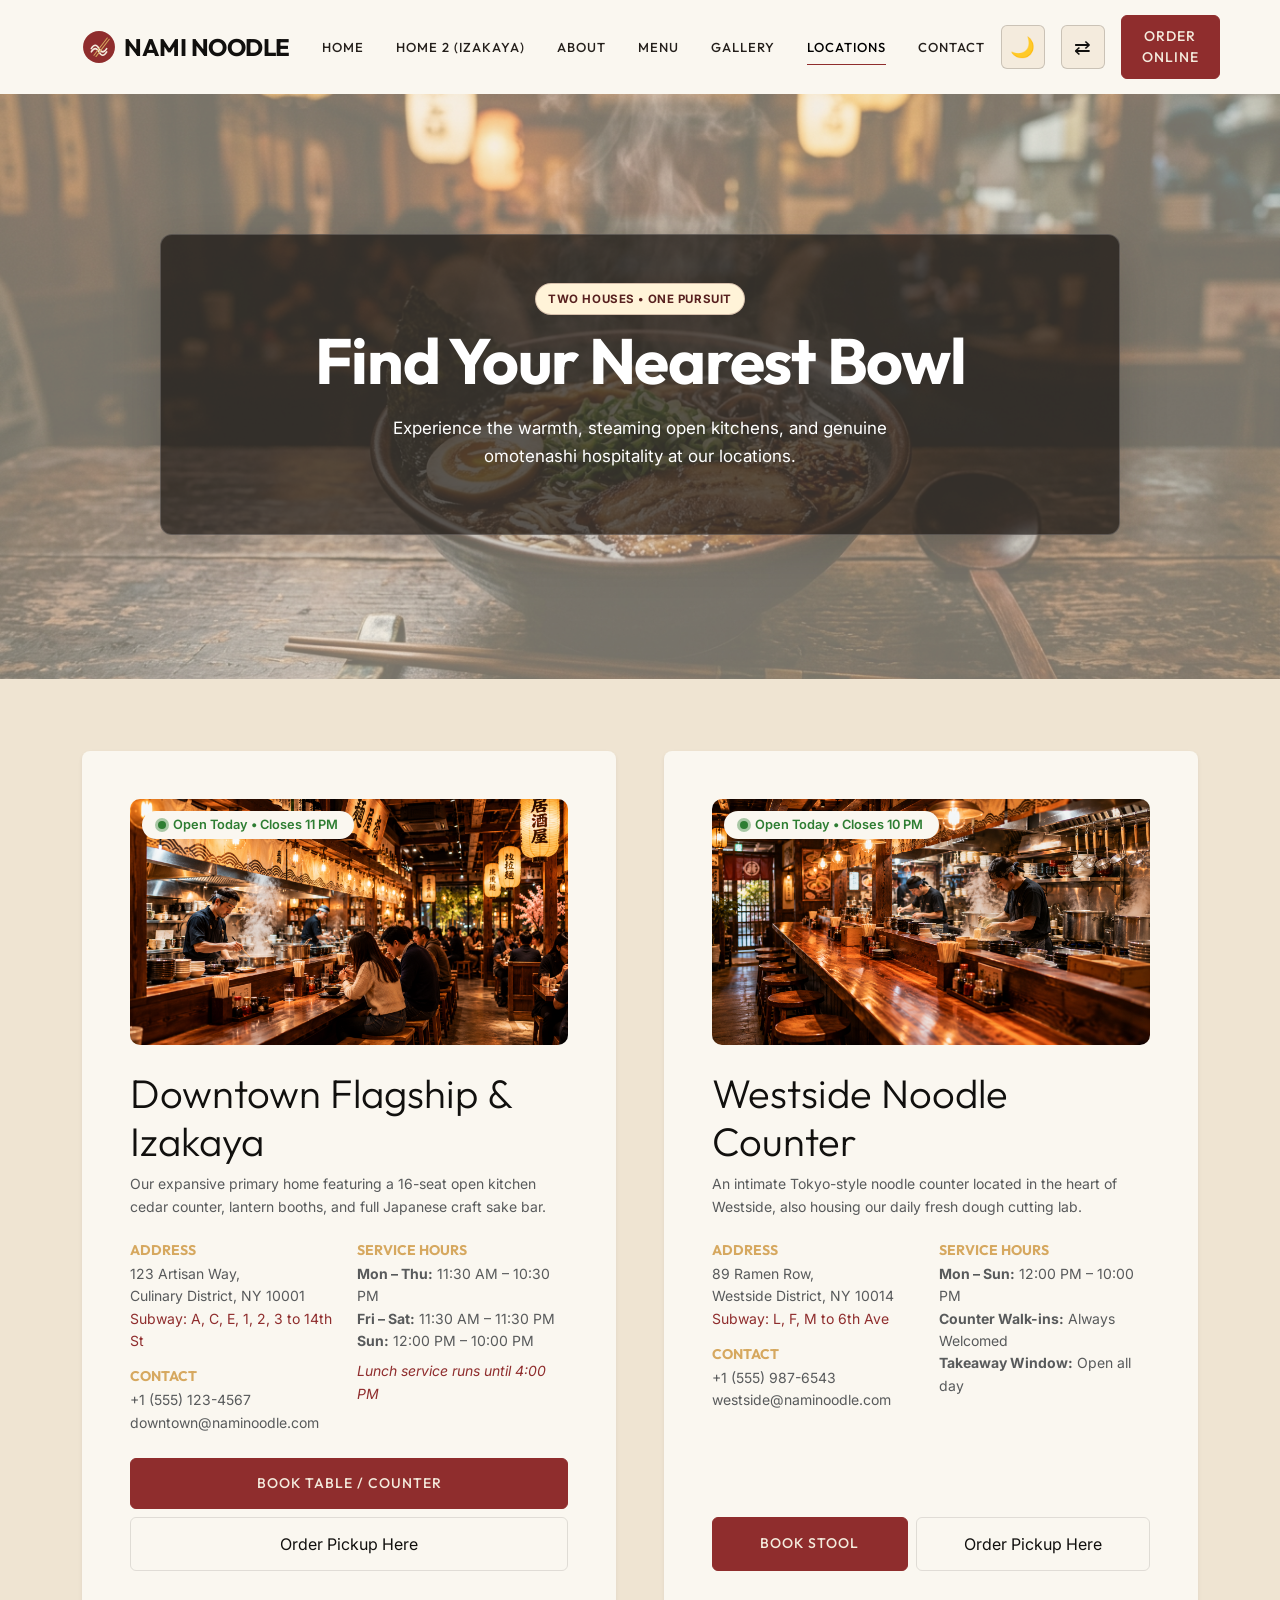
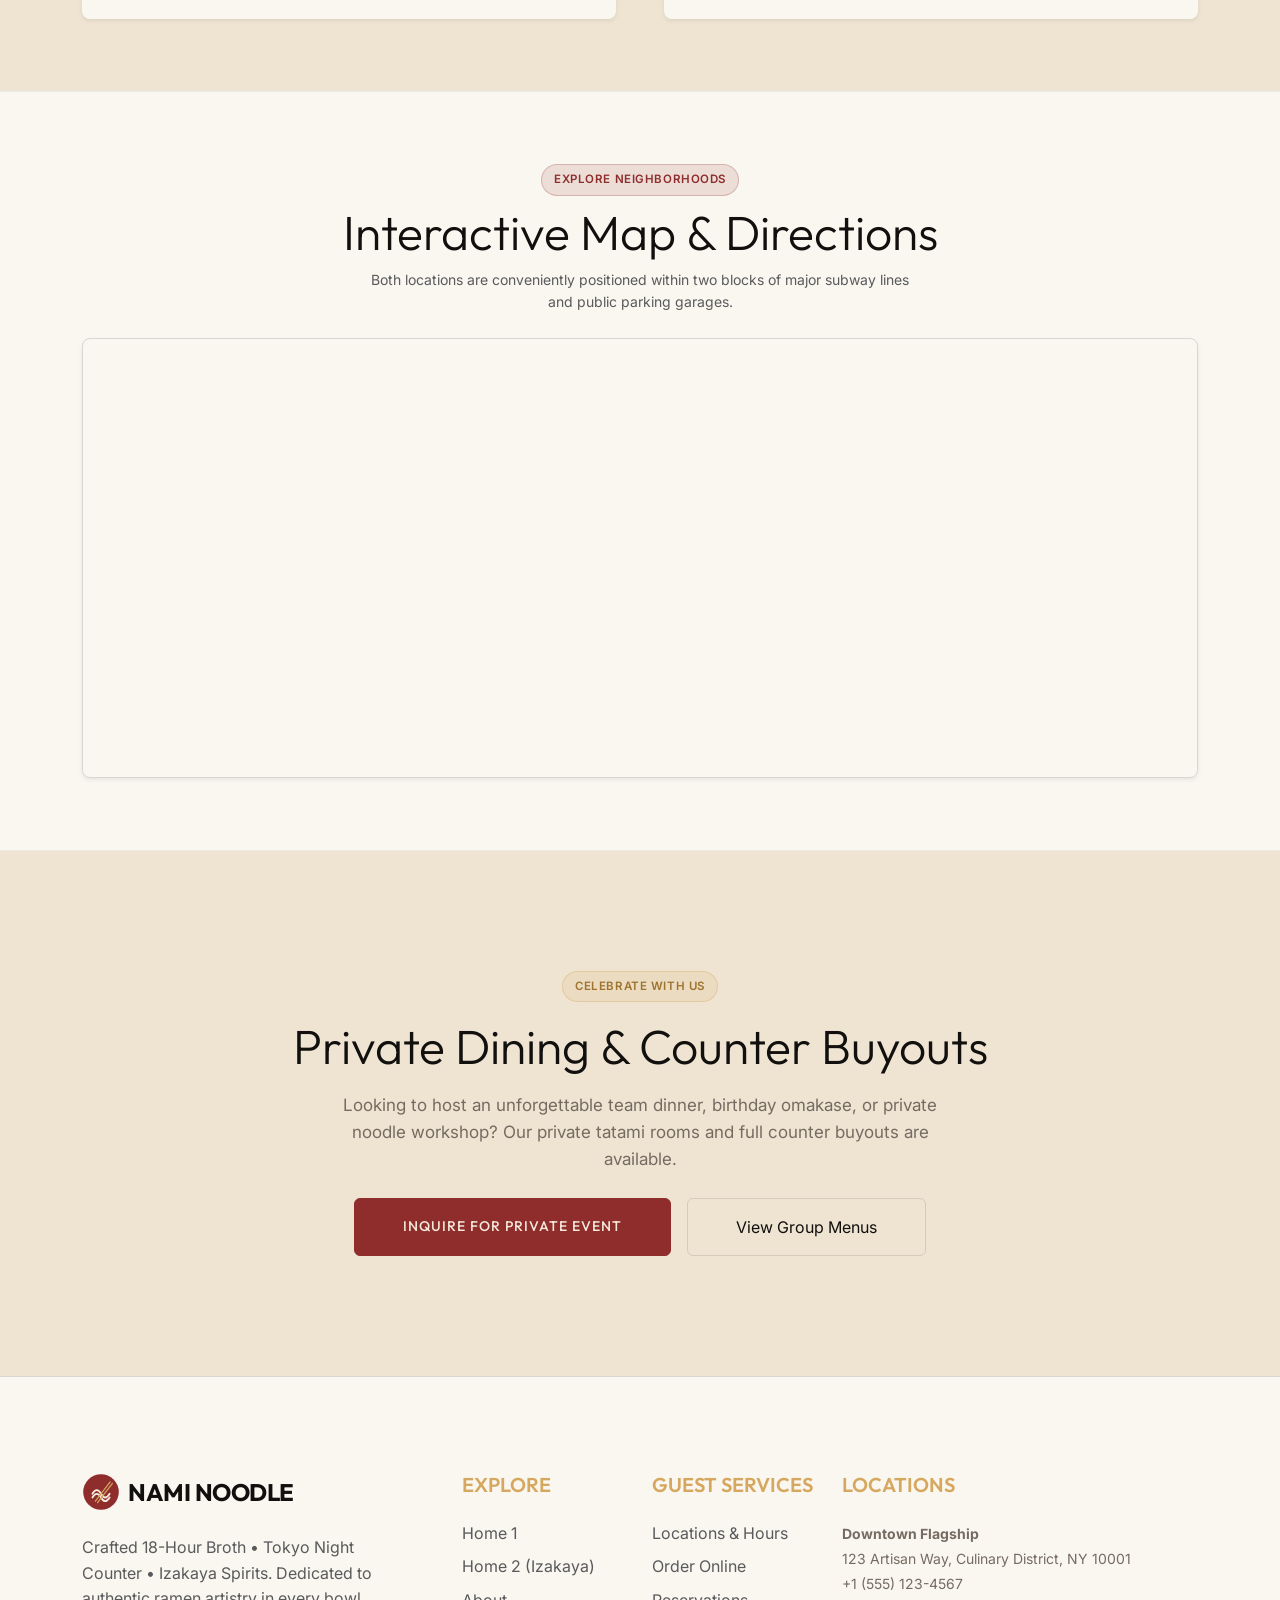
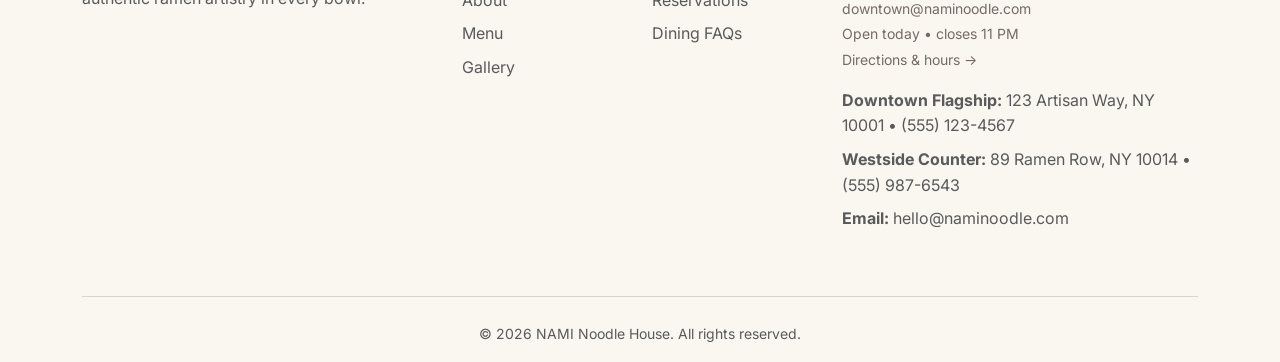
<file: locations.html>
<!DOCTYPE html>
<html lang="en" data-theme="light" dir="ltr">

<head>
    <meta charset="UTF-8">
    <meta name="viewport" content="width=device-width, initial-scale=1.0">
    <title>NAMI Noodle | Locations, Hours & Directions</title>
    <meta name="description"
        content="Find your nearest NAMI Noodle house. Explore opening hours, counter seating, transit directions, and private events for Downtown and Westside.">
    <link rel="icon" type="image/svg+xml" href="assets/images/favicon.svg">
    <link href="https://cdn.jsdelivr.net/npm/bootstrap@5.3.2/dist/css/bootstrap.min.css" rel="stylesheet">
    <link rel="preconnect" href="https://fonts.googleapis.com">
    <link rel="preconnect" href="https://fonts.gstatic.com" crossorigin>
    <link
        href="https://fonts.googleapis.com/css2?family=Inter:wght@300;400;500;600&family=Outfit:wght@400;500;600;700;800&display=swap"
        rel="stylesheet">
    <link rel="stylesheet" href="assets/css/style.css">
    <link rel="stylesheet" href="assets/css/extensions.css">
</head>

<body>
    <!-- Navigation -->
    <nav class="navbar navbar-expand-xl fixed-top navbar-premium bg-surface" id="mainNav">
        <div class="container">
            <a class="navbar-brand d-flex align-items-center gap-2" href="index.html">
                <img src="assets/images/logo.svg" alt="NAMI Noodle" width="34" height="34">
                <span>NAMI NOODLE</span>
            </a>
            <button class="navbar-toggler border-0 filter-invert" type="button" data-bs-toggle="collapse"
                data-bs-target="#navC" aria-label="Toggle navigation"><span class="navbar-toggler-icon"></span></button>
            <div class="collapse navbar-collapse" id="navC">
                <ul class="navbar-nav mx-auto mb-2 mb-lg-0">
                    <li class="nav-item"><a class="nav-link" href="index.html">Home</a></li>
                    <li class="nav-item"><a class="nav-link" href="home-2.html">Home 2 (Izakaya)</a></li>
                    <li class="nav-item"><a class="nav-link" href="our-story.html">About</a></li>
                    <li class="nav-item"><a class="nav-link" href="menu.html">Menu</a></li>
                    <li class="nav-item"><a class="nav-link" href="gallery.html">Gallery</a></li>
                    <li class="nav-item"><a class="nav-link active" href="locations.html">Locations</a></li>
                    <li class="nav-item"><a class="nav-link" href="contact.html">Contact</a></li>
                </ul>
                <div class="d-flex flex-column flex-xl-row align-items-start align-items-xl-center gap-3 mt-4 mt-xl-0">
                    <div class="d-flex align-items-center gap-3">
                        <button class="nav-icon-btn" id="theme-toggle" aria-label="Toggle Dark/Light Mode">🌙</button>
                        <button class="nav-icon-btn" id="rtl-toggle" aria-label="Toggle RTL Mode">⇄</button>
                    </div>
                    <a href="order.html" class="btn btn-premium">Order Online</a>
                </div>
            </div>
        </div>
    </nav>

    <!-- Header -->
    <header class="page-hero py-5 text-center position-relative overflow-hidden bg-dark-deep text-white">
        <div class="position-absolute w-100 h-100 top-0 start-0" style="z-index: 0;">
            <img src="assets/images/hero_ramen_steaming_1789637699246.jpg" alt="Locations Hero"
                class="w-100 h-100 object-fit-cover opacity-50">
        </div>
        <div class="container py-5 reveal-up active position-relative hero-content-bg" style="z-index: 1;">
            <span class="badge-tag badge-tag-accent mb-2">TWO HOUSES &bull; ONE PURSUIT</span>
            <h1 class="display-3 fw-bold mb-3 text-white">Find Your Nearest Bowl</h1>
            <p class="lead-text mx-auto text-white" style="max-width: 550px;">Experience the warmth, steaming open
                kitchens, and genuine omotenashi hospitality at our locations.</p>
        </div>
    </header>

    <!-- Location Cards Grid -->
    <section class="py-5 my-4">
        <div class="container">
            <div class="row g-5">
                <!-- Location 1: Downtown Flagship -->
                <div class="col-lg-6" id="downtown">
                    <div class="card h-100 border-0 bg-surface shadow-sm rounded-3 p-4 p-md-5 hover-lift">
                        <div class="dish-card-img-wrapper mb-4" style="aspect-ratio: 16/9;">
                            <img src="assets/images/location1.png" alt="Downtown Flagship Interior">
                            <span class="status-indicator dish-badge-overlay bg-surface px-3 py-1 rounded-pill"><span
                                    class="status-dot"></span> Open Today &bull; Closes 11 PM</span>
                        </div>
                        <h3 class="display-6 mb-2">Downtown Flagship & Izakaya</h3>
                        <p class="text-muted small mb-4">Our expansive primary home featuring a 16-seat open kitchen
                            cedar counter, lantern booths, and full Japanese craft sake bar.</p>

                        <div class="row g-3 mb-4">
                            <div class="col-sm-6">
                                <h6 class="text-accent text-uppercase small fw-bold mb-1">Address</h6>
                                <p class="small text-muted mb-3">123 Artisan Way,<br>Culinary District, NY
                                    10001<br><span class="text-primary">Subway: A, C, E, 1, 2, 3 to 14th St</span></p>
                                <h6 class="text-accent text-uppercase small fw-bold mb-1">Contact</h6>
                                <p class="small text-muted mb-0">+1 (555) 123-4567<br>downtown@naminoodle.com</p>
                            </div>
                            <div class="col-sm-6">
                                <h6 class="text-accent text-uppercase small fw-bold mb-1">Service Hours</h6>
                                <ul class="list-unstyled small text-muted mb-0">
                                    <li><strong>Mon – Thu:</strong> 11:30 AM – 10:30 PM</li>
                                    <li><strong>Fri – Sat:</strong> 11:30 AM – 11:30 PM</li>
                                    <li><strong>Sun:</strong> 12:00 PM – 10:00 PM</li>
                                    <li class="mt-2 text-primary"><em>Lunch service runs until 4:00 PM</em></li>
                                </ul>
                            </div>
                        </div>

                        <div class="d-flex flex-wrap gap-2 mt-auto">
                            <a href="index.html#quick-reserve" class="btn btn-premium flex-grow-1">Book Table /
                                Counter</a>
                            <a href="order.html?loc=downtown" class="btn btn-outline-premium flex-grow-1">Order Pickup
                                Here</a>
                        </div>
                    </div>
                </div>

                <!-- Location 2: Westside Counter -->
                <div class="col-lg-6" id="westside">
                    <div class="card h-100 border-0 bg-surface shadow-sm rounded-3 p-4 p-md-5 hover-lift">
                        <div class="dish-card-img-wrapper mb-4" style="aspect-ratio: 16/9;">
                            <img src="assets/images/location2.png" alt="Westside Counter Interior">
                            <span class="status-indicator dish-badge-overlay bg-surface px-3 py-1 rounded-pill"><span
                                    class="status-dot"></span> Open Today &bull; Closes 10 PM</span>
                        </div>
                        <h3 class="display-6 mb-2">Westside Noodle Counter</h3>
                        <p class="text-muted small mb-4">An intimate Tokyo-style noodle counter located in the heart of
                            Westside, also housing our daily fresh dough cutting lab.</p>

                        <div class="row g-3 mb-4">
                            <div class="col-sm-6">
                                <h6 class="text-accent text-uppercase small fw-bold mb-1">Address</h6>
                                <p class="small text-muted mb-3">89 Ramen Row,<br>Westside District, NY 10014<br><span
                                        class="text-primary">Subway: L, F, M to 6th Ave</span></p>
                                <h6 class="text-accent text-uppercase small fw-bold mb-1">Contact</h6>
                                <p class="small text-muted mb-0">+1 (555) 987-6543<br>westside@naminoodle.com</p>
                            </div>
                            <div class="col-sm-6">
                                <h6 class="text-accent text-uppercase small fw-bold mb-1">Service Hours</h6>
                                <ul class="list-unstyled small text-muted mb-0">
                                    <li><strong>Mon – Sun:</strong> 12:00 PM – 10:00 PM</li>
                                    <li><strong>Counter Walk-ins:</strong> Always Welcomed</li>
                                    <li><strong>Takeaway Window:</strong> Open all day</li>
                                </ul>
                            </div>
                        </div>

                        <div class="d-flex flex-wrap gap-2 mt-auto">
                            <a href="home-2.html#night-counter" class="btn btn-premium flex-grow-1">Book Stool</a>
                            <a href="order.html?loc=westside" class="btn btn-outline-premium flex-grow-1">Order Pickup
                                Here</a>
                        </div>
                    </div>
                </div>
            </div>
        </div>
    </section>

    <!-- Interactive Map Section -->
    <section class="py-5 bg-surface border-top border-bottom border-secondary border-opacity-10">
        <div class="container py-4">
            <div class="text-center mb-4">
                <span class="badge-tag badge-tag-primary mb-2">EXPLORE NEIGHBORHOODS</span>
                <h3 class="display-5">Interactive Map & Directions</h3>
                <p class="text-muted small mx-auto" style="max-width: 550px;">Both locations are conveniently positioned
                    within two blocks of major subway lines and public parking garages.</p>
            </div>
            <div class="rounded-3 overflow-hidden shadow-sm border border-secondary border-opacity-25"
                style="height: 440px;">
                <iframe
                    src="https://www.google.com/maps/embed?pb=!1m18!1m12!1m3!1d12092.482862024843!2d-74.0060152!3d40.7306102!2m3!1f0!2f0!3f0!3m2!1i1024!2i768!4f13.1!3m3!1m2!1s0x89c259902dd676a5%3A0xb3513a824e8e1f5!2sGreenwich%20Village%2C%20New%20York%2C%20NY!5e0!3m2!1sen!2sus!4v1697116500000!5m2!1sen!2sus"
                    width="100%" height="100%" style="border:0;" allowfullscreen="" loading="lazy"></iframe>
            </div>
        </div>
    </section>

    <!-- SECTION 3: Private Dining & Events Inquiry -->
    <section class="py-5 my-5 text-center">
        <div class="container py-4 reveal-up">
            <span class="badge-tag badge-tag-accent mb-3">CELEBRATE WITH US</span>
            <h3 class="display-5 mb-3">Private Dining & Counter Buyouts</h3>
            <p class="lead-text mx-auto mb-4" style="max-width: 650px;">Looking to host an unforgettable team dinner,
                birthday omakase, or private noodle workshop? Our private tatami rooms and full counter buyouts are
                available.</p>
            <div class="d-flex justify-content-center gap-3">
                <a href="contact.html" class="btn btn-premium px-5 py-3">Inquire For Private Event</a>
                <a href="menu.html" class="btn btn-outline-premium px-5 py-3">View Group Menus</a>
            </div>
        </div>
    </section>

    <!-- Footer -->
    <footer class="bg-surface pt-5 pb-3 border-top border-secondary border-opacity-25">
        <div class="container pt-5">
            <div class="row mb-5 g-4 text-center text-md-start">
                <div class="col-12 col-md-6 col-lg-4 mb-4 mb-lg-0">
                    <a class="navbar-brand d-inline-flex align-items-center gap-2 mb-4 text-decoration-none"
                        href="index.html">
                        <img src="assets/images/logo.svg" alt="NAMI Noodle Logo" width="38" height="38">
                        <span class="fs-4">NAMI NOODLE</span>
                    </a>
                    <p class="text-muted pe-lg-4">Crafted 18-Hour Broth &bull; Tokyo Night Counter &bull; Izakaya
                        Spirits. Dedicated to authentic ramen artistry in every bowl.</p>
                </div>
                <div class="col-12 col-md-6 col-lg-2 mb-4 mb-md-0">
                    <h5 class="text-accent mb-4 text-uppercase">Explore</h5>
                    <ul class="list-unstyled d-flex flex-column gap-2">
                        <li><a href="index.html" class="text-muted text-decoration-none footer-link">Home 1</a></li>
                        <li><a href="home-2.html" class="text-muted text-decoration-none footer-link">Home 2
                                (Izakaya)</a></li>
                        <li><a href="our-story.html" class="text-muted text-decoration-none footer-link">About</a></li>
                        <li><a href="menu.html" class="text-muted text-decoration-none footer-link">Menu</a></li>
                        <li><a href="gallery.html" class="text-muted text-decoration-none footer-link">Gallery</a></li>
                    </ul>
                </div>
                <div class="col-12 col-md-6 col-lg-2 mb-4 mb-md-0">
                    <h5 class="text-accent mb-4 text-uppercase">Guest Services</h5>
                    <ul class="list-unstyled d-flex flex-column gap-2">
                        <li><a href="locations.html" class="text-muted text-decoration-none footer-link">Locations &
                                Hours</a></li>
                        <li><a href="order.html" class="text-muted text-decoration-none footer-link">Order Online</a>
                        </li>
                        <li><a href="contact.html" class="text-muted text-decoration-none footer-link">Reservations</a>
                        </li>
                        <li><a href="contact.html#faqAccordion"
                                class="text-muted text-decoration-none footer-link">Dining FAQs</a></li>
                    </ul>
                </div>
                <div class="col-12 col-md-6 col-lg-4">
                    <h5 class="text-accent mb-4 text-uppercase">Locations</h5>
                    <div class="footer-visit-details mb-3"><strong>Downtown Flagship</strong><br>123 Artisan Way,
                        Culinary District, NY 10001<br><a href="tel:+15551234567">+1 (555) 123-4567</a><br><a
                            href="mailto:downtown@naminoodle.com">downtown@naminoodle.com</a><br><span>Open today •
                            closes 11 PM</span><br><a href="locations.html">Directions & hours →</a></div>
                    <ul class="list-unstyled text-muted d-flex flex-column gap-2">
                        <li><strong>Downtown Flagship:</strong> 123 Artisan Way, NY 10001 &bull; (555) 123-4567</li>
                        <li><strong>Westside Counter:</strong> 89 Ramen Row, NY 10014 &bull; (555) 987-6543</li>
                        <li><strong>Email:</strong> hello@naminoodle.com</li>
                    </ul>
                </div>
            </div>
            <div class="border-top border-secondary border-opacity-25 pt-4 mt-5 text-center">
                <small class="text-muted">&copy; 2026 NAMI Noodle House. All rights reserved.</small>
            </div>
        </div>
    </footer>

    <button id="scrollTopBtn" aria-label="Scroll to top">↑</button>
    <script src="https://cdn.jsdelivr.net/npm/bootstrap@5.3.2/dist/js/bootstrap.bundle.min.js"></script>
    <script src="assets/js/main.js"></script>
</body>

</html>
</file>
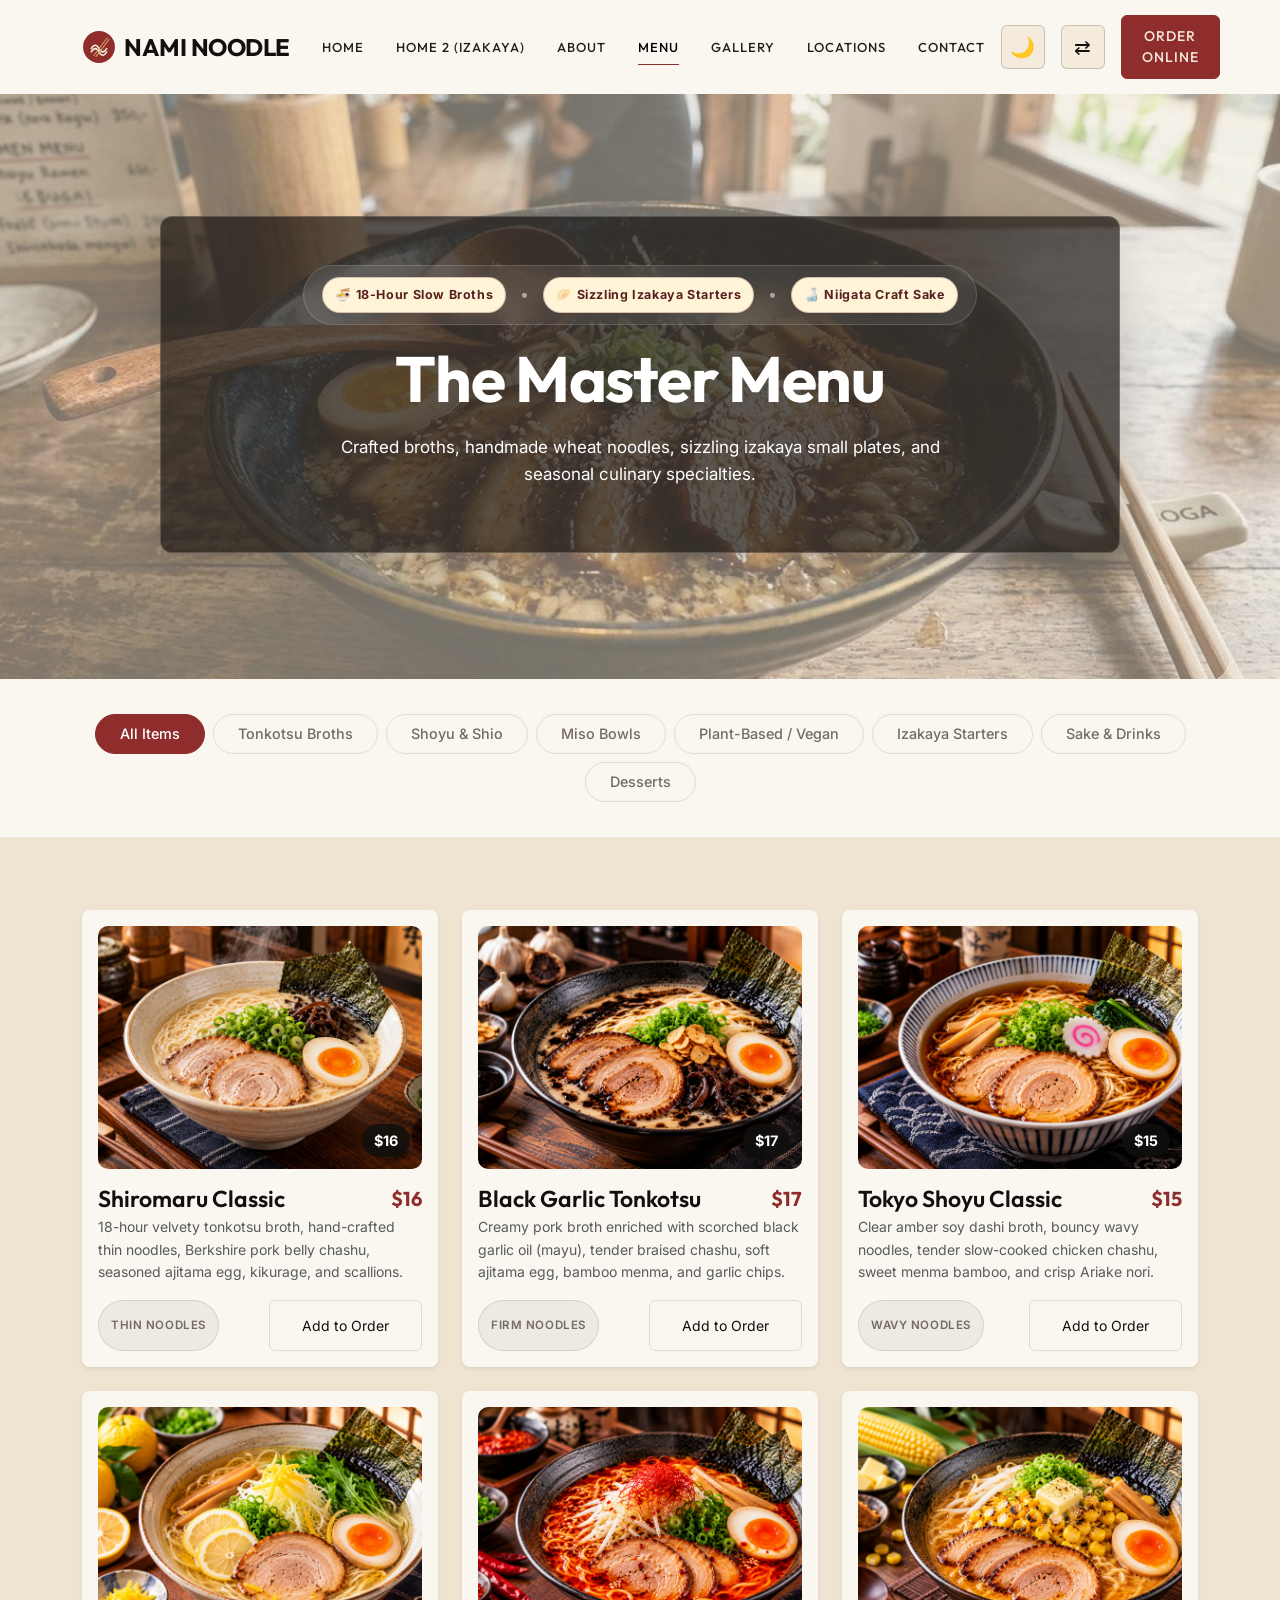
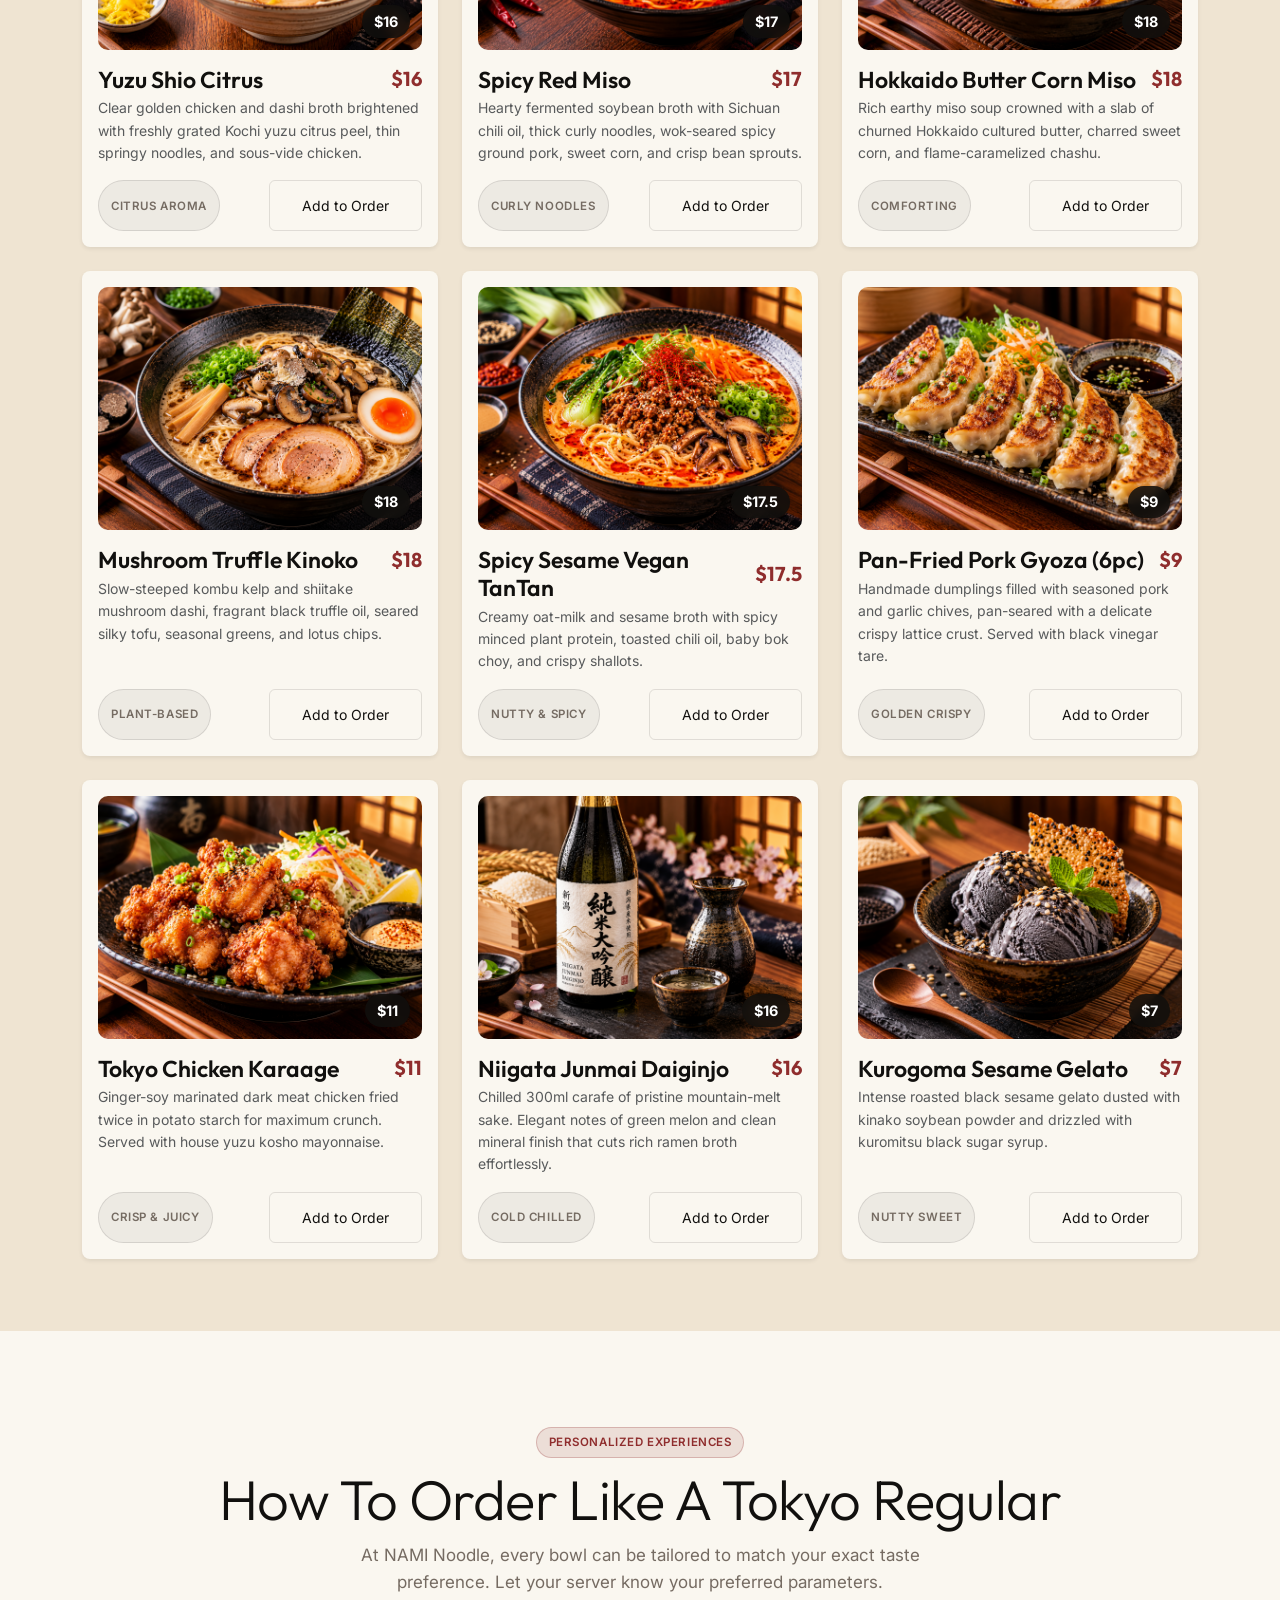
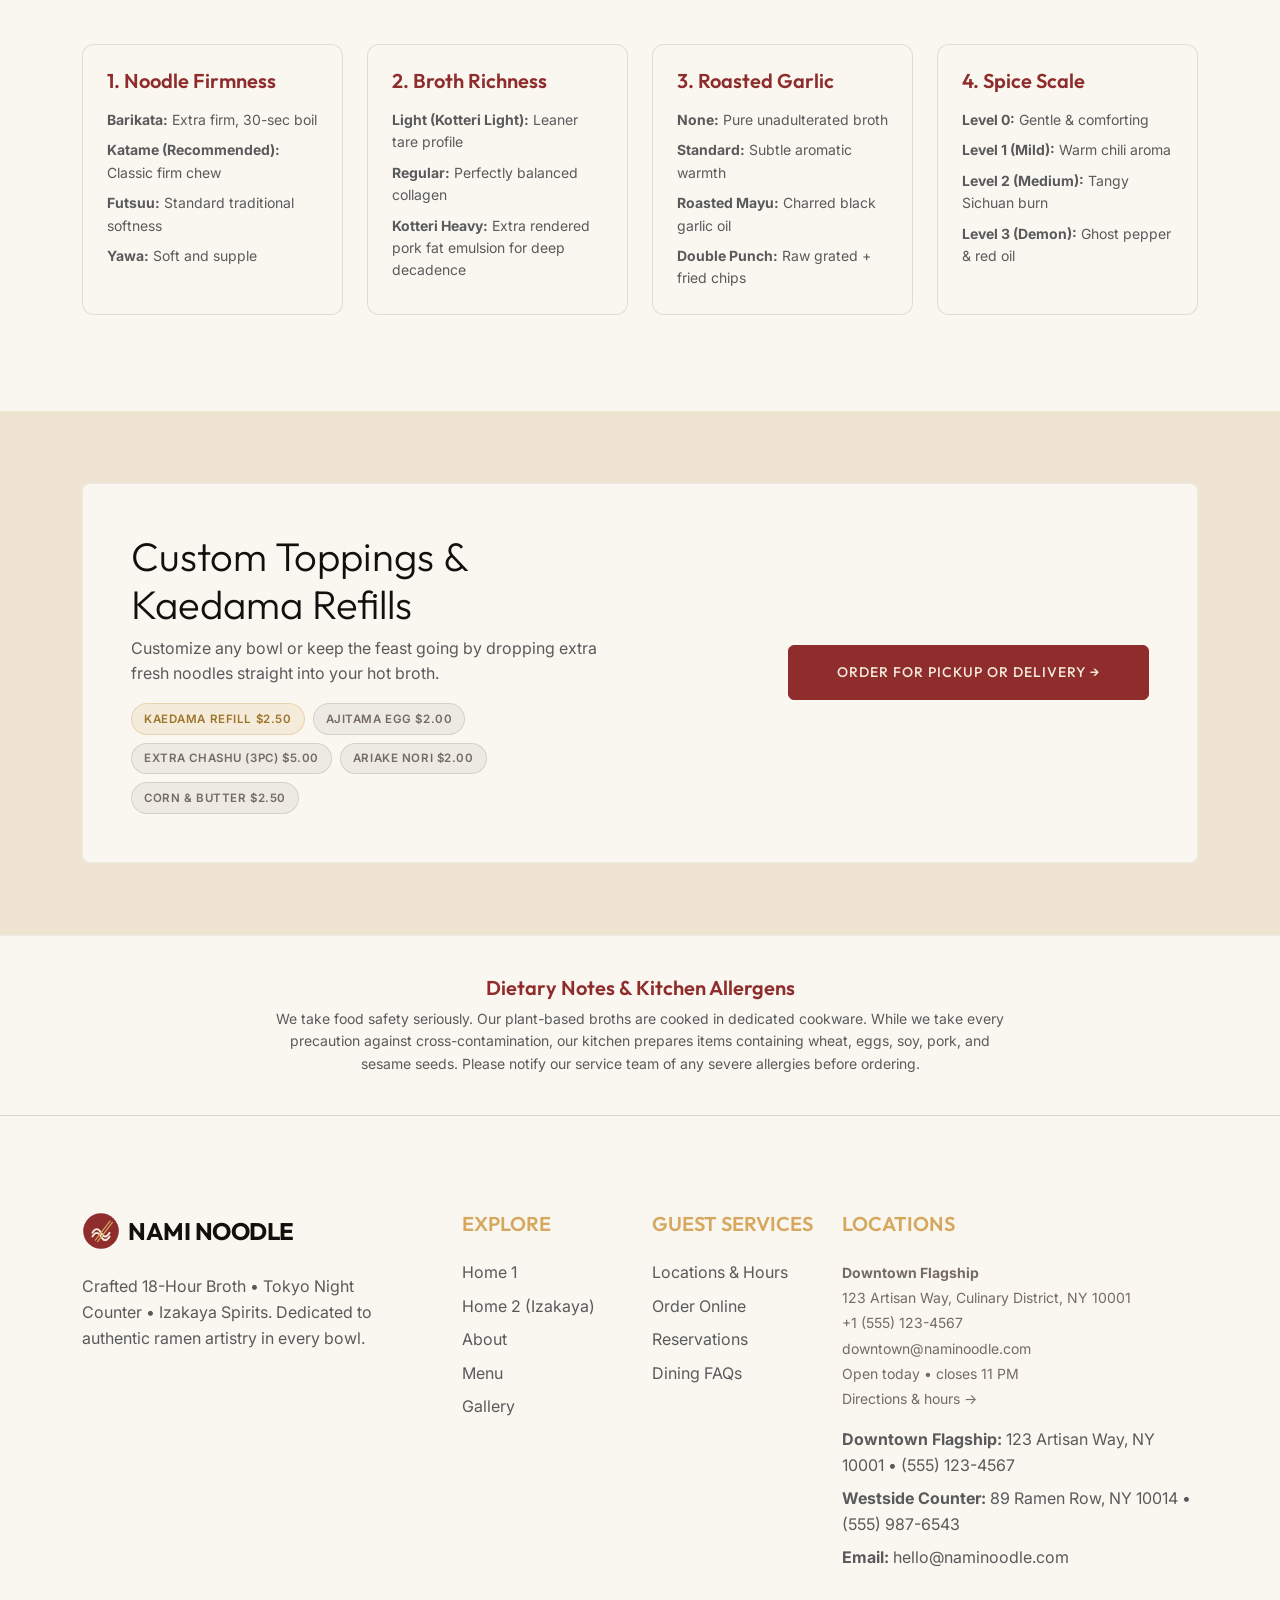
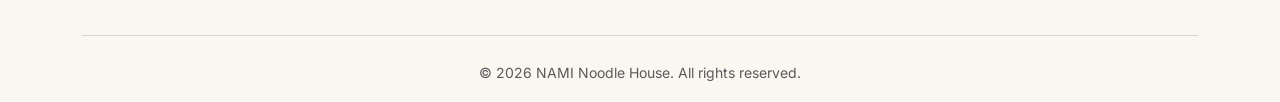
<file: menu.html>
<!DOCTYPE html>
<html lang="en" data-theme="light" dir="ltr">

<head>
    <meta charset="UTF-8">
    <meta name="viewport" content="width=device-width, initial-scale=1.0">
    <title>NAMI Noodle | Complete Menu & Dining Guide</title>
    <meta name="description"
        content="Explore handcrafted ramen bowls, izakaya small plates, artisan sakes, and custom noodle options at NAMI Noodle.">
    <link rel="icon" type="image/svg+xml" href="assets/images/favicon.svg">
    <link href="https://cdn.jsdelivr.net/npm/bootstrap@5.3.2/dist/css/bootstrap.min.css" rel="stylesheet">
    <link rel="preconnect" href="https://fonts.googleapis.com">
    <link rel="preconnect" href="https://fonts.gstatic.com" crossorigin>
    <link
        href="https://fonts.googleapis.com/css2?family=Inter:wght@300;400;500;600&family=Outfit:wght@400;500;600;700;800&display=swap"
        rel="stylesheet">
    <link rel="stylesheet" href="assets/css/style.css">
    <link rel="stylesheet" href="assets/css/extensions.css">
    <style>
        .menu-item {
            transition: opacity 0.35s ease, transform 0.35s ease;
        }

        .menu-item.hidden {
            display: none !important;
        }

        .filter-btn {
            border: 1px solid var(--border);
            color: var(--muted);
            background: transparent;
            font-weight: 500;
            font-size: 0.9rem;
            transition: var(--transition-fast);
        }

        .filter-btn:hover {
            color: var(--text);
            border-color: var(--primary);
        }

        .filter-btn.active {
            background-color: var(--primary) !important;
            color: #ffffff !important;
            border-color: var(--primary) !important;
        }

        .customization-step-box {
            background: var(--surface);
            border: 1px solid var(--border);
            border-radius: 12px;
            padding: 1.5rem;
            height: 100%;
        }
    </style>
</head>

<body>
    <!-- Navigation -->
    <nav class="navbar navbar-expand-xl fixed-top navbar-premium bg-surface" id="mainNav">
        <div class="container">
            <a class="navbar-brand d-flex align-items-center gap-2" href="index.html">
                <img src="assets/images/logo.svg" alt="NAMI Noodle" width="34" height="34">
                <span>NAMI NOODLE</span>
            </a>
            <button class="navbar-toggler border-0 filter-invert" type="button" data-bs-toggle="collapse"
                data-bs-target="#navC" aria-label="Toggle navigation"><span class="navbar-toggler-icon"></span></button>
            <div class="collapse navbar-collapse" id="navC">
                <ul class="navbar-nav mx-auto mb-2 mb-lg-0">
                    <li class="nav-item"><a class="nav-link" href="index.html">Home</a></li>
                    <li class="nav-item"><a class="nav-link" href="home-2.html">Home 2 (Izakaya)</a></li>
                    <li class="nav-item"><a class="nav-link" href="our-story.html">About</a></li>
                    <li class="nav-item"><a class="nav-link active" href="menu.html">Menu</a></li>
                    <li class="nav-item"><a class="nav-link" href="gallery.html">Gallery</a></li>
                    <li class="nav-item"><a class="nav-link" href="locations.html">Locations</a></li>
                    <li class="nav-item"><a class="nav-link" href="contact.html">Contact</a></li>
                </ul>
                <div class="d-flex flex-column flex-xl-row align-items-start align-items-xl-center gap-3 mt-4 mt-xl-0">
                    <div class="d-flex align-items-center gap-3">
                        <button class="nav-icon-btn" id="theme-toggle" aria-label="Toggle Dark/Light Mode">🌙</button>
                        <button class="nav-icon-btn" id="rtl-toggle" aria-label="Toggle RTL Mode">⇄</button>
                    </div>
                    <a href="order.html" class="btn btn-premium">Order Online</a>
                </div>
            </div>
        </div>
    </nav>

    <!-- SECTION 1: Menu Hero -->
    <header class="page-hero py-5 text-center position-relative overflow-hidden bg-dark-deep text-white">
        <div class="position-absolute w-100 h-100 top-0 start-0" style="z-index: 0;">
            <img src="assets/images/menu-hero.jpg" alt="Ramen Master Menu Background"
                class="w-100 h-100 object-fit-cover opacity-50">
        </div>
        <div class="container py-5 reveal-up active position-relative hero-content-bg" style="z-index: 1;">
            <div class="hero-badges-wrapper mb-3">
                <span class="hero-badge-pill">🍜 18-Hour Slow Broths</span>
                <span class="text-white-50">•</span>
                <span class="hero-badge-pill">🥟 Sizzling Izakaya Starters</span>
                <span class="text-white-50">•</span>
                <span class="hero-badge-pill">🍶 Niigata Craft Sake</span>
            </div>
            <h1 class="display-3 fw-bold mb-3 text-white">The Master Menu</h1>
            <p class="lead-text mx-auto text-white" style="max-width: 600px;">Crafted broths, handmade wheat noodles,
                sizzling izakaya small plates, and seasonal culinary specialties.</p>
        </div>
    </header>

    <!-- SECTION 2: Filter Controls -->
    <section class="py-4 border-bottom border-secondary border-opacity-10 bg-surface">
        <div class="container">
            <div class="d-flex flex-wrap justify-content-center gap-2" id="menu-filters">
                <button class="btn filter-btn active rounded-pill px-4 py-2" data-filter="all">All Items</button>
                <button class="btn filter-btn rounded-pill px-4 py-2" data-filter="tonkotsu">Tonkotsu Broths</button>
                <button class="btn filter-btn rounded-pill px-4 py-2" data-filter="shoyu">Shoyu & Shio</button>
                <button class="btn filter-btn rounded-pill px-4 py-2" data-filter="miso">Miso Bowls</button>
                <button class="btn filter-btn rounded-pill px-4 py-2" data-filter="vegetarian">Plant-Based /
                    Vegan</button>
                <button class="btn filter-btn rounded-pill px-4 py-2" data-filter="starters">Izakaya Starters</button>
                <button class="btn filter-btn rounded-pill px-4 py-2" data-filter="drinks">Sake & Drinks</button>
                <button class="btn filter-btn rounded-pill px-4 py-2" data-filter="dessert">Desserts</button>
            </div>
        </div>
    </section>

    <!-- SECTION 3: The Complete Menu Grid -->
    <section class="py-5 my-4">
        <div class="container">
            <div class="row g-4" id="menu-grid">
                <!-- Item 1: Shiromaru Classic -->
                <div class="col-md-6 col-lg-4 menu-item" data-category="tonkotsu">
                    <div class="card h-100 border-0 bg-surface hover-lift p-3 rounded-3 shadow-sm">
                        <div class="dish-card-img-wrapper mb-3">
                            <img src="assets/images/menu1.jpg" alt="Shiromaru Classic Tonkotsu">
                            <span class="dish-price-pill">$16</span>
                        </div>
                        <h4 class="mb-1 d-flex justify-content-between align-items-center">
                            Shiromaru Classic <span class="fs-5 text-primary fw-bold">$16</span>
                        </h4>
                        <p class="text-muted small mb-3">18-hour velvety tonkotsu broth, hand-crafted thin noodles,
                            Berkshire pork belly chashu, seasoned ajitama egg, kikurage, and scallions.</p>
                        <div class="d-flex flex-wrap gap-2 mt-auto">
                            <span class="badge-tag badge-tag-subtle">Thin Noodles</span>
                            <a href="order.html?item=shiromaru" class="btn btn-outline-premium btn-sm ms-auto">Add to
                                Order</a>
                        </div>
                    </div>
                </div>

                <!-- Item 2: Black Tonkotsu Mayu -->
                <div class="col-md-6 col-lg-4 menu-item" data-category="tonkotsu">
                    <div class="card h-100 border-0 bg-surface hover-lift p-3 rounded-3 shadow-sm">
                        <div class="dish-card-img-wrapper mb-3">
                            <img src="assets/images/menu2.jpg" alt="Black Garlic Tonkotsu">
                            <span class="dish-price-pill">$17</span>
                        </div>
                        <h4 class="mb-1 d-flex justify-content-between align-items-center">
                            Black Garlic Tonkotsu <span class="fs-5 text-primary fw-bold">$17</span>
                        </h4>
                        <p class="text-muted small mb-3">Creamy pork broth enriched with scorched black garlic oil
                            (mayu), tender braised chashu, soft ajitama egg, bamboo menma, and garlic chips.</p>
                        <div class="d-flex flex-wrap gap-2 mt-auto">
                            <span class="badge-tag badge-tag-subtle">Firm Noodles</span>
                            <a href="order.html?item=black-garlic" class="btn btn-outline-premium btn-sm ms-auto">Add to
                                Order</a>
                        </div>
                    </div>
                </div>

                <!-- Item 3: Tokyo Shoyu -->
                <div class="col-md-6 col-lg-4 menu-item" data-category="shoyu">
                    <div class="card h-100 border-0 bg-surface hover-lift p-3 rounded-3 shadow-sm">
                        <div class="dish-card-img-wrapper mb-3">
                            <img src="assets/images/menu3.jpg" alt="Tokyo Shoyu Classic">
                            <span class="dish-price-pill">$15</span>
                        </div>
                        <h4 class="mb-1 d-flex justify-content-between align-items-center">
                            Tokyo Shoyu Classic <span class="fs-5 text-primary fw-bold">$15</span>
                        </h4>
                        <p class="text-muted small mb-3">Clear amber soy dashi broth, bouncy wavy noodles, tender
                            slow-cooked chicken chashu, sweet menma bamboo, and crisp Ariake nori.</p>
                        <div class="d-flex flex-wrap gap-2 mt-auto">
                            <span class="badge-tag badge-tag-subtle">Wavy Noodles</span>
                            <a href="order.html?item=shoyu" class="btn btn-outline-premium btn-sm ms-auto">Add to
                                Order</a>
                        </div>
                    </div>
                </div>

                <!-- Item 4: Yuzu Shio -->
                <div class="col-md-6 col-lg-4 menu-item" data-category="shoyu">
                    <div class="card h-100 border-0 bg-surface hover-lift p-3 rounded-3 shadow-sm">
                        <div class="dish-card-img-wrapper mb-3">
                            <img src="assets/images/menu4.jpg" alt="Yuzu Shio Citrus Bowl">
                            <span class="dish-price-pill">$16</span>
                        </div>
                        <h4 class="mb-1 d-flex justify-content-between align-items-center">
                            Yuzu Shio Citrus <span class="fs-5 text-primary fw-bold">$16</span>
                        </h4>
                        <p class="text-muted small mb-3">Clear golden chicken and dashi broth brightened with freshly
                            grated Kochi yuzu citrus peel, thin springy noodles, and sous-vide chicken.</p>
                        <div class="d-flex flex-wrap gap-2 mt-auto">
                            <span class="badge-tag badge-tag-subtle">Citrus Aroma</span>
                            <a href="order.html?item=yuzu" class="btn btn-outline-premium btn-sm ms-auto">Add to
                                Order</a>
                        </div>
                    </div>
                </div>

                <!-- Item 5: Spicy Red Miso -->
                <div class="col-md-6 col-lg-4 menu-item" data-category="miso">
                    <div class="card h-100 border-0 bg-surface hover-lift p-3 rounded-3 shadow-sm">
                        <div class="dish-card-img-wrapper mb-3">
                            <img src="assets/images/menu5.jpg" alt="Spicy Red Miso">
                            <span class="dish-price-pill">$17</span>
                        </div>
                        <h4 class="mb-1 d-flex justify-content-between align-items-center">
                            Spicy Red Miso <span class="fs-5 text-primary fw-bold">$17</span>
                        </h4>
                        <p class="text-muted small mb-3">Hearty fermented soybean broth with Sichuan chili oil, thick
                            curly noodles, wok-seared spicy ground pork, sweet corn, and crisp bean sprouts.</p>
                        <div class="d-flex flex-wrap gap-2 mt-auto">
                            <span class="badge-tag badge-tag-subtle">Curly Noodles</span>
                            <a href="order.html?item=spicy-miso" class="btn btn-outline-premium btn-sm ms-auto">Add to
                                Order</a>
                        </div>
                    </div>
                </div>

                <!-- Item 6: Butter Corn Miso -->
                <div class="col-md-6 col-lg-4 menu-item" data-category="miso">
                    <div class="card h-100 border-0 bg-surface hover-lift p-3 rounded-3 shadow-sm">
                        <div class="dish-card-img-wrapper mb-3">
                            <img src="assets/images/menu6.jpg" alt="Hokkaido Butter Corn Miso">
                            <span class="dish-price-pill">$18</span>
                        </div>
                        <h4 class="mb-1 d-flex justify-content-between align-items-center">
                            Hokkaido Butter Corn Miso <span class="fs-5 text-primary fw-bold">$18</span>
                        </h4>
                        <p class="text-muted small mb-3">Rich earthy miso soup crowned with a slab of churned Hokkaido
                            cultured butter, charred sweet corn, and flame-caramelized chashu.</p>
                        <div class="d-flex flex-wrap gap-2 mt-auto">
                            <span class="badge-tag badge-tag-subtle">Comforting</span>
                            <a href="order.html?item=butter-miso" class="btn btn-outline-premium btn-sm ms-auto">Add to
                                Order</a>
                        </div>
                    </div>
                </div>

                <!-- Item 7: Mushroom Truffle Vegan -->
                <div class="col-md-6 col-lg-4 menu-item" data-category="vegetarian">
                    <div class="card h-100 border-0 bg-surface hover-lift p-3 rounded-3 shadow-sm">
                        <div class="dish-card-img-wrapper mb-3">
                            <img src="assets/images/menu7.jpg" alt="Mushroom Truffle Kinoko">
                            <span class="dish-price-pill">$18</span>
                        </div>
                        <h4 class="mb-1 d-flex justify-content-between align-items-center">
                            Mushroom Truffle Kinoko <span class="fs-5 text-primary fw-bold">$18</span>
                        </h4>
                        <p class="text-muted small mb-3">Slow-steeped kombu kelp and shiitake mushroom dashi, fragrant
                            black truffle oil, seared silky tofu, seasonal greens, and lotus chips.</p>
                        <div class="d-flex flex-wrap gap-2 mt-auto">
                            <span class="badge-tag badge-tag-subtle">Plant-Based</span>
                            <a href="order.html?item=truffle-kinoko" class="btn btn-outline-premium btn-sm ms-auto">Add
                                to Order</a>
                        </div>
                    </div>
                </div>

                <!-- Item 8: Spicy Sesame Vegan TanTan -->
                <div class="col-md-6 col-lg-4 menu-item" data-category="vegetarian">
                    <div class="card h-100 border-0 bg-surface hover-lift p-3 rounded-3 shadow-sm">
                        <div class="dish-card-img-wrapper mb-3">
                            <img src="assets/images/menu8.jpg" alt="Spicy Sesame Vegan TanTan">
                            <span class="dish-price-pill">$17.5</span>
                        </div>
                        <h4 class="mb-1 d-flex justify-content-between align-items-center">
                            Spicy Sesame Vegan TanTan <span class="fs-5 text-primary fw-bold">$17.5</span>
                        </h4>
                        <p class="text-muted small mb-3">Creamy oat-milk and sesame broth with spicy minced plant
                            protein, toasted chili oil, baby bok choy, and crispy shallots.</p>
                        <div class="d-flex flex-wrap gap-2 mt-auto">
                            <span class="badge-tag badge-tag-subtle">Nutty & Spicy</span>
                            <a href="order.html?item=vegan-tantan" class="btn btn-outline-premium btn-sm ms-auto">Add to
                                Order</a>
                        </div>
                    </div>
                </div>

                <!-- Item 9: Izakaya Starter - Crispy Gyoza -->
                <div class="col-md-6 col-lg-4 menu-item" data-category="starters">
                    <div class="card h-100 border-0 bg-surface hover-lift p-3 rounded-3 shadow-sm">
                        <div class="dish-card-img-wrapper mb-3">
                            <img src="assets/images/menu9.jpg" alt="Handmade Pan-Fried Gyoza">
                            <span class="dish-price-pill">$9</span>
                        </div>
                        <h4 class="mb-1 d-flex justify-content-between align-items-center">
                            Pan-Fried Pork Gyoza (6pc) <span class="fs-5 text-primary fw-bold">$9</span>
                        </h4>
                        <p class="text-muted small mb-3">Handmade dumplings filled with seasoned pork and garlic chives,
                            pan-seared with a delicate crispy lattice crust. Served with black vinegar tare.</p>
                        <div class="d-flex flex-wrap gap-2 mt-auto">
                            <span class="badge-tag badge-tag-subtle">Golden Crispy</span>
                            <a href="order.html?item=gyoza" class="btn btn-outline-premium btn-sm ms-auto">Add to
                                Order</a>
                        </div>
                    </div>
                </div>

                <!-- Item 10: Izakaya Starter - Chicken Karaage -->
                <div class="col-md-6 col-lg-4 menu-item" data-category="starters">
                    <div class="card h-100 border-0 bg-surface hover-lift p-3 rounded-3 shadow-sm">
                        <div class="dish-card-img-wrapper mb-3">
                            <img src="assets/images/menu10.jpg" alt="Tokyo Chicken Karaage">
                            <span class="dish-price-pill">$11</span>
                        </div>
                        <h4 class="mb-1 d-flex justify-content-between align-items-center">
                            Tokyo Chicken Karaage <span class="fs-5 text-primary fw-bold">$11</span>
                        </h4>
                        <p class="text-muted small mb-3">Ginger-soy marinated dark meat chicken fried twice in potato
                            starch for maximum crunch. Served with house yuzu kosho mayonnaise.</p>
                        <div class="d-flex flex-wrap gap-2 mt-auto">
                            <span class="badge-tag badge-tag-subtle">Crisp & Juicy</span>
                            <a href="order.html?item=karaage" class="btn btn-outline-premium btn-sm ms-auto">Add to
                                Order</a>
                        </div>
                    </div>
                </div>

                <!-- Item 11: Craft Drinks - Niigata Junmai Daiginjo -->
                <div class="col-md-6 col-lg-4 menu-item" data-category="drinks">
                    <div class="card h-100 border-0 bg-surface hover-lift p-3 rounded-3 shadow-sm">
                        <div class="dish-card-img-wrapper mb-3">
                            <img src="assets/images/menu11.jpg" alt="Niigata Junmai Daiginjo Sake">
                            <span class="dish-price-pill">$16</span>
                        </div>
                        <h4 class="mb-1 d-flex justify-content-between align-items-center">
                            Niigata Junmai Daiginjo <span class="fs-5 text-primary fw-bold">$16</span>
                        </h4>
                        <p class="text-muted small mb-3">Chilled 300ml carafe of pristine mountain-melt sake. Elegant
                            notes of green melon and clean mineral finish that cuts rich ramen broth effortlessly.</p>
                        <div class="d-flex flex-wrap gap-2 mt-auto">
                            <span class="badge-tag badge-tag-subtle">Cold Chilled</span>
                            <a href="order.html?item=sake" class="btn btn-outline-premium btn-sm ms-auto">Add to
                                Order</a>
                        </div>
                    </div>
                </div>

                <!-- Item 12: Desserts - Roasted Black Sesame Ice Cream -->
                <div class="col-md-6 col-lg-4 menu-item" data-category="dessert">
                    <div class="card h-100 border-0 bg-surface hover-lift p-3 rounded-3 shadow-sm">
                        <div class="dish-card-img-wrapper mb-3">
                            <img src="assets/images/menu12.jpg" alt="Artisan Japanese Desserts">
                            <span class="dish-price-pill">$7</span>
                        </div>
                        <h4 class="mb-1 d-flex justify-content-between align-items-center">
                            Kurogoma Sesame Gelato <span class="fs-5 text-primary fw-bold">$7</span>
                        </h4>
                        <p class="text-muted small mb-3">Intense roasted black sesame gelato dusted with kinako soybean
                            powder and drizzled with kuromitsu black sugar syrup.</p>
                        <div class="d-flex flex-wrap gap-2 mt-auto">
                            <span class="badge-tag badge-tag-subtle">Nutty Sweet</span>
                            <a href="order.html?item=dessert" class="btn btn-outline-premium btn-sm ms-auto">Add to
                                Order</a>
                        </div>
                    </div>
                </div>
            </div>
        </div>
    </section>

    <!-- SECTION 4: Noodle & Broth Customization Guide (User Journey) -->
    <section class="py-5 bg-surface">
        <div class="container py-5 reveal-up">
            <div class="text-center mb-5">
                <span class="badge-tag badge-tag-primary mb-2">PERSONALIZED EXPERIENCES</span>
                <h2 class="display-4">How To Order Like A Tokyo Regular</h2>
                <p class="lead-text mx-auto" style="max-width: 650px;">At NAMI Noodle, every bowl can be tailored to
                    match your exact taste preference. Let your server know your preferred parameters.</p>
            </div>

            <div class="row g-4">
                <div class="col-md-6 col-lg-3">
                    <div class="customization-step-box">
                        <h5 class="text-primary mb-3">1. Noodle Firmness</h5>
                        <ul class="list-unstyled d-flex flex-column gap-2 small text-muted mb-0">
                            <li><strong>Barikata:</strong> Extra firm, 30-sec boil</li>
                            <li><strong>Katame (Recommended):</strong> Classic firm chew</li>
                            <li><strong>Futsuu:</strong> Standard traditional softness</li>
                            <li><strong>Yawa:</strong> Soft and supple</li>
                        </ul>
                    </div>
                </div>
                <div class="col-md-6 col-lg-3">
                    <div class="customization-step-box">
                        <h5 class="text-primary mb-3">2. Broth Richness</h5>
                        <ul class="list-unstyled d-flex flex-column gap-2 small text-muted mb-0">
                            <li><strong>Light (Kotteri Light):</strong> Leaner tare profile</li>
                            <li><strong>Regular:</strong> Perfectly balanced collagen</li>
                            <li><strong>Kotteri Heavy:</strong> Extra rendered pork fat emulsion for deep decadence</li>
                        </ul>
                    </div>
                </div>
                <div class="col-md-6 col-lg-3">
                    <div class="customization-step-box">
                        <h5 class="text-primary mb-3">3. Roasted Garlic</h5>
                        <ul class="list-unstyled d-flex flex-column gap-2 small text-muted mb-0">
                            <li><strong>None:</strong> Pure unadulterated broth</li>
                            <li><strong>Standard:</strong> Subtle aromatic warmth</li>
                            <li><strong>Roasted Mayu:</strong> Charred black garlic oil</li>
                            <li><strong>Double Punch:</strong> Raw grated + fried chips</li>
                        </ul>
                    </div>
                </div>
                <div class="col-md-6 col-lg-3">
                    <div class="customization-step-box">
                        <h5 class="text-primary mb-3">4. Spice Scale</h5>
                        <ul class="list-unstyled d-flex flex-column gap-2 small text-muted mb-0">
                            <li><strong>Level 0:</strong> Gentle & comforting</li>
                            <li><strong>Level 1 (Mild):</strong> Warm chili aroma</li>
                            <li><strong>Level 2 (Medium):</strong> Tangy Sichuan burn</li>
                            <li><strong>Level 3 (Demon):</strong> Ghost pepper & red oil</li>
                        </ul>
                    </div>
                </div>
            </div>
        </div>
    </section>

    <!-- SECTION 5: Add-ons & Kaedama Bar -->
    <section class="py-5 my-4">
        <div class="container reveal-up">
            <div class="bg-surface p-4 p-md-5 rounded-3 border border-secondary border-opacity-10">
                <div class="row align-items-center">
                    <div class="col-lg-6 mb-4 mb-lg-0">
                        <h3 class="display-6 mb-2">Custom Toppings & Kaedama Refills</h3>
                        <p class="text-muted">Customize any bowl or keep the feast going by dropping extra fresh noodles
                            straight into your hot broth.</p>
                        <div class="d-flex flex-wrap gap-2">
                            <span class="badge-tag badge-tag-accent">Kaedama Refill $2.50</span>
                            <span class="badge-tag badge-tag-subtle">Ajitama Egg $2.00</span>
                            <span class="badge-tag badge-tag-subtle">Extra Chashu (3pc) $5.00</span>
                            <span class="badge-tag badge-tag-subtle">Ariake Nori $2.00</span>
                            <span class="badge-tag badge-tag-subtle">Corn & Butter $2.50</span>
                        </div>
                    </div>
                    <div class="col-lg-6 text-lg-end">
                        <a href="order.html" class="btn btn-premium px-5 py-3">Order For Pickup or Delivery &rarr;</a>
                    </div>
                </div>
            </div>
        </div>
    </section>

    <!-- SECTION 6: Dietary & Allergen Commitment -->
    <section class="py-4 bg-surface text-center border-top border-secondary border-opacity-10">
        <div class="container py-3">
            <h5 class="mb-2 text-primary">Dietary Notes & Kitchen Allergens</h5>
            <p class="text-muted small mx-auto mb-0" style="max-width: 750px;">We take food safety seriously. Our
                plant-based broths are cooked in dedicated cookware. While we take every precaution against
                cross-contamination, our kitchen prepares items containing wheat, eggs, soy, pork, and sesame seeds.
                Please notify our service team of any severe allergies before ordering.</p>
        </div>
    </section>

    <!-- SECTION 7: Footer -->
    <footer class="bg-surface pt-5 pb-3 border-top border-secondary border-opacity-25">
        <div class="container pt-5">
            <div class="row mb-5 g-4 text-center text-md-start">
                <div class="col-12 col-md-6 col-lg-4 mb-4 mb-lg-0">
                    <a class="navbar-brand d-inline-flex align-items-center gap-2 mb-4 text-decoration-none"
                        href="index.html">
                        <img src="assets/images/logo.svg" alt="NAMI Noodle Logo" width="38" height="38">
                        <span class="fs-4">NAMI NOODLE</span>
                    </a>
                    <p class="text-muted pe-lg-4">Crafted 18-Hour Broth &bull; Tokyo Night Counter &bull; Izakaya
                        Spirits. Dedicated to authentic ramen artistry in every bowl.</p>
                </div>
                <div class="col-12 col-md-6 col-lg-2 mb-4 mb-md-0">
                    <h5 class="text-accent mb-4 text-uppercase">Explore</h5>
                    <ul class="list-unstyled d-flex flex-column gap-2">
                        <li><a href="index.html" class="text-muted text-decoration-none footer-link">Home 1</a></li>
                        <li><a href="home-2.html" class="text-muted text-decoration-none footer-link">Home 2
                                (Izakaya)</a></li>
                        <li><a href="our-story.html" class="text-muted text-decoration-none footer-link">About</a></li>
                        <li><a href="menu.html" class="text-muted text-decoration-none footer-link">Menu</a></li>
                        <li><a href="gallery.html" class="text-muted text-decoration-none footer-link">Gallery</a></li>
                    </ul>
                </div>
                <div class="col-12 col-md-6 col-lg-2 mb-4 mb-md-0">
                    <h5 class="text-accent mb-4 text-uppercase">Guest Services</h5>
                    <ul class="list-unstyled d-flex flex-column gap-2">
                        <li><a href="locations.html" class="text-muted text-decoration-none footer-link">Locations &
                                Hours</a></li>
                        <li><a href="order.html" class="text-muted text-decoration-none footer-link">Order Online</a>
                        </li>
                        <li><a href="contact.html" class="text-muted text-decoration-none footer-link">Reservations</a>
                        </li>
                        <li><a href="contact.html#faqAccordion"
                                class="text-muted text-decoration-none footer-link">Dining FAQs</a></li>
                    </ul>
                </div>
                <div class="col-12 col-md-6 col-lg-4">
                    <h5 class="text-accent mb-4 text-uppercase">Locations</h5>
                    <div class="footer-visit-details mb-3"><strong>Downtown Flagship</strong><br>123 Artisan Way,
                        Culinary District, NY 10001<br><a href="tel:+15551234567">+1 (555) 123-4567</a><br><a
                            href="mailto:downtown@naminoodle.com">downtown@naminoodle.com</a><br><span>Open today •
                            closes 11 PM</span><br><a href="locations.html">Directions & hours →</a></div>
                    <ul class="list-unstyled text-muted d-flex flex-column gap-2">
                        <li><strong>Downtown Flagship:</strong> 123 Artisan Way, NY 10001 &bull; (555) 123-4567</li>
                        <li><strong>Westside Counter:</strong> 89 Ramen Row, NY 10014 &bull; (555) 987-6543</li>
                        <li><strong>Email:</strong> hello@naminoodle.com</li>
                    </ul>
                </div>
            </div>
            <div class="border-top border-secondary border-opacity-25 pt-4 mt-5 text-center">
                <small class="text-muted">&copy; 2026 NAMI Noodle House. All rights reserved.</small>
            </div>
        </div>
    </footer>

    <button id="scrollTopBtn" aria-label="Scroll to top">↑</button>
    <script src="https://cdn.jsdelivr.net/npm/bootstrap@5.3.2/dist/js/bootstrap.bundle.min.js"></script>
    <script src="assets/js/main.js"></script>
</body>

</html>
</file>
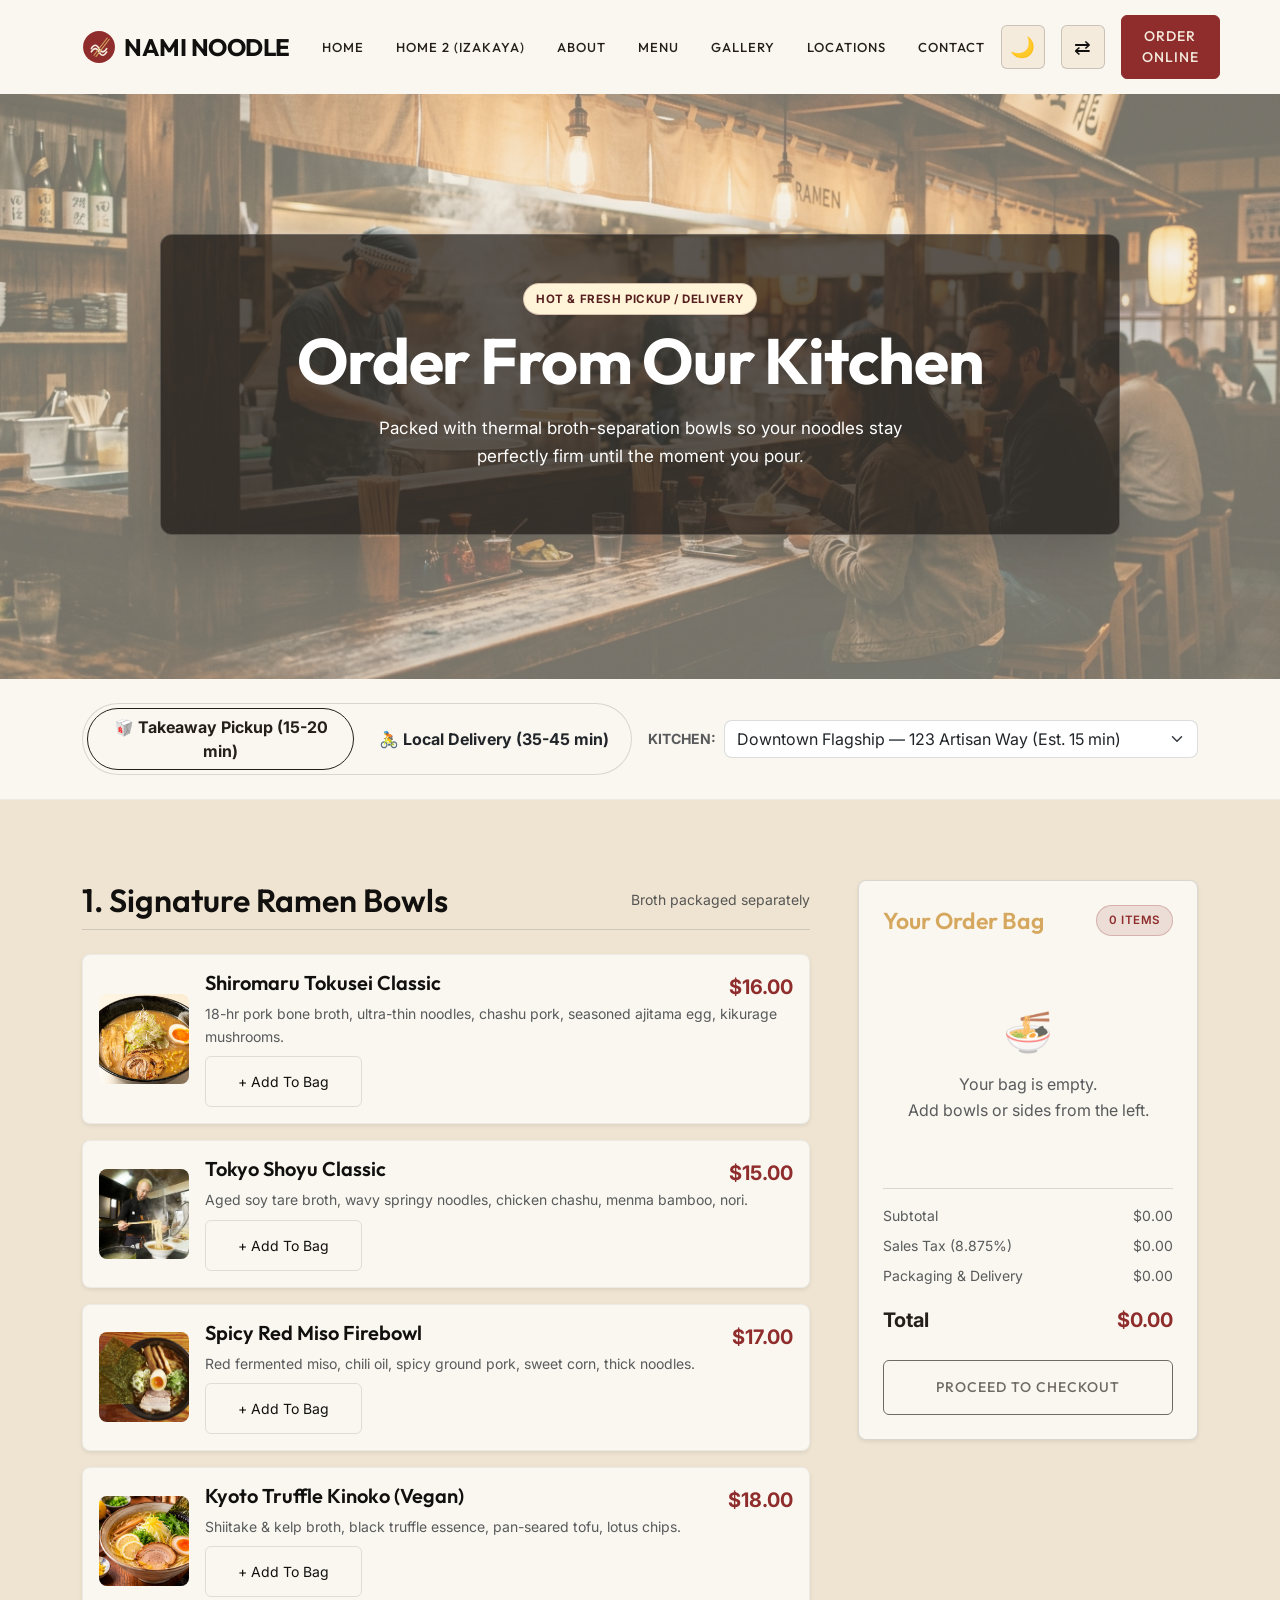
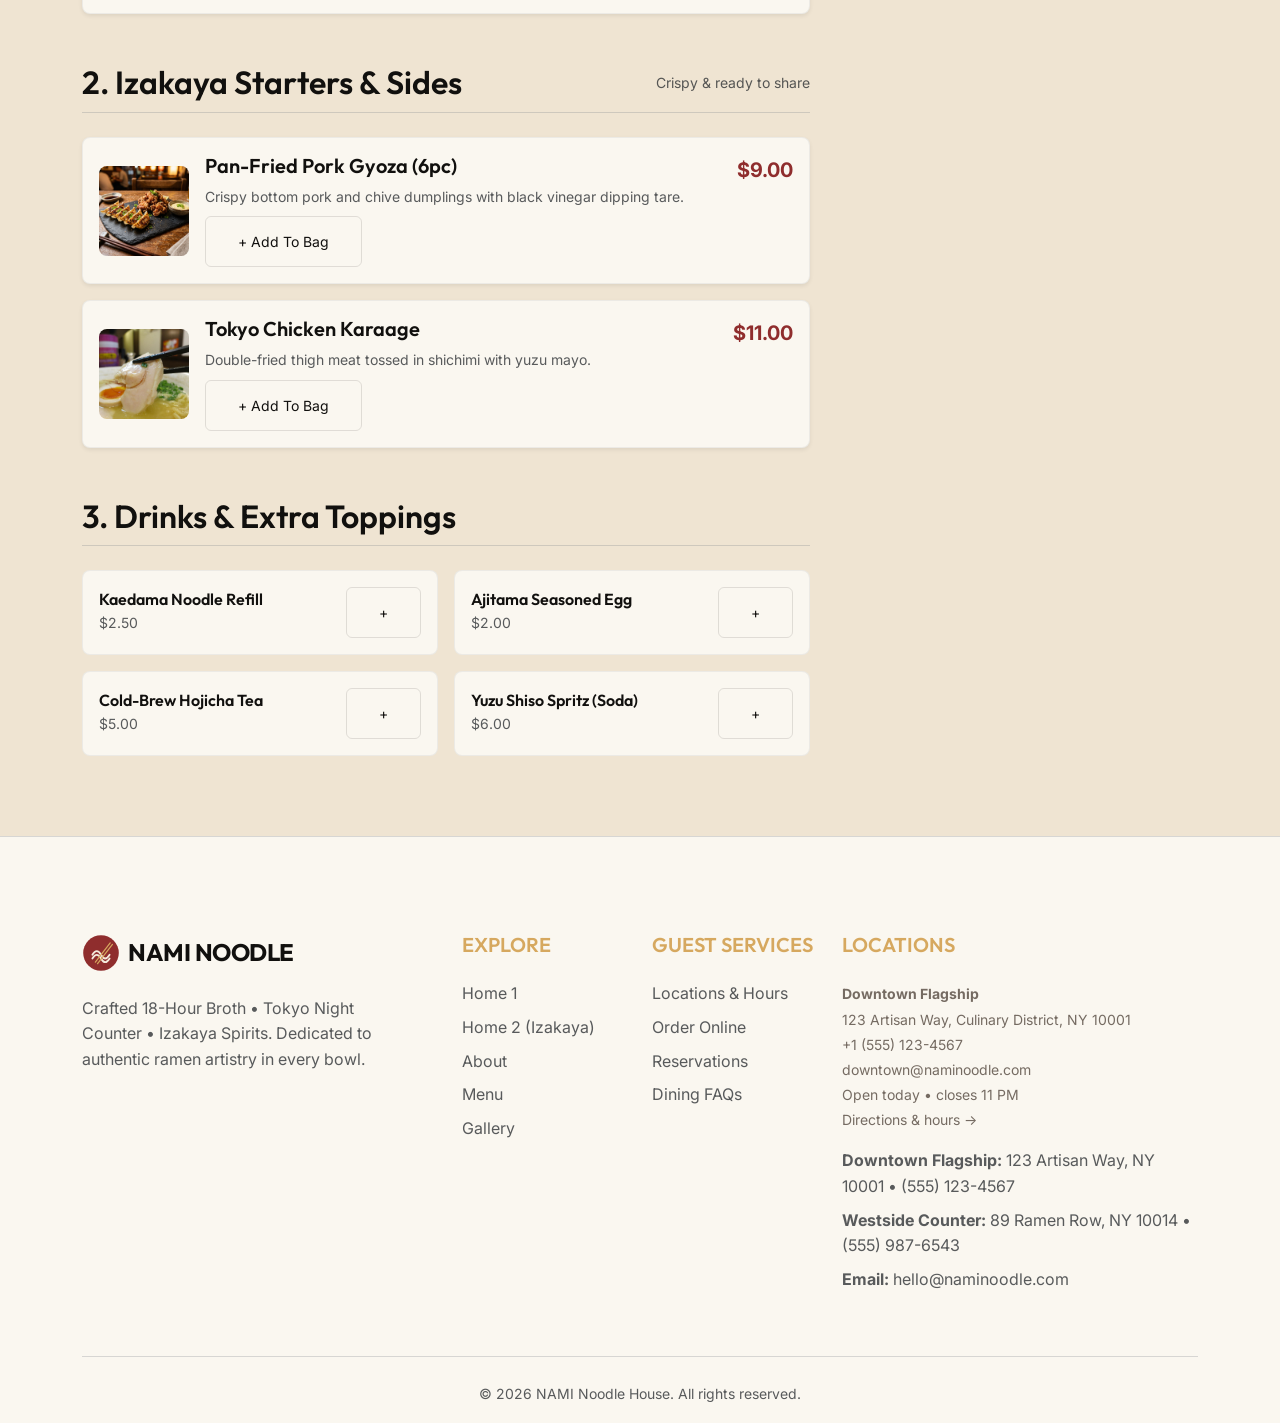
<file: order.html>
<!DOCTYPE html>
<html lang="en" data-theme="light" dir="ltr">

<head>
    <meta charset="UTF-8">
    <meta name="viewport" content="width=device-width, initial-scale=1.0">
    <title>NAMI Noodle | Order Online (Pickup & Delivery)</title>
    <meta name="description"
        content="Order freshly crafted artisan ramen bowls, izakaya small plates, and drinks online for pickup or delivery from NAMI Noodle.">
    <link rel="icon" type="image/svg+xml" href="assets/images/favicon.svg">
    <link href="https://cdn.jsdelivr.net/npm/bootstrap@5.3.2/dist/css/bootstrap.min.css" rel="stylesheet">
    <link rel="preconnect" href="https://fonts.googleapis.com">
    <link rel="preconnect" href="https://fonts.gstatic.com" crossorigin>
    <link
        href="https://fonts.googleapis.com/css2?family=Inter:wght@300;400;500;600&family=Outfit:wght@400;500;600;700;800&display=swap"
        rel="stylesheet">
    <link rel="stylesheet" href="assets/css/style.css">
    <link rel="stylesheet" href="assets/css/extensions.css">
    <style>
        .order-nav-pill.active {
            background-color: var(--primary) !important;
            color: #ffffff !important;
            border-color: var(--primary) !important;
        }

        .cart-item-row {
            border-bottom: 1px solid var(--border);
            padding: 0.85rem 0;
        }

        .qty-btn {
            width: 28px;
            height: 28px;
            border-radius: 50%;
            border: 1px solid var(--border);
            background: var(--surface);
            color: var(--text);
            display: inline-flex;
            align-items: center;
            justify-content: center;
            font-weight: bold;
            font-size: 14px;
            cursor: pointer;
            transition: var(--transition-fast);
        }

        .qty-btn:hover {
            background: var(--primary);
            color: white;
            border-color: var(--primary);
        }
    </style>
</head>

<body>
    <!-- Navigation -->
    <nav class="navbar navbar-expand-xl fixed-top navbar-premium bg-surface" id="mainNav">
        <div class="container">
            <a class="navbar-brand d-flex align-items-center gap-2" href="index.html">
                <img src="assets/images/logo.svg" alt="NAMI Noodle" width="34" height="34">
                <span>NAMI NOODLE</span>
            </a>
            <button class="navbar-toggler border-0 filter-invert" type="button" data-bs-toggle="collapse"
                data-bs-target="#navC" aria-label="Toggle navigation"><span class="navbar-toggler-icon"></span></button>
            <div class="collapse navbar-collapse" id="navC">
                <ul class="navbar-nav mx-auto mb-2 mb-lg-0">
                    <li class="nav-item"><a class="nav-link" href="index.html">Home</a></li>
                    <li class="nav-item"><a class="nav-link" href="home-2.html">Home 2 (Izakaya)</a></li>
                    <li class="nav-item"><a class="nav-link" href="our-story.html">About</a></li>
                    <li class="nav-item"><a class="nav-link" href="menu.html">Menu</a></li>
                    <li class="nav-item"><a class="nav-link" href="gallery.html">Gallery</a></li>
                    <li class="nav-item"><a class="nav-link" href="locations.html">Locations</a></li>
                    <li class="nav-item"><a class="nav-link" href="contact.html">Contact</a></li>
                </ul>
                <div class="d-flex flex-column flex-xl-row align-items-start align-items-xl-center gap-3 mt-4 mt-xl-0">
                    <div class="d-flex align-items-center gap-3">
                        <button class="nav-icon-btn" id="theme-toggle" aria-label="Toggle Dark/Light Mode">🌙</button>
                        <button class="nav-icon-btn" id="rtl-toggle" aria-label="Toggle RTL Mode">⇄</button>
                    </div>
                    <a href="order.html" class="btn btn-premium">Order Online</a>
                </div>
            </div>
        </div>
    </nav>

    <!-- Header -->
    <header class="page-hero py-5 text-center position-relative overflow-hidden bg-dark-deep text-white">
        <div class="position-absolute w-100 h-100 top-0 start-0" style="z-index: 0;">
            <img src="assets/images/restaurant_interior_1789637710836.jpg" alt="Order Background"
                class="w-100 h-100 object-fit-cover opacity-50">
        </div>
        <div class="container py-5 reveal-up active position-relative hero-content-bg" style="z-index: 1;">
            <span class="badge-tag badge-tag-accent mb-2">HOT & FRESH PICKUP / DELIVERY</span>
            <h1 class="display-3 fw-bold mb-3 text-white">Order From Our Kitchen</h1>
            <p class="lead-text mx-auto text-white" style="max-width: 550px;">Packed with thermal broth-separation bowls
                so your noodles stay perfectly firm until the moment you pour.</p>
        </div>
    </header>

    <section class="py-4 bg-surface border-bottom border-secondary border-opacity-10">
        <div class="container">
            <div class="row g-3 align-items-center">
                <div class="col-12 col-lg-6">
                    <div class="order-mode-group d-flex flex-column flex-sm-row w-100 p-1 bg-surface border border-secondary border-opacity-25 rounded-pill"
                        role="group">
                        <input type="radio" class="btn-check" name="orderType" id="typePickup" checked>
                        <label class="btn order-nav-pill rounded-pill fw-bold" for="typePickup">🥡 Takeaway Pickup
                            (15-20 min)</label>
                        <input type="radio" class="btn-check" name="orderType" id="typeDelivery">
                        <label class="btn order-nav-pill rounded-pill fw-bold" for="typeDelivery">🚴 Local Delivery
                            (35-45 min)</label>
                    </div>
                </div>
                <div class="col-12 col-lg-6">
                    <div class="d-flex align-items-center gap-2">
                        <span class="text-muted small text-nowrap fw-bold text-uppercase">Kitchen:</span>
                        <select class="form-select border-secondary border-opacity-25 rounded-3"
                            id="orderLocationSelect">
                            <option value="downtown" selected>Downtown Flagship — 123 Artisan Way (Est. 15 min)</option>
                            <option value="westside">Westside Counter — 89 Ramen Row (Est. 20 min)</option>
                        </select>
                    </div>
                </div>
            </div>
        </div>
    </section>

    <!-- MAIN ORDERING SECTION -->
    <section class="py-5 my-4">
        <div class="container py-2">
            <div class="row g-5">
                <!-- Left Menu Items -->
                <div class="col-lg-8">
                    <!-- Category: Signature Ramen -->
                    <div class="mb-5">
                        <div
                            class="d-flex justify-content-between align-items-center mb-4 border-bottom border-secondary border-opacity-25 pb-2">
                            <h3 class="mb-0">1. Signature Ramen Bowls</h3>
                            <span class="text-muted small">Broth packaged separately</span>
                        </div>
                        <div class="d-flex flex-column gap-3">
                            <!-- Ramen 1 -->
                            <div
                                class="card p-3 bg-surface border border-secondary border-opacity-10 rounded-3 shadow-sm hover-lift">
                                <div class="row align-items-center g-3">
                                    <div class="col-auto">
                                        <img src="assets/images/choose1.jpg" alt="Shiromaru Classic" class="rounded-3"
                                            style="width: 90px; height: 90px; object-fit: cover;">
                                    </div>
                                    <div class="col">
                                        <div class="d-flex justify-content-between">
                                            <h5 class="mb-1">Shiromaru Tokusei Classic</h5>
                                            <span class="fw-bold fs-5 text-primary">$16.00</span>
                                        </div>
                                        <p class="text-muted small mb-2">18-hr pork bone broth, ultra-thin noodles,
                                            chashu pork, seasoned ajitama egg, kikurage mushrooms.</p>
                                        <div class="d-flex gap-2">
                                            <button type="button" class="btn btn-outline-premium btn-sm add-to-cart-btn"
                                                data-name="Shiromaru Tokusei Classic" data-price="16.00">+ Add To
                                                Bag</button>
                                        </div>
                                    </div>
                                </div>
                            </div>

                            <!-- Ramen 2 -->
                            <div
                                class="card p-3 bg-surface border border-secondary border-opacity-10 rounded-3 shadow-sm hover-lift">
                                <div class="row align-items-center g-3">
                                    <div class="col-auto">
                                        <img src="assets/images/choose2.jpg" alt="Tokyo Shoyu" class="rounded-3"
                                            style="width: 90px; height: 90px; object-fit: cover;">
                                    </div>
                                    <div class="col">
                                        <div class="d-flex justify-content-between">
                                            <h5 class="mb-1">Tokyo Shoyu Classic</h5>
                                            <span class="fw-bold fs-5 text-primary">$15.00</span>
                                        </div>
                                        <p class="text-muted small mb-2">Aged soy tare broth, wavy springy noodles,
                                            chicken chashu, menma bamboo, nori.</p>
                                        <div class="d-flex gap-2">
                                            <button type="button" class="btn btn-outline-premium btn-sm add-to-cart-btn"
                                                data-name="Tokyo Shoyu Classic" data-price="15.00">+ Add To Bag</button>
                                        </div>
                                    </div>
                                </div>
                            </div>

                            <!-- Ramen 3 -->
                            <div
                                class="card p-3 bg-surface border border-secondary border-opacity-10 rounded-3 shadow-sm hover-lift">
                                <div class="row align-items-center g-3">
                                    <div class="col-auto">
                                        <img src="assets/images/choose4.jpg" alt="Spicy Red Miso" class="rounded-3"
                                            style="width: 90px; height: 90px; object-fit: cover;">
                                    </div>
                                    <div class="col">
                                        <div class="d-flex justify-content-between">
                                            <h5 class="mb-1">Spicy Red Miso Firebowl</h5>
                                            <span class="fw-bold fs-5 text-primary">$17.00</span>
                                        </div>
                                        <p class="text-muted small mb-2">Red fermented miso, chili oil, spicy ground
                                            pork, sweet corn, thick noodles.</p>
                                        <div class="d-flex gap-2">
                                            <button type="button" class="btn btn-outline-premium btn-sm add-to-cart-btn"
                                                data-name="Spicy Red Miso Firebowl" data-price="17.00">+ Add To
                                                Bag</button>
                                        </div>
                                    </div>
                                </div>
                            </div>

                            <!-- Ramen 4 -->
                            <div
                                class="card p-3 bg-surface border border-secondary border-opacity-10 rounded-3 shadow-sm hover-lift">
                                <div class="row align-items-center g-3">
                                    <div class="col-auto">
                                        <img src="assets/images/menu4.jpg" alt="Kyoto Truffle Vegan" class="rounded-3"
                                            style="width: 90px; height: 90px; object-fit: cover;">
                                    </div>
                                    <div class="col">
                                        <div class="d-flex justify-content-between">
                                            <h5 class="mb-1">Kyoto Truffle Kinoko (Vegan)</h5>
                                            <span class="fw-bold fs-5 text-primary">$18.00</span>
                                        </div>
                                        <p class="text-muted small mb-2">Shiitake & kelp broth, black truffle essence,
                                            pan-seared tofu, lotus chips.</p>
                                        <div class="d-flex gap-2">
                                            <button type="button" class="btn btn-outline-premium btn-sm add-to-cart-btn"
                                                data-name="Kyoto Truffle Kinoko (Vegan)" data-price="18.00">+ Add To
                                                Bag</button>
                                        </div>
                                    </div>
                                </div>
                            </div>
                        </div>
                    </div>

                    <!-- Category: Izakaya Small Plates -->
                    <div class="mb-5">
                        <div
                            class="d-flex justify-content-between align-items-center mb-4 border-bottom border-secondary border-opacity-25 pb-2">
                            <h3 class="mb-0">2. Izakaya Starters & Sides</h3>
                            <span class="text-muted small">Crispy & ready to share</span>
                        </div>
                        <div class="d-flex flex-column gap-3">
                            <div
                                class="card p-3 bg-surface border border-secondary border-opacity-10 rounded-3 shadow-sm hover-lift">
                                <div class="row align-items-center g-3">
                                    <div class="col-auto">
                                        <img src="assets/images/izakaya-starters.jpg" alt="Pan-Fried Gyoza"
                                            class="rounded-3" style="width: 90px; height: 90px; object-fit: cover;">
                                    </div>
                                    <div class="col">
                                        <div class="d-flex justify-content-between">
                                            <h5 class="mb-1">Pan-Fried Pork Gyoza (6pc)</h5>
                                            <span class="fw-bold fs-5 text-primary">$9.00</span>
                                        </div>
                                        <p class="text-muted small mb-2">Crispy bottom pork and chive dumplings with
                                            black vinegar dipping tare.</p>
                                        <button type="button" class="btn btn-outline-premium btn-sm add-to-cart-btn"
                                            data-name="Pan-Fried Pork Gyoza (6pc)" data-price="9.00">+ Add To
                                            Bag</button>
                                    </div>
                                </div>
                            </div>

                            <div
                                class="card p-3 bg-surface border border-secondary border-opacity-10 rounded-3 shadow-sm hover-lift">
                                <div class="row align-items-center g-3">
                                    <div class="col-auto">
                                        <img src="assets/images/choose3.jpg" alt="Tokyo Chicken Karaage"
                                            class="rounded-3" style="width: 90px; height: 90px; object-fit: cover;">
                                    </div>
                                    <div class="col">
                                        <div class="d-flex justify-content-between">
                                            <h5 class="mb-1">Tokyo Chicken Karaage</h5>
                                            <span class="fw-bold fs-5 text-primary">$11.00</span>
                                        </div>
                                        <p class="text-muted small mb-2">Double-fried thigh meat tossed in shichimi with
                                            yuzu mayo.</p>
                                        <button type="button" class="btn btn-outline-premium btn-sm add-to-cart-btn"
                                            data-name="Tokyo Chicken Karaage" data-price="11.00">+ Add To Bag</button>
                                    </div>
                                </div>
                            </div>
                        </div>
                    </div>

                    <!-- Category: Extra Toppings & Drinks -->
                    <div>
                        <div
                            class="d-flex justify-content-between align-items-center mb-4 border-bottom border-secondary border-opacity-25 pb-2">
                            <h3 class="mb-0">3. Drinks & Extra Toppings</h3>
                        </div>
                        <div class="row g-3">
                            <div class="col-sm-6">
                                <div
                                    class="p-3 bg-surface border border-secondary border-opacity-10 rounded-3 d-flex justify-content-between align-items-center">
                                    <div>
                                        <h6 class="mb-0">Kaedama Noodle Refill</h6>
                                        <small class="text-muted">$2.50</small>
                                    </div>
                                    <button type="button" class="btn btn-outline-premium btn-sm add-to-cart-btn"
                                        data-name="Kaedama Noodle Refill" data-price="2.50">+</button>
                                </div>
                            </div>
                            <div class="col-sm-6">
                                <div
                                    class="p-3 bg-surface border border-secondary border-opacity-10 rounded-3 d-flex justify-content-between align-items-center">
                                    <div>
                                        <h6 class="mb-0">Ajitama Seasoned Egg</h6>
                                        <small class="text-muted">$2.00</small>
                                    </div>
                                    <button type="button" class="btn btn-outline-premium btn-sm add-to-cart-btn"
                                        data-name="Ajitama Seasoned Egg" data-price="2.00">+</button>
                                </div>
                            </div>
                            <div class="col-sm-6">
                                <div
                                    class="p-3 bg-surface border border-secondary border-opacity-10 rounded-3 d-flex justify-content-between align-items-center">
                                    <div>
                                        <h6 class="mb-0">Cold-Brew Hojicha Tea</h6>
                                        <small class="text-muted">$5.00</small>
                                    </div>
                                    <button type="button" class="btn btn-outline-premium btn-sm add-to-cart-btn"
                                        data-name="Cold-Brew Hojicha Tea" data-price="5.00">+</button>
                                </div>
                            </div>
                            <div class="col-sm-6">
                                <div
                                    class="p-3 bg-surface border border-secondary border-opacity-10 rounded-3 d-flex justify-content-between align-items-center">
                                    <div>
                                        <h6 class="mb-0">Yuzu Shiso Spritz (Soda)</h6>
                                        <small class="text-muted">$6.00</small>
                                    </div>
                                    <button type="button" class="btn btn-outline-premium btn-sm add-to-cart-btn"
                                        data-name="Yuzu Shiso Spritz" data-price="6.00">+</button>
                                </div>
                            </div>
                        </div>
                    </div>
                </div>

                <!-- Right Sticky Cart Sidebar -->
                <div class="col-lg-4">
                    <div class="bg-surface p-4 rounded-3 border border-secondary border-opacity-25 shadow-sm sticky-top"
                        style="top: 110px;">
                        <div class="d-flex justify-content-between align-items-center mb-3">
                            <h4 class="mb-0 text-accent">Your Order Bag</h4>
                            <span class="badge-tag badge-tag-primary" id="cartItemCountBadge">0 items</span>
                        </div>

                        <!-- Cart Items Container -->
                        <div id="cartItemsList" class="my-3" style="max-height: 320px; overflow-y: auto;">
                            <div class="text-muted text-center py-5" id="emptyCartNotice">
                                <div class="fs-1 mb-2">🍜</div>
                                <p class="mb-0">Your bag is empty.<br>Add bowls or sides from the left.</p>
                            </div>
                        </div>

                        <!-- Calculations -->
                        <div class="border-top border-secondary border-opacity-25 pt-3 mt-3">
                            <div class="d-flex justify-content-between mb-2 small text-muted">
                                <span>Subtotal</span>
                                <span id="cartSubtotal">$0.00</span>
                            </div>
                            <div class="d-flex justify-content-between mb-2 small text-muted">
                                <span>Sales Tax (8.875%)</span>
                                <span id="cartTax">$0.00</span>
                            </div>
                            <div class="d-flex justify-content-between mb-3 small text-muted">
                                <span>Packaging & Delivery</span>
                                <span id="cartDeliveryFee">$0.00</span>
                            </div>
                            <div class="d-flex justify-content-between mb-4 fs-5 fw-bold">
                                <span>Total</span>
                                <span class="text-primary" id="cartTotal">$0.00</span>
                            </div>

                            <button type="button" class="btn btn-premium w-100 py-3 disabled" id="checkoutBtn"
                                data-bs-toggle="modal" data-bs-target="#orderSuccessModal">
                                Proceed to Checkout
                            </button>
                        </div>
                    </div>
                </div>
            </div>
        </div>
    </section>

    <!-- Modal: Order Success Confirmation -->
    <div class="modal fade" id="orderSuccessModal" tabindex="-1" aria-hidden="true">
        <div class="modal-dialog modal-dialog-centered">
            <div class="modal-content bg-surface border border-secondary border-opacity-25 p-4 text-center">
                <div class="modal-body">
                    <div class="display-3 mb-3">🎉</div>
                    <h3 class="mb-2">Order Confirmed!</h3>
                    <p class="text-accent fw-bold mb-3">Order #NAMI-88219</p>
                    <p class="text-muted mb-4">Our kitchen team has fired your order. Broth and noodles are being
                        prepared and will be packaged in thermal containers.</p>
                    <div class="p-3 bg-cream bg-opacity-25 rounded-2 mb-4 text-start">
                        <div class="d-flex justify-content-between small mb-1">
                            <strong>Estimated Ready Time:</strong>
                            <span class="text-primary fw-bold">18-22 Minutes</span>
                        </div>
                        <div class="d-flex justify-content-between small">
                            <strong>Pickup Station:</strong>
                            <span>Downtown Flagship Counter</span>
                        </div>
                    </div>
                    <button type="button" class="btn btn-premium px-5 py-2" data-bs-dismiss="modal"
                        id="resetCartBtn">Return To Home</button>
                </div>
            </div>
        </div>
    </div>

    <!-- Footer -->
    <footer class="bg-surface pt-5 pb-3 border-top border-secondary border-opacity-25">
        <div class="container pt-5">
            <div class="row mb-5 g-4 text-center text-md-start">
                <div class="col-12 col-md-6 col-lg-4 mb-4 mb-lg-0">
                    <a class="navbar-brand d-inline-flex align-items-center gap-2 mb-4 text-decoration-none"
                        href="index.html">
                        <img src="assets/images/logo.svg" alt="NAMI Noodle Logo" width="38" height="38">
                        <span class="fs-4">NAMI NOODLE</span>
                    </a>
                    <p class="text-muted pe-lg-4">Crafted 18-Hour Broth &bull; Tokyo Night Counter &bull; Izakaya
                        Spirits. Dedicated to authentic ramen artistry in every bowl.</p>
                </div>
                <div class="col-12 col-md-6 col-lg-2 mb-4 mb-md-0">
                    <h5 class="text-accent mb-4 text-uppercase">Explore</h5>
                    <ul class="list-unstyled d-flex flex-column gap-2">
                        <li><a href="index.html" class="text-muted text-decoration-none footer-link">Home 1</a></li>
                        <li><a href="home-2.html" class="text-muted text-decoration-none footer-link">Home 2
                                (Izakaya)</a></li>
                        <li><a href="our-story.html" class="text-muted text-decoration-none footer-link">About</a></li>
                        <li><a href="menu.html" class="text-muted text-decoration-none footer-link">Menu</a></li>
                        <li><a href="gallery.html" class="text-muted text-decoration-none footer-link">Gallery</a></li>
                    </ul>
                </div>
                <div class="col-12 col-md-6 col-lg-2 mb-4 mb-md-0">
                    <h5 class="text-accent mb-4 text-uppercase">Guest Services</h5>
                    <ul class="list-unstyled d-flex flex-column gap-2">
                        <li><a href="locations.html" class="text-muted text-decoration-none footer-link">Locations &
                                Hours</a></li>
                        <li><a href="order.html" class="text-muted text-decoration-none footer-link">Order Online</a>
                        </li>
                        <li><a href="contact.html" class="text-muted text-decoration-none footer-link">Reservations</a>
                        </li>
                        <li><a href="contact.html#faqAccordion"
                                class="text-muted text-decoration-none footer-link">Dining FAQs</a></li>
                    </ul>
                </div>
                <div class="col-12 col-md-6 col-lg-4">
                    <h5 class="text-accent mb-4 text-uppercase">Locations</h5>
                    <div class="footer-visit-details mb-3"><strong>Downtown Flagship</strong><br>123 Artisan Way,
                        Culinary District, NY 10001<br><a href="tel:+15551234567">+1 (555) 123-4567</a><br><a
                            href="mailto:downtown@naminoodle.com">downtown@naminoodle.com</a><br><span>Open today •
                            closes 11 PM</span><br><a href="locations.html">Directions & hours →</a></div>
                    <ul class="list-unstyled text-muted d-flex flex-column gap-2">
                        <li><strong>Downtown Flagship:</strong> 123 Artisan Way, NY 10001 &bull; (555) 123-4567</li>
                        <li><strong>Westside Counter:</strong> 89 Ramen Row, NY 10014 &bull; (555) 987-6543</li>
                        <li><strong>Email:</strong> hello@naminoodle.com</li>
                    </ul>
                </div>
            </div>
            <div class="border-top border-secondary border-opacity-25 pt-4 mt-5 text-center">
                <small class="text-muted">&copy; 2026 NAMI Noodle House. All rights reserved.</small>
            </div>
        </div>
    </footer>

    <button id="scrollTopBtn" aria-label="Scroll to top">↑</button>
    <script src="https://cdn.jsdelivr.net/npm/bootstrap@5.3.2/dist/js/bootstrap.bundle.min.js"></script>
    <script src="assets/js/main.js"></script>
</body>

</html>
</file>
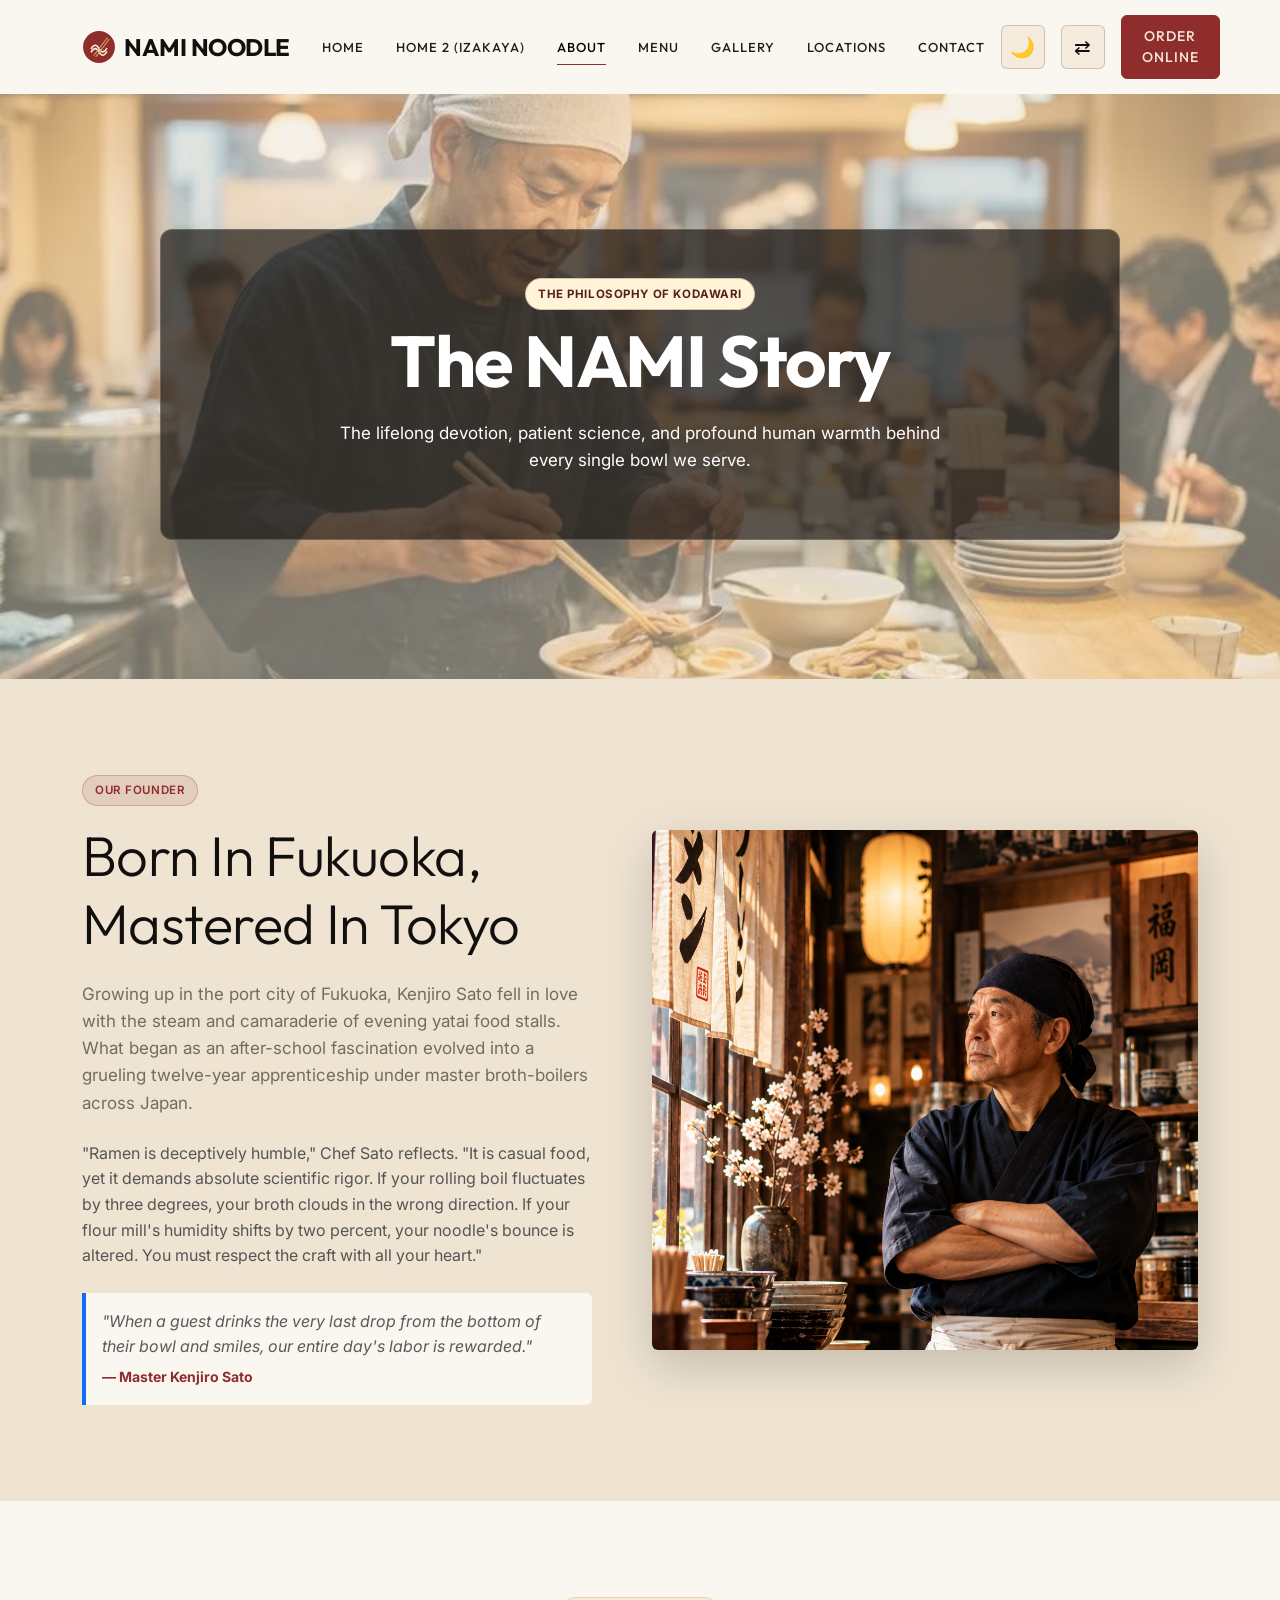
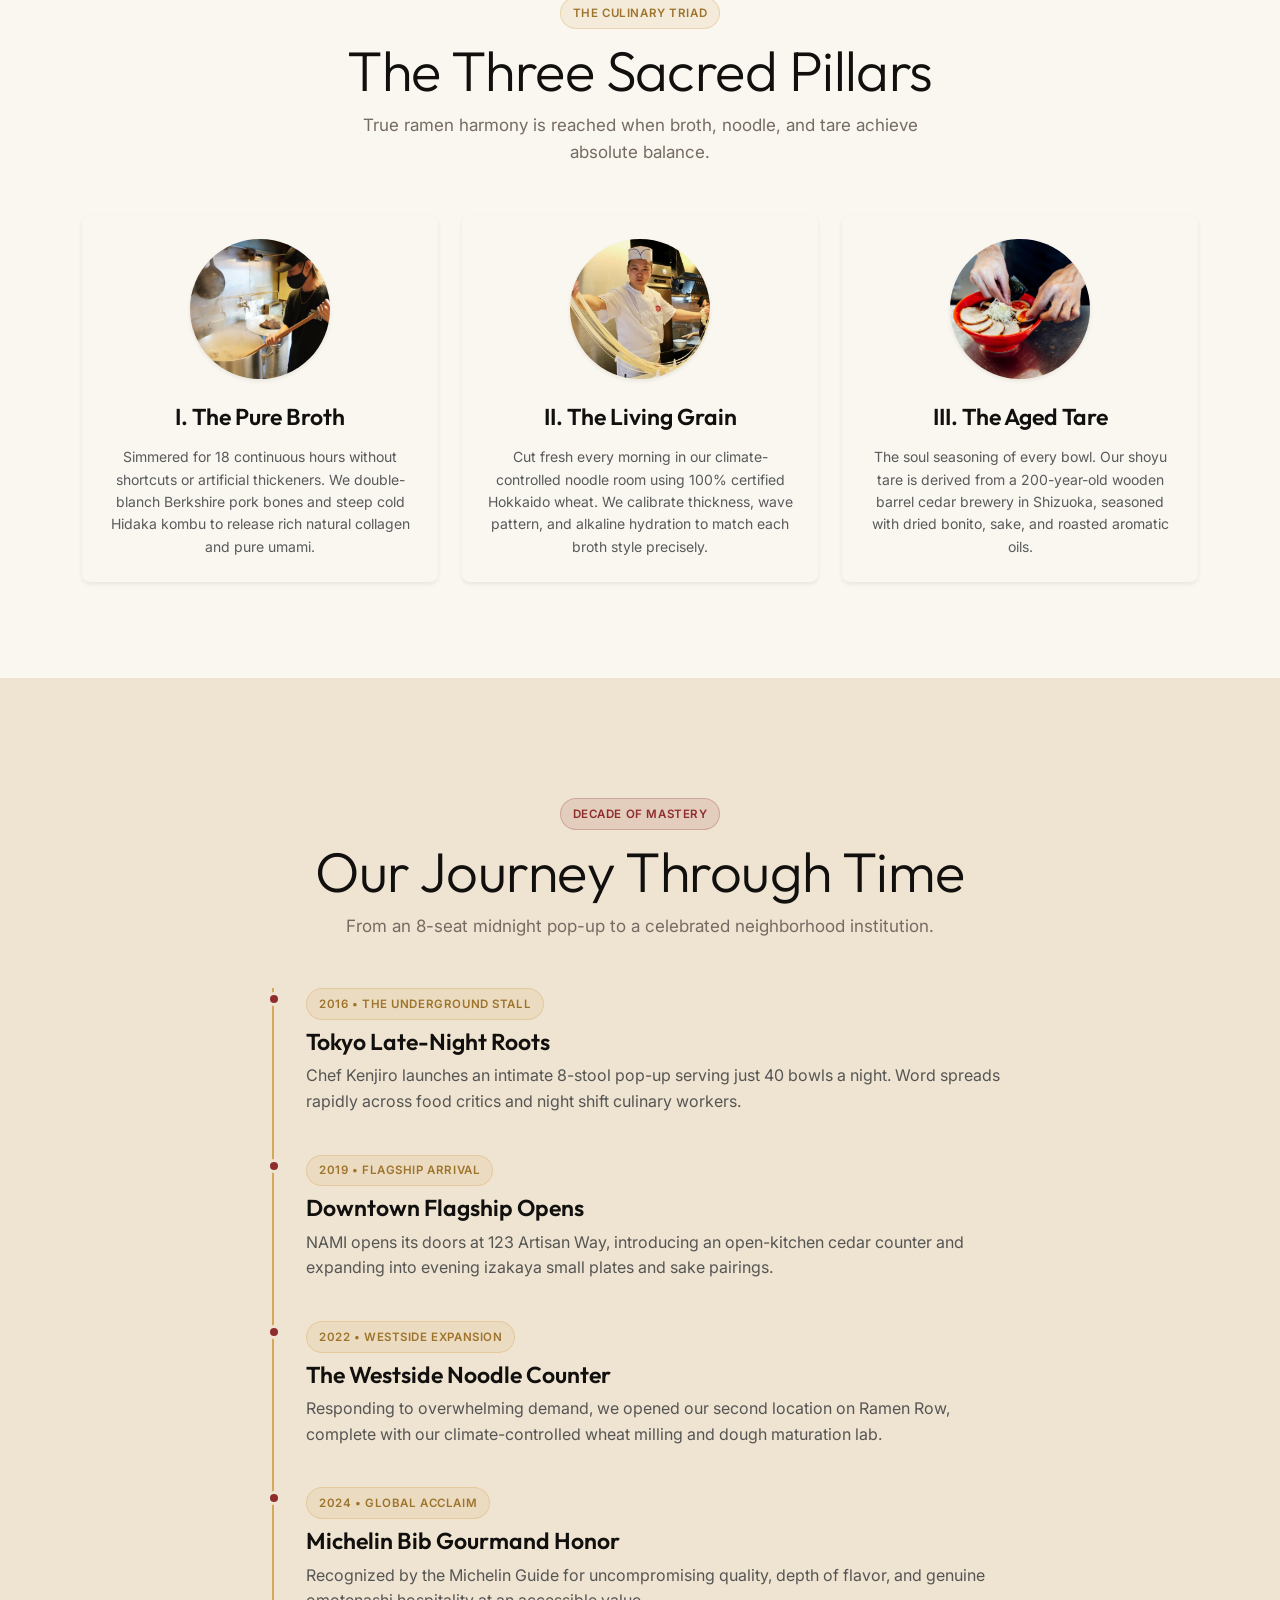
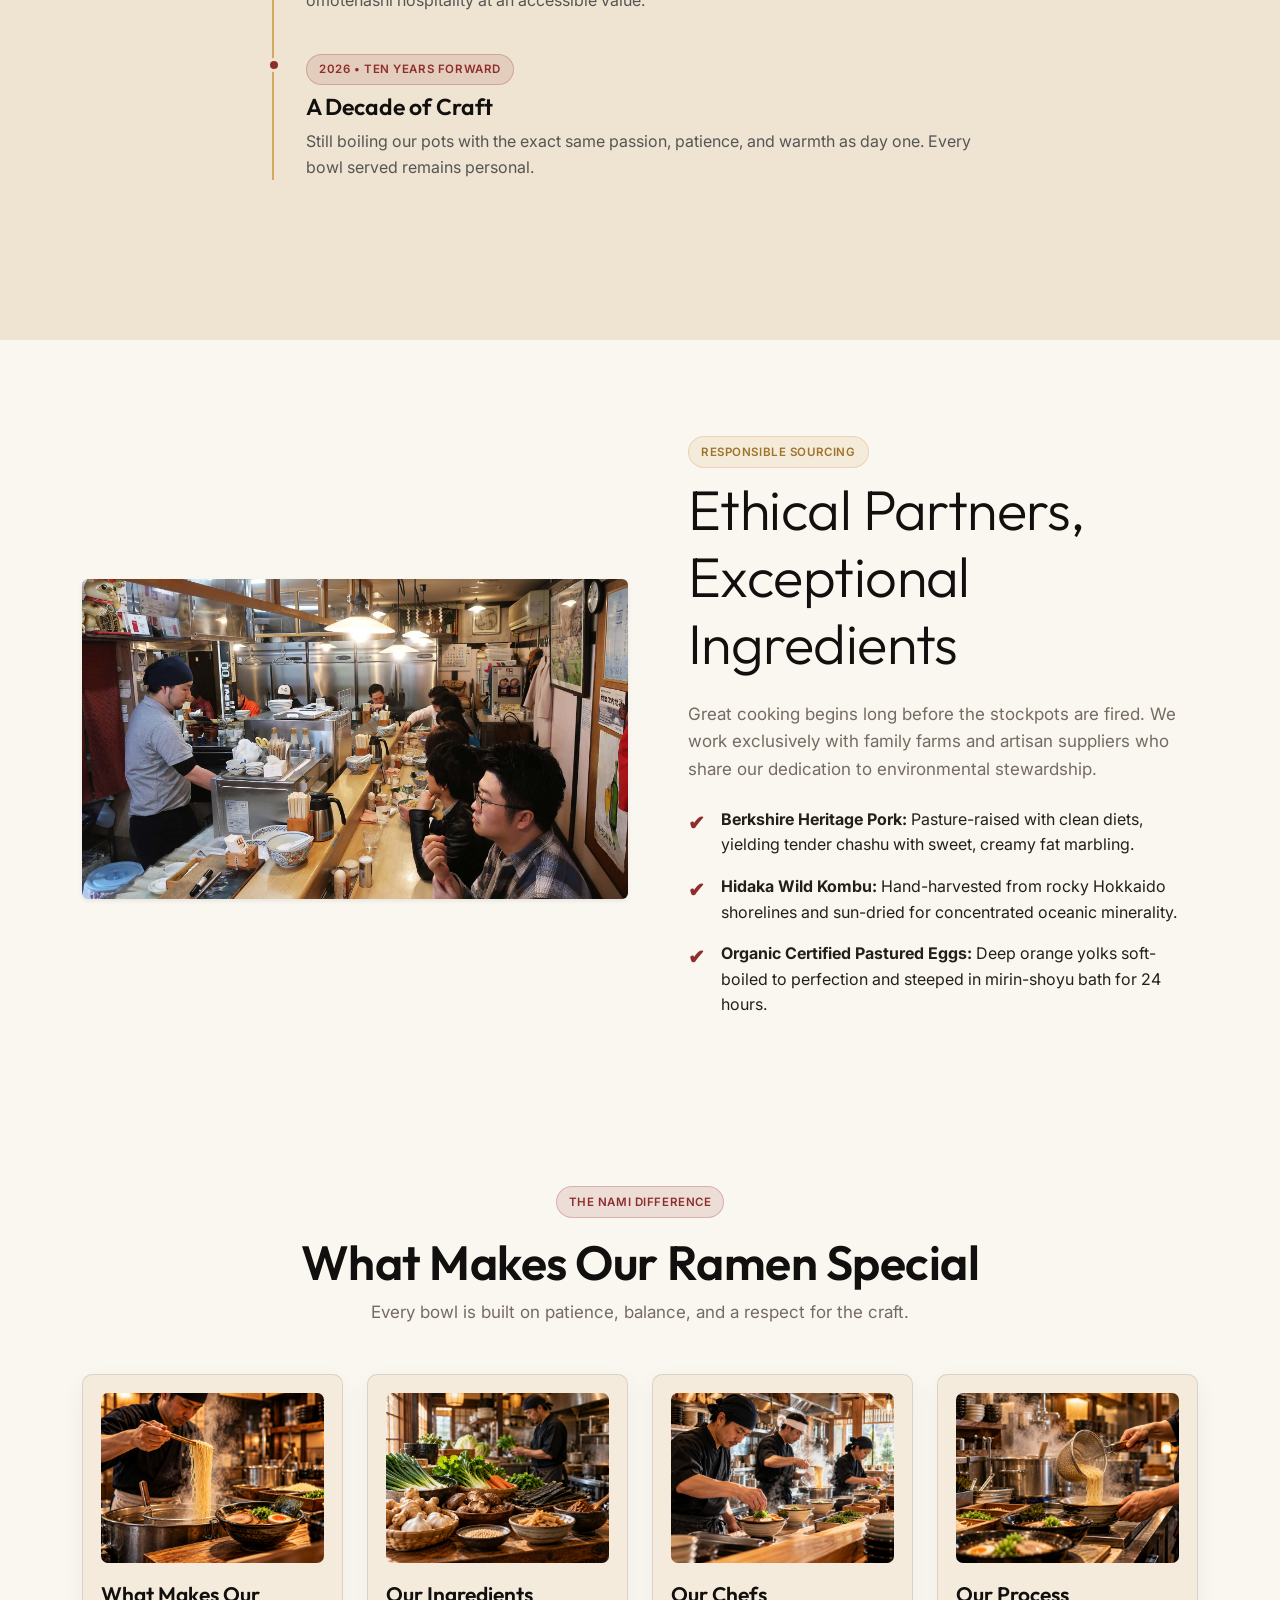
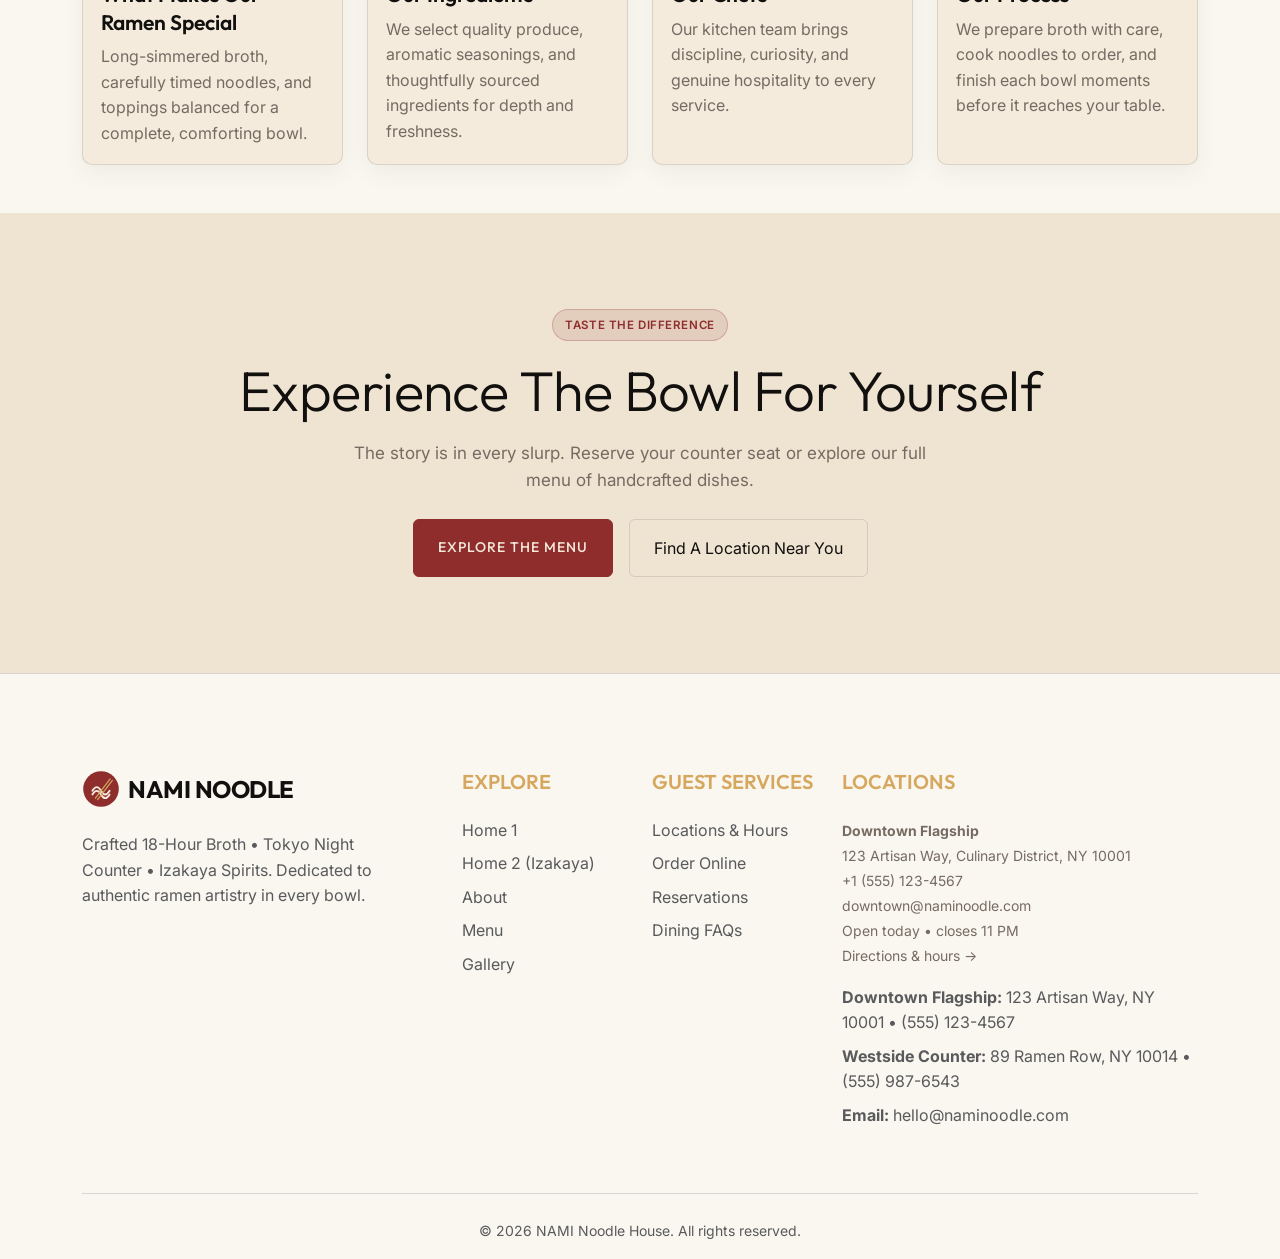
<file: our-story.html>
<!DOCTYPE html>
<html lang="en" data-theme="light" dir="ltr">

<head>
    <meta charset="UTF-8">
    <meta name="viewport" content="width=device-width, initial-scale=1.0">
    <title>NAMI Noodle | Our Story & Culinary Heritage</title>
    <meta name="description"
        content="Discover the origins, philosophy, and artisan craftsmanship behind NAMI Noodle. Learn about Master Chef Kenjiro Sato and our 18-hour broths.">
    <link rel="icon" type="image/svg+xml" href="assets/images/favicon.svg">
    <link href="https://cdn.jsdelivr.net/npm/bootstrap@5.3.2/dist/css/bootstrap.min.css" rel="stylesheet">
    <link rel="preconnect" href="https://fonts.googleapis.com">
    <link rel="preconnect" href="https://fonts.gstatic.com" crossorigin>
    <link
        href="https://fonts.googleapis.com/css2?family=Inter:wght@300;400;500;600&family=Outfit:wght@400;500;600;700;800&display=swap"
        rel="stylesheet">
    <link rel="stylesheet" href="assets/css/style.css">
    <link rel="stylesheet" href="assets/css/extensions.css">
</head>

<body>
    <!-- Navigation -->
    <nav class="navbar navbar-expand-xl fixed-top navbar-premium bg-surface" id="mainNav">
        <div class="container">
            <a class="navbar-brand d-flex align-items-center gap-2" href="index.html">
                <img src="assets/images/logo.svg" alt="NAMI Noodle" width="34" height="34">
                <span>NAMI NOODLE</span>
            </a>
            <button class="navbar-toggler border-0 filter-invert" type="button" data-bs-toggle="collapse"
                data-bs-target="#navC" aria-label="Toggle navigation"><span class="navbar-toggler-icon"></span></button>
            <div class="collapse navbar-collapse" id="navC">
                <ul class="navbar-nav mx-auto mb-2 mb-lg-0">
                    <li class="nav-item"><a class="nav-link" href="index.html">Home</a></li>
                    <li class="nav-item"><a class="nav-link" href="home-2.html">Home 2 (Izakaya)</a></li>
                    <li class="nav-item"><a class="nav-link active" href="our-story.html">About</a></li>
                    <li class="nav-item"><a class="nav-link" href="menu.html">Menu</a></li>
                    <li class="nav-item"><a class="nav-link" href="gallery.html">Gallery</a></li>
                    <li class="nav-item"><a class="nav-link" href="locations.html">Locations</a></li>
                    <li class="nav-item"><a class="nav-link" href="contact.html">Contact</a></li>
                </ul>
                <div class="d-flex flex-column flex-xl-row align-items-start align-items-xl-center gap-3 mt-4 mt-xl-0">
                    <div class="d-flex align-items-center gap-3">
                        <button class="nav-icon-btn" id="theme-toggle" aria-label="Toggle Dark/Light Mode">🌙</button>
                        <button class="nav-icon-btn" id="rtl-toggle" aria-label="Toggle RTL Mode">⇄</button>
                    </div>
                    <a href="order.html" class="btn btn-premium">Order Online</a>
                </div>
            </div>
        </div>
    </nav>

    <!-- SECTION 1: Story Hero -->
    <header class="page-hero py-5 text-center position-relative overflow-hidden bg-dark-deep text-white">
        <div class="position-absolute w-100 h-100 top-0 start-0" style="z-index: 0;">
            <img src="assets/images/abt-hero.jpg" alt="Artisan Ramen Story Hero"
                class="w-100 h-100 object-fit-cover opacity-50">
        </div>
        <div class="container py-5 reveal-up active position-relative hero-content-bg" style="z-index: 1;">
            <span class="badge-tag badge-tag-accent mb-2">THE PHILOSOPHY OF KODAWARI</span>
            <h1 class="display-2 fw-bold mb-3 text-white">The NAMI Story</h1>
            <p class="lead-text mx-auto text-white" style="max-width: 620px;">The lifelong devotion, patient science,
                and profound human warmth behind every single bowl we serve.</p>
        </div>
    </header>

    <!-- SECTION 2: Master Chef Kenjiro Sato's Origin -->
    <section class="py-5 my-5">
        <div class="container reveal-up">
            <div class="row align-items-center">
                <div class="col-lg-6 mb-5 mb-lg-0 pe-lg-5">
                    <span class="badge-tag badge-tag-primary mb-3">OUR FOUNDER</span>
                    <h2 class="display-4 mb-4">Born In Fukuoka, Mastered In Tokyo</h2>
                    <p class="lead-text mb-4">Growing up in the port city of Fukuoka, Kenjiro Sato fell in love with the
                        steam and camaraderie of evening yatai food stalls. What began as an after-school fascination
                        evolved into a grueling twelve-year apprenticeship under master broth-boilers across Japan.</p>
                    <p class="text-muted mb-4">"Ramen is deceptively humble," Chef Sato reflects. "It is casual food,
                        yet it demands absolute scientific rigor. If your rolling boil fluctuates by three degrees, your
                        broth clouds in the wrong direction. If your flour mill's humidity shifts by two percent, your
                        noodle's bounce is altered. You must respect the craft with all your heart."</p>
                    <div class="p-3 bg-surface border-start border-4 border-primary rounded-end">
                        <p class="fst-italic text-muted mb-1">"When a guest drinks the very last drop from the bottom of
                            their bowl and smiles, our entire day's labor is rewarded."</p>
                        <small class="fw-bold text-primary">— Master Kenjiro Sato</small>
                    </div>
                </div>
                <div class="col-lg-6">
                    <div class="position-relative hover-lift">
                        <img src="assets/images/story.png" alt="Master Kenjiro Sato crafting ramen"
                            class="img-fluid rounded-2 shadow-lg w-100" style="max-height: 520px; object-fit: cover;">
                    </div>
                </div>
            </div>
        </div>
    </section>

    <!-- SECTION 3: The Three Sacred Pillars of NAMI -->
    <section class="py-5 bg-surface triad-section">
        <div class="container py-5 reveal-up">
            <div class="text-center mb-5">
                <span class="badge-tag badge-tag-accent mb-2">THE CULINARY TRIAD</span>
                <h2 class="display-4">The Three Sacred Pillars</h2>
                <p class="lead-text mx-auto" style="max-width: 600px;">True ramen harmony is reached when broth, noodle,
                    and tare achieve absolute balance.</p>
            </div>

            <div class="row g-4">
                <!-- Pillar 1 -->
                <div class="col-md-4">
                    <div class="card h-100 border-0 bg-surface p-4 rounded-3 shadow-sm hover-lift text-center">
                        <img src="assets/images/craft1.jpg" class="rounded-circle mb-4 mx-auto shadow-sm"
                            style="width: 140px; height: 140px; object-fit: cover;" alt="18-Hour Broth Simmer">
                        <h4 class="mb-3">I. The Pure Broth</h4>
                        <p class="text-muted small mb-0">Simmered for 18 continuous hours without shortcuts or
                            artificial thickeners. We double-blanch Berkshire pork bones and steep cold Hidaka kombu to
                            release rich natural collagen and pure umami.</p>
                    </div>
                </div>
                <!-- Pillar 2 -->
                <div class="col-md-4">
                    <div class="card h-100 border-0 bg-surface p-4 rounded-3 shadow-sm hover-lift text-center">
                        <img src="assets/images/craft2.jpg" class="rounded-circle mb-4 mx-auto shadow-sm"
                            style="width: 140px; height: 140px; object-fit: cover;"
                            alt="Handmade Alkaline Wheat Noodles">
                        <h4 class="mb-3">II. The Living Grain</h4>
                        <p class="text-muted small mb-0">Cut fresh every morning in our climate-controlled noodle room
                            using 100% certified Hokkaido wheat. We calibrate thickness, wave pattern, and alkaline
                            hydration to match each broth style precisely.</p>
                    </div>
                </div>
                <!-- Pillar 3 -->
                <div class="col-md-4">
                    <div class="card h-100 border-0 bg-surface p-4 rounded-3 shadow-sm hover-lift text-center">
                        <img src="assets/images/craft3.jpg" class="rounded-circle mb-4 mx-auto shadow-sm"
                            style="width: 140px; height: 140px; object-fit: cover;" alt="200-Year Aged Tare & Toppings">
                        <h4 class="mb-3">III. The Aged Tare</h4>
                        <p class="text-muted small mb-0">The soul seasoning of every bowl. Our shoyu tare is derived
                            from a 200-year-old wooden barrel cedar brewery in Shizuoka, seasoned with dried bonito,
                            sake, and roasted aromatic oils.</p>
                    </div>
                </div>
            </div>
        </div>
    </section>

    <!-- SECTION 4: Heritage Timeline (2016 – 2026) -->
    <section class="py-5 my-5">
        <div class="container py-4 reveal-up">
            <div class="text-center mb-5">
                <span class="badge-tag badge-tag-primary mb-2">DECADE OF MASTERY</span>
                <h2 class="display-4">Our Journey Through Time</h2>
                <p class="lead-text mx-auto" style="max-width: 600px;">From an 8-seat midnight pop-up to a celebrated
                    neighborhood institution.</p>
            </div>

            <div class="row justify-content-center">
                <div class="col-lg-8">
                    <div class="timeline-track">
                        <!-- 2016 -->
                        <div class="timeline-milestone">
                            <span class="badge-tag badge-tag-accent mb-2">2016 &bull; The Underground Stall</span>
                            <h4 class="mb-2">Tokyo Late-Night Roots</h4>
                            <p class="text-muted">Chef Kenjiro launches an intimate 8-stool pop-up serving just 40 bowls
                                a night. Word spreads rapidly across food critics and night shift culinary workers.</p>
                        </div>
                        <!-- 2019 -->
                        <div class="timeline-milestone">
                            <span class="badge-tag badge-tag-accent mb-2">2019 &bull; Flagship Arrival</span>
                            <h4 class="mb-2">Downtown Flagship Opens</h4>
                            <p class="text-muted">NAMI opens its doors at 123 Artisan Way, introducing an open-kitchen
                                cedar counter and expanding into evening izakaya small plates and sake pairings.</p>
                        </div>
                        <!-- 2022 -->
                        <div class="timeline-milestone">
                            <span class="badge-tag badge-tag-accent mb-2">2022 &bull; Westside Expansion</span>
                            <h4 class="mb-2">The Westside Noodle Counter</h4>
                            <p class="text-muted">Responding to overwhelming demand, we opened our second location on
                                Ramen Row, complete with our climate-controlled wheat milling and dough maturation lab.
                            </p>
                        </div>
                        <!-- 2024 -->
                        <div class="timeline-milestone">
                            <span class="badge-tag badge-tag-accent mb-2">2024 &bull; Global Acclaim</span>
                            <h4 class="mb-2">Michelin Bib Gourmand Honor</h4>
                            <p class="text-muted">Recognized by the Michelin Guide for uncompromising quality, depth of
                                flavor, and genuine omotenashi hospitality at an accessible value.</p>
                        </div>
                        <!-- 2026 -->
                        <div class="timeline-milestone">
                            <span class="badge-tag badge-tag-primary mb-2">2026 &bull; Ten Years Forward</span>
                            <h4 class="mb-2">A Decade of Craft</h4>
                            <p class="text-muted">Still boiling our pots with the exact same passion, patience, and
                                warmth as day one. Every bowl served remains personal.</p>
                        </div>
                    </div>
                </div>
            </div>
        </div>
    </section>

    <!-- SECTION 5: Sustainable Farm Partners -->
    <section class="py-5 bg-surface">
        <div class="container py-5 reveal-up">
            <div class="row align-items-center">
                <div class="col-lg-6 mb-4 mb-lg-0">
                    <img src="assets/images/beginning.jpg" alt="Farm to Bowl sourcing"
                        class="img-fluid rounded-2 shadow-sm w-100" style="max-height: 440px; object-fit: cover;">
                </div>
                <div class="col-lg-6 ps-lg-5">
                    <span class="badge-tag badge-tag-accent mb-2">RESPONSIBLE SOURCING</span>
                    <h2 class="display-4 mb-4">Ethical Partners, Exceptional Ingredients</h2>
                    <p class="lead-text mb-4">Great cooking begins long before the stockpots are fired. We work
                        exclusively with family farms and artisan suppliers who share our dedication to environmental
                        stewardship.</p>
                    <ul class="list-unstyled d-flex flex-column gap-3 mb-4">
                        <li class="d-flex align-items-start gap-3">
                            <span class="text-primary fs-5 fw-bold">&#x2714;</span>
                            <div>
                                <strong>Berkshire Heritage Pork:</strong> Pasture-raised with clean diets, yielding
                                tender chashu with sweet, creamy fat marbling.
                            </div>
                        </li>
                        <li class="d-flex align-items-start gap-3">
                            <span class="text-primary fs-5 fw-bold">&#x2714;</span>
                            <div>
                                <strong>Hidaka Wild Kombu:</strong> Hand-harvested from rocky Hokkaido shorelines and
                                sun-dried for concentrated oceanic minerality.
                            </div>
                        </li>
                        <li class="d-flex align-items-start gap-3">
                            <span class="text-primary fs-5 fw-bold">&#x2714;</span>
                            <div>
                                <strong>Organic Certified Pastured Eggs:</strong> Deep orange yolks soft-boiled to
                                perfection and steeped in mirin-shoyu bath for 24 hours.
                            </div>
                        </li>
                    </ul>
                </div>
            </div>
        </div>
    </section>

    <!-- SECTION 6: Next Step In Your Journey CTA -->

    <!-- ABOUT PAGE: Informative brand sections -->
    <section class="py-5 bg-surface about-details">
        <div class="container">
            <div class="text-center mx-auto mb-5" style="max-width:760px">
                <span class="badge-tag badge-tag-primary mb-3">THE NAMI DIFFERENCE</span>
                <h2>What Makes Our Ramen Special</h2>
                <p class="lead-text">Every bowl is built on patience, balance, and a respect for the craft.</p>
            </div>
            <div class="row g-4">
                <div class="col-md-6 col-lg-3">
                    <article class="about-detail-card h-100"><img src="assets/images/step1.png"
                            alt="Freshly prepared signature ramen bowl" loading="lazy">
                        <h3>What Makes Our Ramen Special</h3>
                        <p>Long-simmered broth, carefully timed noodles, and toppings balanced for a complete,
                            comforting bowl.</p>
                    </article>
                </div>
                <div class="col-md-6 col-lg-3">
                    <article class="about-detail-card h-100"><img src="assets/images/step2.png"
                            alt="Fresh ingredients prepared for ramen" loading="lazy">
                        <h3>Our Ingredients</h3>
                        <p>We select quality produce, aromatic seasonings, and thoughtfully sourced ingredients for
                            depth and freshness.</p>
                    </article>
                </div>
                <div class="col-md-6 col-lg-3">
                    <article class="about-detail-card h-100"><img src="assets/images/step3.png"
                            alt="Chef carefully finishing a ramen bowl" loading="lazy">
                        <h3>Our Chefs</h3>
                        <p>Our kitchen team brings discipline, curiosity, and genuine hospitality to every service.</p>
                    </article>
                </div>
                <div class="col-md-6 col-lg-3">
                    <article class="about-detail-card h-100"><img src="assets/images/step4.png"
                            alt="Ramen noodles being prepared by hand" loading="lazy">
                        <h3>Our Process</h3>
                        <p>We prepare broth with care, cook noodles to order, and finish each bowl moments before it
                            reaches your table.</p>
                    </article>
                </div>
            </div>
        </div>
    </section>
    <section class="py-5 my-4 text-center">
        <div class="container py-4 reveal-up">
            <span class="badge-tag badge-tag-primary mb-3">TASTE THE DIFFERENCE</span>
            <h2 class="display-4 mb-3">Experience The Bowl For Yourself</h2>
            <p class="lead-text mx-auto mb-4" style="max-width: 600px;">The story is in every slurp. Reserve your
                counter seat or explore our full menu of handcrafted dishes.</p>
            <div class="d-flex flex-row flex-wrap justify-content-center gap-3">
                <a href="menu.html" class="btn btn-premium px-4 py-3">Explore The Menu</a>
                <a href="locations.html" class="btn btn-outline-premium px-4 py-3">Find A Location Near You</a>
            </div>
        </div>
    </section>

    <!-- SECTION 7: Footer -->
    <footer class="bg-surface pt-5 pb-3 border-top border-secondary border-opacity-25">
        <div class="container pt-5">
            <div class="row mb-5 g-4 text-center text-md-start">
                <div class="col-12 col-md-6 col-lg-4 mb-4 mb-lg-0">
                    <a class="navbar-brand d-inline-flex align-items-center gap-2 mb-4 text-decoration-none"
                        href="index.html">
                        <img src="assets/images/logo.svg" alt="NAMI Noodle Logo" width="38" height="38">
                        <span class="fs-4">NAMI NOODLE</span>
                    </a>
                    <p class="text-muted pe-lg-4">Crafted 18-Hour Broth &bull; Tokyo Night Counter &bull; Izakaya
                        Spirits. Dedicated to authentic ramen artistry in every bowl.</p>
                </div>
                <div class="col-12 col-md-6 col-lg-2 mb-4 mb-md-0">
                    <h5 class="text-accent mb-4 text-uppercase">Explore</h5>
                    <ul class="list-unstyled d-flex flex-column gap-2">
                        <li><a href="index.html" class="text-muted text-decoration-none footer-link">Home 1</a></li>
                        <li><a href="home-2.html" class="text-muted text-decoration-none footer-link">Home 2
                                (Izakaya)</a></li>
                        <li><a href="our-story.html" class="text-muted text-decoration-none footer-link">About</a></li>
                        <li><a href="menu.html" class="text-muted text-decoration-none footer-link">Menu</a></li>
                        <li><a href="gallery.html" class="text-muted text-decoration-none footer-link">Gallery</a></li>
                    </ul>
                </div>
                <div class="col-12 col-md-6 col-lg-2 mb-4 mb-md-0">
                    <h5 class="text-accent mb-4 text-uppercase">Guest Services</h5>
                    <ul class="list-unstyled d-flex flex-column gap-2">
                        <li><a href="locations.html" class="text-muted text-decoration-none footer-link">Locations &
                                Hours</a></li>
                        <li><a href="order.html" class="text-muted text-decoration-none footer-link">Order Online</a>
                        </li>
                        <li><a href="contact.html" class="text-muted text-decoration-none footer-link">Reservations</a>
                        </li>
                        <li><a href="contact.html#faqAccordion"
                                class="text-muted text-decoration-none footer-link">Dining FAQs</a></li>
                    </ul>
                </div>
                <div class="col-12 col-md-6 col-lg-4">
                    <h5 class="text-accent mb-4 text-uppercase">Locations</h5>
                    <div class="footer-visit-details mb-3"><strong>Downtown Flagship</strong><br>123 Artisan Way,
                        Culinary District, NY 10001<br><a href="tel:+15551234567">+1 (555) 123-4567</a><br><a
                            href="mailto:downtown@naminoodle.com">downtown@naminoodle.com</a><br><span>Open today •
                            closes 11 PM</span><br><a href="locations.html">Directions & hours →</a></div>
                    <ul class="list-unstyled text-muted d-flex flex-column gap-2">
                        <li><strong>Downtown Flagship:</strong> 123 Artisan Way, NY 10001 &bull; (555) 123-4567</li>
                        <li><strong>Westside Counter:</strong> 89 Ramen Row, NY 10014 &bull; (555) 987-6543</li>
                        <li><strong>Email:</strong> hello@naminoodle.com</li>
                    </ul>
                </div>
            </div>
            <div class="border-top border-secondary border-opacity-25 pt-4 mt-5 text-center">
                <small class="text-muted">&copy; 2026 NAMI Noodle House. All rights reserved.</small>
            </div>
        </div>
    </footer>

    <button id="scrollTopBtn" aria-label="Scroll to top">↑</button>
    <script src="https://cdn.jsdelivr.net/npm/bootstrap@5.3.2/dist/js/bootstrap.bundle.min.js"></script>
    <script src="assets/js/main.js"></script>
</body>

</html>
</file>
<file: assets/css/style.css>
/* 
  Ramen & Noodle House - Core Stylesheet
  Premium ThemeForest Quality
*/

:root {
    /* Brand Colors */
    --primary: #8F2D2D;
    --secondary: #C46A3B;
    --accent: #D6A85F;

    /* Neutral / Background Colors */
    --cream: #F4EBDD;
    --bg: #EFE4D2;
    --surface: #FAF7F0;

    /* Dark Colors */
    --dark: #1B1714;
    --dark-deep: #11100E;

    /* Typography Colors */
    --text: #241F1B;
    --muted: #756B62;
    --border: rgba(36, 31, 27, 0.12);
    --dark-text: #F5EEE2;

    /* Typography */
    --font-heading: 'Outfit', sans-serif;
    --font-body: 'Inter', sans-serif;

    /* Transitions */
    --transition-fast: 0.3s ease;
    --transition-slow: 0.8s cubic-bezier(0.16, 1, 0.3, 1);
}

/* Global Resets & Base Styles */
html {
    scroll-behavior: smooth;
}

body {
    font-family: var(--font-body);
    color: var(--text);
    background-color: var(--bg);
    line-height: 1.6;
    overflow-x: hidden;
    padding-top: 90px;
    -webkit-font-smoothing: antialiased;
}

h1,
h2,
h3,
h4,
h5,
h6,
.font-heading {
    font-family: var(--font-heading);
    color: var(--dark-deep);
    font-weight: 600;
}

/* Fluid Typography using Clamp */
h1 {
    font-size: clamp(42px, 5vw, 72px);
    line-height: 1.1;
    letter-spacing: -0.02em;
}

h2 {
    font-size: clamp(32px, 4vw, 48px);
    line-height: 1.2;
    letter-spacing: -0.01em;
}

h3 {
    font-size: clamp(23px, 3vw, 32px);
    line-height: 1.3;
}

h4 {
    font-size: clamp(20px, 2.5vw, 23px);
}

.lead-text {
    font-size: clamp(16px, 1.5vw, 17px);
    color: var(--muted);
}

/* Premium Utility Classes */
.bg-cream {
    background-color: var(--cream);
}

.bg-surface {
    background-color: var(--surface);
}

.bg-dark-premium {
    background-color: var(--dark);
    color: var(--dark-text);
}

.bg-dark-deep {

    color: var(--dark-text);
}

.text-primary {
    color: var(--primary) !important;
}

.text-accent {
    color: var(--accent) !important;
}

/* Elegant Buttons */
.btn-premium {
    background-color: var(--primary);
    color: var(--cream);
    padding: 14px 32px;
    border-radius: 0;
    font-family: var(--font-heading);
    font-weight: 500;
    letter-spacing: 1px;
    text-transform: uppercase;
    font-size: 14px;
    border: 1px solid var(--primary);
    transition: var(--transition-fast);
    display: inline-flex;
    align-items: center;
    justify-content: center;
    gap: 10px;
}

.btn-premium:hover {
    background-color: var(--secondary);
    color: #ffffff;
}

.btn-outline-premium {
    background-color: transparent;
    color: var(--dark-deep);
    border: 1px solid var(--border);
    padding: 14px 32px;
    border-radius: 0;
    transition: var(--transition-fast);
}

.btn-outline-premium:hover {
    background-color: var(--primary);
    border-color: var(--primary);
    color: #ffffff;
}

.explore-link:hover {
    color: var(--secondary) !important;
}

.filter-btn.active {
    background-color: var(--primary) !important;
    border-color: var(--primary) !important;
    color: #ffffff !important;
}

/* Navbar */
.navbar-premium {
    padding: 24px 0;
    transition: var(--transition-slow);
    background: transparent;
}

.navbar-premium.scrolled {
    background: var(--surface);
    padding: 16px 0;
    box-shadow: 0 4px 30px rgba(0, 0, 0, 0.05);
}

.navbar-brand {
    font-family: var(--font-heading);
    font-weight: 700;
    font-size: 24px;
    color: var(--dark-deep);
    letter-spacing: -0.5px;
}

.nav-link {
    font-family: var(--font-heading);
    color: var(--text);
    font-weight: 500;
    text-transform: uppercase;
    font-size: 13px;
    letter-spacing: 1px;
    padding: 8px 16px !important;
    position: relative;
    transition: var(--transition-fast);
}

.nav-link::after {
    content: '';
    position: absolute;
    bottom: 0;
    left: 16px;
    right: 16px;
    height: 1px;
    background: var(--primary);
    transform: scaleX(0);
    transition: transform 0.3s ease;
    transform-origin: right;
}

.nav-link:hover::after,
.nav-link.active::after {
    transform: scaleX(1);
    transform-origin: left;
}

/* Animations */
.reveal-up {
    opacity: 0;
    transform: translateY(40px);
    transition: var(--transition-slow);
}

.reveal-up.active {
    opacity: 1;
    transform: translateY(0);
}

.steam-container {
    position: absolute;
    top: 0;
    left: 0;
    width: 100%;
    height: 100%;
    pointer-events: none;
    overflow: hidden;
    z-index: 2;
}

.steam {
    position: absolute;
    bottom: 0;
    left: 50%;
    width: 200px;
    height: 200px;
    background: radial-gradient(circle, rgba(255, 255, 255, 0.2) 0%, rgba(255, 255, 255, 0) 70%);
    filter: blur(20px);
    border-radius: 50%;
    animation: rise 10s infinite cubic-bezier(0.4, 0, 0.2, 1);
    opacity: 0;
}

.steam:nth-child(1) {
    left: 40%;
    animation-delay: 0s;
}

.steam:nth-child(2) {
    left: 60%;
    animation-delay: 3s;
    width: 150px;
}

.steam:nth-child(3) {
    left: 50%;
    animation-delay: 6s;
    width: 250px;
}

@keyframes rise {
    0% {
        transform: translateY(100px) scale(0.8);
        opacity: 0;
    }

    20% {
        opacity: 0.5;
    }

    80% {
        opacity: 0.2;
    }

    100% {
        transform: translateY(-400px) scale(1.5);
        opacity: 0;
    }
}

/* Japanese Details */
.vertical-text {
    writing-mode: vertical-rl;
    text-orientation: mixed;
    font-family: var(--font-heading);
    letter-spacing: 5px;
    text-transform: uppercase;
    color: var(--muted);
    font-size: 12px;
}

.red-seal {
    width: 40px;
    height: 40px;
    border: 1px solid var(--primary);
    color: var(--primary);
    display: flex;
    align-items: center;
    justify-content: center;
    border-radius: 4px;
    font-family: var(--font-heading);
    font-weight: 700;
}

.social-icon-hover:hover {
    color: var(--accent) !important;
    transform: translateY(-2px);
}

.btn-contact-submit:hover {
    color: #fff !important;
}

#rtl-toggle {
    color: #000;
}

[data-theme='dark'] #rtl-toggle {
    color: #fff;
}

.footer-link {
    transition: color 0.3s ease;
}

.footer-link:hover {
    color: var(--primary) !important;
}



/* General RTL Fixes */
[dir="rtl"] {
    text-align: right;
}

[dir="rtl"] .ms-3 {
    margin-left: 0 !important;
    margin-right: 1rem !important;
}

[dir="rtl"] .me-3 {
    margin-right: 0 !important;
    margin-left: 1rem !important;
}

[dir="rtl"] .pe-lg-5 {
    padding-right: 0 !important;
    padding-left: 3rem !important;
}

[dir="rtl"] .ps-lg-5 {
    padding-left: 0 !important;
    padding-right: 3rem !important;
}

[dir="rtl"] .ms-auto {
    margin-left: 0 !important;
    margin-right: auto !important;
}

[dir="rtl"] .me-auto {
    margin-right: 0 !important;
    margin-left: auto !important;
}

[dir="rtl"] .text-start {
    text-align: right !important;
}

[dir="rtl"] .text-lg-start {
    text-align: right !important;
}

[dir="rtl"] .text-md-start {
    text-align: right !important;
}

[dir="rtl"] .accordion-button::after {
    margin-left: 0;
    margin-right: auto;
}

[dir="rtl"] .accordion-button {
    text-align: right;
    padding-right: 1.25rem;
}

[data-theme='dark'] {
    --bg: var(--dark-deep);
    --surface: var(--dark);
    --cream: #2A2420;
    --text: var(--dark-text);
    --muted: #A39B92;
    --border: rgba(245, 238, 226, 0.12);
}

[data-theme='dark'] .bg-dark,
[data-theme='dark'] .bg-dark-deep {
    background-color: var(--dark-deep) !important;
    color: var(--dark-text) !important;
}

[data-theme='dark'] .text-body {
    color: var(--text) !important;
}

.hero-content-bg {
    background-color: rgba(0, 0, 0, 0.5);
    padding: 2rem;
    border-radius: 1rem;
}

.red-seal-wrapper {
    transform: translate(-50%, 50%);
}

@media (min-width: 768px) {
    .red-seal-wrapper {
        transform: translate(-50%, -50%);
    }
}

[data-theme='dark'] h1,
[data-theme='dark'] h2,
[data-theme='dark'] h3,
[data-theme='dark'] h4,
[data-theme='dark'] h5,
[data-theme='dark'] h6,
[data-theme='dark'] .font-heading {
    color: var(--dark-text);
}

html[data-theme='dark'] .navbar-premium {
    background-color: var(--dark-deep) !important;
}

html[data-theme='dark'] .navbar-brand,
html[data-theme='dark'] .nav-link,
html[data-theme='dark'] .nav-icon-btn {
    color: #ffffff !important;
}

html[data-theme='dark'] .navbar-premium.scrolled,
html[data-theme='dark'] .navbar-premium {
    background: #11100E !important;
    background-color: #11100E !important;
}


html[data-theme='dark'] .form-control::placeholder {
    color: rgba(255, 255, 255, 0.6) !important;
}

html[data-theme='dark'] .form-control,
html[data-theme='dark'] .form-select {
    color: #ffffff !important;
}

html[data-theme='dark'] .form-select {
    background-image: url("data:image/svg+xml,%3csvg xmlns='http://www.w3.org/2000/svg' viewBox='0 0 16 16'%3e%3cpath fill='none' stroke='%23ffffff' stroke-linecap='round' stroke-linejoin='round' stroke-width='2' d='m2 5 6 6 6-6'/%3e%3c/svg%3e") !important;
}

html[dir='rtl'][data-theme='dark'] footer .row>div:nth-child(n+2) {
    padding-left: 0 !important;
}


html[data-theme='dark'] .btn-premium {
    color: #ffffff !important;
}

html[data-theme='dark'] .accordion-button::after {
    background-image: url("data:image/svg+xml,%3csvg xmlns='http://www.w3.org/2000/svg' viewBox='0 0 16 16' fill='%23ffffff'%3e%3cpath fill-rule='evenodd' d='M1.646 4.646a.5.5 0 0 1 .708 0L8 10.293l5.646-5.647a.5.5 0 0 1 .708.708l-6 6a.5.5 0 0 1-.708 0l-6-6a.5.5 0 0 1 0-.708z'/%3e%3c/svg%3e") !important;
}

footer ul {
    padding-left: 0 !important;
    padding-right: 0 !important;
}

html[data-theme='dark'] .form-control {
    background-color: var(--dark-deep) !important;
    border-color: rgba(255, 255, 255, 0.15) !important;
}


html[data-theme='dark'] .nav-link.active {
    color: #ffffff !important;
}


html[data-theme='dark'] .nav-link:hover,
html[data-theme='dark'] .nav-link.active {
    color: #ffffff !important;
}

html[data-theme='dark'] .form-control {
    background-color: #11100E !important;
    border-color: rgba(255, 255, 255, 0.2) !important;
    color: #ffffff !important;
}

html[data-theme='dark'] .footer-link:hover {
    color: var(--primary) !important;
}

html[data-theme='dark'] .btn-outline-premium {
    color: #ffffff;
    border-color: rgba(255, 255, 255, 0.3);
}

.btn-outline-premium:hover {
    background-color: var(--primary) !important;
    border-color: var(--primary) !important;
    color: #ffffff !important;
}

html[data-theme='dark'] .btn-outline-premium:hover {
    background-color: var(--primary) !important;
    border-color: var(--primary) !important;
    color: #ffffff !important;
}

/* Menu page active tab text color */
.btn-outline-secondary.filter-btn.active {
    background-color: var(--dark-deep, #11100E) !important;
    border-color: var(--dark-deep, #11100E) !important;
    color: #ffffff !important;
}

/* Dark mode hamburger icon color */
html[data-theme='dark'] .navbar-toggler-icon {
    filter: invert(1);
}

/* Dark mode form fields */
html[data-theme='dark'] .form-control,
html[data-theme='dark'] .form-select {
    background-color: #11100E !important;
    border-color: rgba(255, 255, 255, 0.2) !important;
    color: #ffffff !important;
}

html[data-theme='dark'] .form-select option {
    background-color: #11100E !important;
    color: #ffffff !important;
}

@media (max-width: 1199.98px) {
    .navbar-collapse {
        background-color: var(--surface);
        padding: 1.5rem;
        border-radius: 12px;
        margin-top: 1rem;
        box-shadow: 0 15px 40px rgba(0,0,0,0.15);
        max-height: 70vh;
        overflow-y: auto;
    }
    .navbar-collapse .nav-link,
    .navbar-collapse .navbar-brand span,
    .navbar-collapse .nav-icon-btn,
    .navbar-collapse .navbar-brand {
        color: var(--text) !important;
    }
}

/* =========================================================
   CLIENT REVIEW FIXES — RESPONSIVE POLISH & ACCESSIBILITY
   ========================================================= */
:root { --review-hero-height: clamp(390px, 46vw, 620px); }
.btn-premium, .btn-outline-premium, .nav-icon-btn, #theme-toggle, #rtl-toggle {
    min-height: 44px;
    border-radius: 6px;
}
.nav-icon-btn, #theme-toggle, #rtl-toggle {
    width: 44px; height: 44px; min-width: 44px;
    display: inline-flex; align-items: center; justify-content: center;
    border: 1px solid rgba(36,31,27,.2);
    background: var(--cream); color: var(--dark-deep);
    padding: 0; line-height: 1;
}
.navbar-premium { padding: 15px 0; background: var(--surface); }
.navbar-premium.scrolled { padding: 12px 0; }
.navbar-premium .btn-premium { min-height: 44px; padding: 10px 20px; }
.navbar-premium .nav-link { white-space: nowrap; }
.page-hero {
    min-height: var(--review-hero-height);
    display: flex; align-items: center; justify-content: center;
    margin-top: 0 !important;
    padding: clamp(48px, 7vw, 88px) 0 !important;
}
.page-hero > .container { width: 100%; }
.page-hero .hero-content-bg {
    max-width: 960px;
    margin-inline: auto;
    padding: clamp(18px, 3vw, 34px);
    border-radius: 12px;
    background: rgba(20, 16, 13, .68);
    border: 1px solid rgba(255,255,255,.18);
    box-shadow: 0 16px 50px rgba(0,0,0,.16);
}
.page-hero .badge-tag, .page-hero .hero-badge-pill,
.hero-badges-wrapper .hero-badge-pill,
.masonry-overlay .badge-tag, .gallery-story-label span {
    background: #fff3d8 !important;
    color: #57201f !important;
    border: 1px solid rgba(87,32,31,.24);
    font-weight: 700;
}
.hero-badge-pill { display: inline-flex; align-items: center; margin: 3px 2px; padding: 7px 12px; border-radius: 999px; }
header.vh-100 { min-height: clamp(570px, 78vh, 790px); height: auto !important; padding: 90px 0 44px; }
header.vh-100 .hero-content-bg {
    max-width: 920px; margin-inline: auto; padding: clamp(14px, 2.5vw, 28px);
    border-radius: 14px; background: rgba(17,16,14,.52);
}
header.vh-100 .lead-text, header.vh-100 .lead { color: #fff !important; }
.reservation-bar-wrapper { position: relative; z-index: 2; }
.reservation-bar-wrapper .container, .reservation-bar-wrapper .row { min-width: 0; }
.reservation-bar-wrapper .card, .reservation-bar-wrapper form { max-width: 100%; }
.btn-premium, .btn-outline-premium { white-space: normal; text-align: center; }
section .d-flex > .btn-premium, section .d-flex > .btn-outline-premium { min-height: 48px; }
.explore-link { display: inline-flex; align-items: center; justify-content: center; min-height: 42px; }
.about-detail-card {
    padding: 18px; background: var(--cream); border: 1px solid var(--border);
    border-radius: 10px; box-shadow: 0 8px 24px rgba(27,23,20,.05);
}
.about-detail-card img { width: 100%; height: 170px; object-fit: cover; border-radius: 7px; margin-bottom: 18px; }
.about-detail-card h3 { font-size: 21px; }
.about-detail-card p { color: var(--muted); margin-bottom: 0; }
.community-love-image { max-width: 900px; margin-inline: auto; }
.community-love-image img { width: 100%; height: clamp(180px, 30vw, 330px); object-fit: cover; border-radius: 12px; display: block; }
.gallery-story-label {
    height: 100%; min-height: 108px; padding: 16px; border: 1px solid var(--border);
    background: var(--surface); border-radius: 8px; display: flex; flex-direction: column; gap: 5px;
}
.gallery-story-label span { width: fit-content; border-radius: 999px; padding: 2px 9px; font-size: 11px; }
.gallery-story-label strong { color: var(--text); font-size: 14px; }
.gallery-story-label small { color: var(--muted); }
.masonry-overlay .badge-tag { opacity: 1; text-shadow: none; }
.masonry-item:hover .masonry-overlay { background: linear-gradient(0deg, rgba(17,16,14,.95), rgba(17,16,14,.15)); }
.masonry-item:hover .masonry-overlay .badge-tag { background: #fff3d8 !important; color: #57201f !important; }
#menu-filters, #gallery-filters {
    position: sticky; top: 76px; z-index: 30;
    padding: 12px 0; background: var(--surface);
}
#menu-filters { margin: -1px 0; }
#menu-filters .filter-btn, #gallery-filters .gallery-filter-btn { min-height: 40px; }
#menu-filters .filter-btn, .gallery-filter-btn { flex: 0 0 auto; }
.menu-item img, .menu-item .card-img-top { object-fit: cover; }
footer .footer-visit-details { color: var(--muted); font-size: 14px; line-height: 1.8; }
footer .footer-visit-details a { color: inherit; text-decoration: none; }
footer .footer-visit-details a:hover { color: var(--primary); }
html[dir="rtl"] .nav-link::after { transform-origin: left; }
html[dir="rtl"] .about-detail-card, html[dir="rtl"] .gallery-story-label { text-align: right; }

@media (min-width: 768px) and (max-width: 1199.98px) {
    .navbar-premium .container { max-width: 100%; padding-inline: 20px; }
    .navbar-brand { font-size: 20px; }
    .navbar-premium .nav-link { padding: 8px 9px !important; font-size: 11px; letter-spacing: .4px; }
    .navbar-premium .navbar-collapse > .d-flex { gap: 10px !important; }
    .navbar-premium .btn-premium { padding: 9px 12px; font-size: 11px; }
    .hero-content-bg { max-width: 100%; }
    .row.align-items-center > [class*="col-"] { min-width: 0; }
    .explore-link { text-align: center; }
    .reservation-bar-wrapper { margin-top: 0; }
}
@media (max-width: 767.98px) {
    body { padding-top: 74px; }
    .navbar-premium { padding: 10px 0; }
    .navbar-brand { font-size: 19px; }
    .navbar-premium .navbar-collapse {
        background: var(--surface); padding: 14px 16px 20px; margin-top: 10px;
        border-radius: 10px; box-shadow: 0 12px 30px rgba(0,0,0,.12);
        max-height: calc(100vh - 85px); overflow-y: auto;
    }
    .navbar-premium .navbar-collapse .d-flex.flex-column.flex-xl-row {
        align-items: stretch !important;
    }
    .navbar-premium .navbar-collapse .d-flex.flex-column.flex-xl-row > a.btn { width: 100%; }
    .navbar-premium .navbar-collapse .d-flex.align-items-center.gap-3 { justify-content: flex-start; }
    header.vh-100 { min-height: auto; padding: 72px 0 42px; }
    header.vh-100 .container { padding-top: 16px; padding-bottom: 16px; }
    header.vh-100 .hero-content-bg { padding: 14px 12px; }
    header.vh-100 h1 { font-size: clamp(35px, 10vw, 52px); line-height: 1.08; }
    header.vh-100 .hero-badges-wrapper { display: flex; flex-wrap: wrap; justify-content: center; gap: 5px; }
    header.vh-100 .hero-badges-wrapper > .text-white-50 { display: none; }
    header.vh-100 .hero-badge-pill { font-size: 11px; padding: 6px 9px; }
    .page-hero { min-height: 350px; padding: 40px 0 !important; }
    .page-hero .hero-content-bg { padding: 20px 16px; }
    .page-hero h1 { font-size: clamp(34px, 9vw, 48px); }
    .page-hero p { color: #fff !important; }
    .reservation-bar-wrapper { width: 100%; margin: 0 !important; padding: 16px 0; }
    .reservation-bar-wrapper .row { row-gap: 14px; }
    .reservation-bar-wrapper .card { width: 100%; margin: 0 !important; }
    .reservation-bar-wrapper .btn, .reservation-bar-wrapper a { max-width: 100%; }
    .btn-premium, .btn-outline-premium { padding: 12px 18px; font-size: 13px; min-height: 46px; }
    .explore-link { width: 100%; justify-content: center; }
    .d-flex.flex-column.flex-sm-row > .btn { width: 100%; }
    .about-detail-card img { height: 190px; }
    #menu-filters, #gallery-filters { top: 70px; }
    #menu-filters .container, #gallery-filters .container { padding-inline: 12px; }
    #menu-filters, #gallery-filters { overflow-x: auto; justify-content: flex-start !important; flex-wrap: nowrap !important; scrollbar-width: thin; }
    #menu-filters .filter-btn, #gallery-filters .gallery-filter-btn { white-space: nowrap; }
    .gallery-story-label { padding: 12px; min-height: 112px; }
    .gallery-story-label strong { font-size: 13px; }
    .gallery-story-label small { font-size: 11px; }
    .masonry-item { min-width: 0; }
    .about-details .row { align-items: stretch; }
}
@media (prefers-reduced-motion: reduce) {
    html { scroll-behavior: auto; }
    *, *::before, *::after { transition-duration: .01ms !important; animation-duration: .01ms !important; }
}


/* Consistent card alignment and order controls */
#menu-filters .filter-btn { border-radius: 999px; }
#menu-filters .filter-btn.active { color: #fff !important; }
.order-mode-group { gap: 6px; }
.order-mode-group .btn { flex: 1 1 0; min-width: 0; white-space: normal; }
.order-nav-pill { min-height: 44px; display: flex; align-items: center; justify-content: center; }
@media (min-width: 768px) and (max-width: 1199.98px) {
    .py-5.bg-surface .row.g-4 > [class*="col-md-4"],
    .py-5 .row.g-4 > [class*="col-md-4"] { display: flex; }
    .py-5.bg-surface .row.g-4 > [class*="col-md-4"] > *,
    .py-5 .row.g-4 > [class*="col-md-4"] > * { width: 100%; }
}
@media (max-width: 575.98px) {
    .order-mode-group { border-radius: 14px !important; }
    .order-mode-group .btn { width: 100%; }
    .footer-visit-details { overflow-wrap: anywhere; }
}

@media (max-width: 767.98px) {
    .reservation-bar-wrapper { margin-top: 0 !important; }
    .reservation-bar { padding: 1.15rem; }
    .sticky-top { top: 70px !important; }
    .reservation-bar .form-label { display: block; color: var(--text); }
    .reservation-bar .form-control, .reservation-bar .form-select { width: 100%; min-width: 0; }
}
@media (min-width: 768px) and (max-width: 1199.98px) {
    .sticky-top { top: 76px !important; }
}

/* Home-page tablet alignment and legibility */
@media (min-width: 768px) and (max-width: 1199.98px) {
    .py-5 .row.align-items-center img,
    .py-5 .row img.img-fluid { width: 100%; max-width: 100%; height: 100%; max-height: 420px; object-fit: cover; }
    .py-5 .row.align-items-center > [class*="col-"] { align-self: stretch; }
    .py-5 .row.g-4 > [class*="col-"] > .p-4,
    .py-5 .row.g-4 > [class*="col-"] > .card { height: 100%; }
    .explore-link { min-height: 44px; }
}
@media (max-width: 767.98px) {
    .home2-page #night-counter + section .lead-text,
    .home2-page #night-counter + section p { color: #342b25 !important; }
    .home2-page #night-counter + section .text-muted { color: #5b5048 !important; }
}

/* =============================================================
   TABLET VIEW FIXES  (768px – 991px)
   Requests:
   1. Home1 & Home2 reservation calendar fields → one per row
   2. Home1 "Soul of Every Bowl" Explore links → parallel (inline-flex)
   3. Home1 ACCLAIM & REVIEWS → 1 card per row
   4. Home2 Seasonal Chef's Specials + Words From The Counter → 1 card per row
   5. About THE CULINARY TRIAD → 1 card per row
   ============================================================= */
@media (min-width: 768px) and (max-width: 991.98px) {

    /* 1. Reservation bar calendar / form fields – one field per row */
    #heroReservationForm .col-md-3,
    #heroReservationForm .col-md-2,
    #heroReservationForm .col-md-2.col-6,
    #heroReservationForm .col-md-3.col-6,
    #nightReservationForm .col-md-3,
    #nightReservationForm .col-md-2,
    #nightReservationForm .col-md-2.col-6,
    #nightReservationForm .col-md-3.col-6 {
        flex: 0 0 100%;
        max-width: 100%;
        width: 100%;
    }

    /* 2. "Soul of Every Bowl" Explore Bowls links – make them inline-flex / parallel */
    .dish-card-img-wrapper ~ a.explore-link,
    a.explore-link {
        display: inline-flex !important;
        align-items: center;
    }
    /* Ensure the four broth cards sit side-by-side (2 columns) on tablet */
    section.bg-surface .row.g-4 > .col-md-6.col-lg-3 {
        flex: 0 0 50%;
        max-width: 50%;
    }

    /* 3. Home1 ACCLAIM & REVIEWS – 1 card per row */
    section:has(> .container > .py-4 > .text-center > .badge-tag-primary[class*="ACCLAIM"]) .row.g-4 > [class*="col-md-4"],
    /* Broader selector via section order: Section 9 = press/acclaim */
    #mainNav ~ section:nth-of-type(9) .row.g-4 > [class*="col-md-4"] {
        flex: 0 0 100%;
        max-width: 100%;
    }

    /* 3. ACCLAIM & REVIEWS – target by .press-card parent column */
    .press-card {
        width: 100%;
    }
    /* Make columns holding press-cards go full-width on tablet */
    .row.g-4 > .col-md-4:has(.press-card) {
        flex: 0 0 100%;
        max-width: 100%;
    }

    /* 4. Home2 Seasonal Chef's Specials – 1 card per row */
    .row.g-4.justify-content-center > .col-md-4:has(.card.bg-surface) {
        flex: 0 0 100%;
        max-width: 100%;
    }

    /* 4. Home2 Words From The Counter – 1 card per row (same press-card rule above covers this) */

    /* 5. About page – THE CULINARY TRIAD pillars – 1 card per row */
    section.bg-surface .row.g-4 > .col-md-4:has(.card.text-center) {
        flex: 0 0 100%;
        max-width: 100%;
    }
}

/* Fallback selectors without :has() for broader browser support */
@media (min-width: 768px) and (max-width: 991.98px) {

    /* 3 & 4 & 5 – Force all col-md-4 inside row.g-4 that are in relevant sections to full-width.
       We use data attributes on the section wrappers added inline (see HTML) OR
       use the specific class combos already present. */

    /* ACCLAIM & REVIEWS section – col-md-4 children */
    .acclaim-section .row.g-4 > [class*="col-"],
    /* Seasonal Chef's Specials – col-md-4 children */
    .specials-section .row.g-4 > [class*="col-"],
    /* Words From The Counter – col-md-4 children */
    .testimonials-section .row.g-4 > [class*="col-"],
    /* THE CULINARY TRIAD – col-md-4 children */
    .triad-section .row.g-4 > [class*="col-"] {
        flex: 0 0 100%;
        max-width: 100%;
    }
}

/* =============================================================
   ADDITIONAL RESPONSIVE FIXES
   ============================================================= */

/* 1. Home2 – Night Broth Collection: full-width image + content on tablet */
@media (min-width: 768px) and (max-width: 991.98px) {
    .broth-collection-section .row.g-0 > .col-md-6 {
        flex: 0 0 100%;
        max-width: 100%;
        width: 100%;
    }
    /* Reset order so image always comes first on tablet */
    .broth-collection-section .row.g-0 > .col-md-6.order-2 {
        order: 2 !important;
    }
    .broth-collection-section .row.g-0 > .col-md-6.order-md-1 {
        order: 1 !important;
    }
    .broth-collection-section .row.g-0 > .col-md-6.order-1 {
        order: 0 !important;
    }
    /* Images fill full width */
    .broth-collection-section .row.g-0 > .col-md-6 img {
        width: 100%;
        height: 280px;
        object-fit: cover;
    }
}

/* 2. About page – CTA buttons always inline (row) on all screen sizes */
.about-cta-btns {
    flex-direction: row !important;
    flex-wrap: wrap;
}

/* 3. Order page – takeaway toggle label text wrapping on small tablet */
@media (min-width: 768px) and (max-width: 991.98px) {
    .order-mode-group {
        border-radius: 1rem !important;
    }
    .order-mode-group .btn.order-nav-pill {
        font-size: 0.8rem;
        padding: 0.5rem 0.75rem;
    }
}

/* Ensure order journey bar items stack properly below lg */
@media (max-width: 991.98px) {
    .order-mode-group {
        width: 100% !important;
    }
}

/* =============================================================
   MOBILE RESPONSIVE FIXES (<768px)
   ============================================================= */

@media (max-width: 767.98px) {

    /* 1. Reservation bar calendar fields – one per row on mobile */
    .reservation-bar .row > [class*="col-"],
    .reservation-bar .row > .col-sm-6,
    .reservation-bar .row > .col-sm-4,
    .reservation-bar .row > .col-sm-3,
    .reservation-bar .row > .col-md-3,
    .reservation-bar .row > .col-md-4,
    .reservation-bar .row > .col-lg-2,
    .reservation-bar .row > .col-lg-3 {
        flex: 0 0 100%;
        max-width: 100%;
        width: 100%;
    }

    /* 2. Menu page – filter buttons stack one per row on mobile */
    #menu-filters {
        flex-direction: column !important;
        align-items: stretch !important;
    }
    #menu-filters .btn.filter-btn {
        width: 100%;
        text-align: center;
    }

    /* 3. Gallery page – filter buttons stack one per row on mobile */
    #gallery-filters {
        flex-direction: column !important;
        align-items: stretch !important;
    }
    #gallery-filters .btn {
        width: 100%;
        text-align: center;
    }

    /* 4. Locations – Private Dining CTA buttons stack one per row on mobile */
    .py-5.my-5.text-center .d-flex.justify-content-center.gap-3 {
        flex-direction: column !important;
        align-items: center !important;
    }
    .py-5.my-5.text-center .d-flex.justify-content-center.gap-3 .btn {
        width: 100%;
        max-width: 340px;
    }

    /* 5. Home-2 – "Your Stool At The Counter Is Waiting" CTA buttons: equal size on mobile */
    /* 6. About – "Experience The Bowl For Yourself" CTA buttons: equal size on mobile */
    .py-5.bg-surface.text-center .d-flex.flex-wrap.justify-content-center.gap-3,
    .py-5.my-4.text-center .d-flex.flex-row.flex-wrap.justify-content-center.gap-3 {
        flex-direction: column !important;
        align-items: center !important;
    }
    .py-5.bg-surface.text-center .d-flex.flex-wrap.justify-content-center.gap-3 .btn,
    .py-5.my-4.text-center .d-flex.flex-row.flex-wrap.justify-content-center.gap-3 .btn {
        width: 100%;
        max-width: 340px;
        padding-left: 1.5rem !important;
        padding-right: 1.5rem !important;
    }
}
</file>
<file: assets/css/extensions.css>
/* 
  NAMI Noodle - Theme, RTL & Utilities Extension
*/

/* Scroll to Top */
#scrollTopBtn {
    position: fixed;
    bottom: 30px;
    right: 30px;
    width: 48px;
    height: 48px;
    background-color: var(--primary);
    color: var(--cream);
    border: none;
    border-radius: 50%;
    display: flex;
    align-items: center;
    justify-content: center;
    font-size: 20px;
    cursor: pointer;
    opacity: 0;
    visibility: hidden;
    transition: var(--transition-fast);
    z-index: 999;
    box-shadow: 0 4px 15px rgba(0,0,0,0.2);
}

#scrollTopBtn.visible {
    opacity: 1;
    visibility: visible;
}

#scrollTopBtn:hover {
    background-color: var(--dark-deep);
    transform: translateY(-5px);
}

html[data-theme="dark"] #scrollTopBtn {
    color: #ffffff !important;
}

/* RTL Support via Logical Properties */
html[dir="rtl"] {
    text-align: right;
}
html[dir="rtl"] .me-auto { margin-right: 0 !important; margin-left: auto !important; }
html[dir="rtl"] .ms-auto { margin-left: 0 !important; margin-right: auto !important; }
html[dir="rtl"] .nav-link::after { transform-origin: left; }
html[dir="rtl"] .nav-link:hover::after, html[dir="rtl"] .nav-link.active::after { transform-origin: right; }

/* Dark Mode Overrides */
html[data-theme="dark"] body {
    --bg: #11100E;
    --surface: #1B1714;
    --text: #F5EEE2;
    --muted: #B8ACA0;
    --border: rgba(245, 238, 226, 0.12);
}

html[dir="rtl"] .form-select {
    background-position: left 0.75rem center;
    padding-left: 2.25rem;
    padding-right: 0.75rem;
}

html[data-theme="dark"] .navbar-premium.scrolled {
    background: var(--surface);
    border-bottom: 1px solid var(--border);
}

html[data-theme="dark"] .text-white-50,
html[data-theme="dark"] .text-muted {
    color: var(--muted) !important;
}

/* Animations Premium Look */
.hover-lift {
    transition: transform var(--transition-fast), box-shadow var(--transition-fast);
}
.hover-lift:hover {
    transform: translateY(-10px);
    box-shadow: 0 15px 30px rgba(0,0,0,0.1);
}

/* Navbar utilities for Theme/RTL toggles */
.nav-icon-btn {
    background: transparent;
    border: none;
    color: var(--text);
    font-size: 20px;
    display: flex;
    align-items: center;
    justify-content: center;
    width: 40px;
    height: 40px;
    border-radius: 50%;
    transition: var(--transition-fast);
}
.nav-icon-btn:hover {
    background: var(--surface);
    color: var(--primary);
}
.navbar-premium.scrolled .nav-icon-btn {
    color: var(--text);
}
.text-white .nav-icon-btn {
    color: white;
}

/* =========================================
   USER JOURNEY & LUXURY UI EXTENSIONS
   ========================================= */

/* Hero Quick Badges */
.hero-badges-wrapper {
    display: inline-flex;
    flex-wrap: wrap;
    align-items: center;
    justify-content: center;
    gap: 0.75rem;
    padding: 0.5rem 1rem;
    background: rgba(255, 255, 255, 0.08);
    backdrop-filter: blur(10px);
    -webkit-backdrop-filter: blur(10px);
    border: 1px solid rgba(255, 255, 255, 0.15);
    border-radius: 50px;
}

.hero-badge-pill {
    font-size: 0.78rem;
    letter-spacing: 0.05em;
    font-weight: 500;
    color: var(--dark-text);
}

/* Quick Reservation Bar */
.reservation-bar-wrapper {
    margin-top: -45px;
    position: relative;
    z-index: 30;
}

.reservation-bar {
    background: var(--surface);
    border: 1px solid var(--border);
    box-shadow: 0 20px 45px rgba(0, 0, 0, 0.08);
    border-radius: 16px;
    padding: 1.5rem 2rem;
    transition: var(--transition-fast);
}

html[data-theme="dark"] .reservation-bar {
    box-shadow: 0 20px 45px rgba(0, 0, 0, 0.5);
    border-color: rgba(255, 255, 255, 0.08);
}

.reservation-bar .form-label {
    font-size: 0.72rem;
    text-transform: uppercase;
    letter-spacing: 0.08em;
    font-weight: 700;
    color: var(--muted);
    margin-bottom: 0.35rem;
}

.reservation-bar .form-control,
.reservation-bar .form-select {
    font-size: 0.92rem;
    font-weight: 500;
    border-color: var(--border);
    background-color: transparent;
    color: var(--text);
    padding: 0.65rem 0.85rem;
    border-radius: 8px;
}

/* Metric Stats Counter Cards */
.stat-item {
    border-right: 1px solid var(--border);
    padding: 1rem 1.5rem;
}
@media (max-width: 768px) {
    .stat-item {
        border-right: none;
        border-bottom: 1px solid var(--border);
    }
}
.stat-number {
    font-family: var(--font-heading);
    font-size: 2.5rem;
    font-weight: 700;
    color: var(--primary);
    line-height: 1;
}

/* Badges */
.badge-tag {
    font-size: 0.72rem;
    font-weight: 600;
    text-transform: uppercase;
    letter-spacing: 0.05em;
    padding: 0.35rem 0.75rem;
    border-radius: 30px;
    display: inline-flex;
    align-items: center;
    gap: 0.35rem;
}

.badge-tag-primary {
    background: rgba(143, 45, 45, 0.12);
    color: var(--primary);
    border: 1px solid rgba(143, 45, 45, 0.25);
}

.badge-tag-accent {
    background: rgba(214, 168, 95, 0.15);
    color: #9E742C;
    border: 1px solid rgba(214, 168, 95, 0.35);
}

html[data-theme="dark"] .badge-tag-accent {
    color: var(--accent);
}

.badge-tag-subtle {
    background: rgba(0, 0, 0, 0.05);
    color: var(--muted);
    border: 1px solid var(--border);
}

html[data-theme="dark"] .badge-tag-subtle {
    background: rgba(255, 255, 255, 0.05);
}

/* Pulsing Online Status Dot */
.status-indicator {
    display: inline-flex;
    align-items: center;
    gap: 0.45rem;
    font-size: 0.8rem;
    font-weight: 600;
    color: #2e7d32;
}

.status-dot {
    width: 8px;
    height: 8px;
    background-color: #2e7d32;
    border-radius: 50%;
    position: relative;
    display: inline-block;
}

.status-dot::after {
    content: '';
    position: absolute;
    inset: -3px;
    border-radius: 50%;
    background-color: #2e7d32;
    opacity: 0.4;
    animation: statusPulse 2s infinite ease-out;
}

@keyframes statusPulse {
    0% { transform: scale(1); opacity: 0.6; }
    100% { transform: scale(2.2); opacity: 0; }
}

/* User Dining Journey 4 Steps */
.journey-step-card {
    background: var(--surface);
    border: 1px solid var(--border);
    border-radius: 14px;
    padding: 2.2rem 1.8rem;
    position: relative;
    height: 100%;
    transition: var(--transition-fast);
}

.journey-step-card:hover {
    transform: translateY(-8px);
    box-shadow: 0 16px 32px rgba(0,0,0,0.07);
    border-color: var(--primary);
}

.step-number-pill {
    width: 44px;
    height: 44px;
    border-radius: 50%;
    background: rgba(143, 45, 45, 0.1);
    color: var(--primary);
    font-family: var(--font-heading);
    font-size: 1.15rem;
    font-weight: 700;
    display: flex;
    align-items: center;
    justify-content: center;
    margin-bottom: 1.25rem;
}

.journey-step-card:hover .step-number-pill {
    background: var(--primary);
    color: #fff;
}

/* Press & Critic Quotes */
.press-card {
    background: var(--surface);
    border: 1px solid var(--border);
    border-radius: 12px;
    padding: 2rem;
    height: 100%;
    position: relative;
    display: flex;
    flex-direction: column;
    justify-content: space-between;
}

.press-quote {
    font-size: 1.05rem;
    line-height: 1.6;
    font-style: italic;
    color: var(--text);
    margin-bottom: 1.5rem;
}

.press-source {
    font-size: 0.85rem;
    font-weight: 700;
    letter-spacing: 0.05em;
    text-transform: uppercase;
    color: var(--primary);
}

/* Flavor / Umami Gauge */
.flavor-meter-wrapper {
    display: flex;
    align-items: center;
    gap: 0.5rem;
    margin: 0.75rem 0;
}

.flavor-meter-bar {
    flex-grow: 1;
    height: 6px;
    background: rgba(0, 0, 0, 0.08);
    border-radius: 4px;
    overflow: hidden;
}

html[data-theme="dark"] .flavor-meter-bar {
    background: rgba(255, 255, 255, 0.1);
}

.flavor-meter-fill {
    height: 100%;
    background: linear-gradient(90deg, var(--accent), var(--primary));
    border-radius: 4px;
}

/* Interactive Food Card Overlays */
.dish-card-img-wrapper {
    position: relative;
    border-radius: 10px;
    overflow: hidden;
    aspect-ratio: 4/3;
}

.dish-card-img-wrapper img {
    width: 100%;
    height: 100%;
    object-fit: cover;
    transition: transform 0.6s cubic-bezier(0.16, 1, 0.3, 1);
}

.dish-card-img-wrapper:hover img {
    transform: scale(1.06);
}

.dish-badge-overlay {
    position: absolute;
    top: 12px;
    left: 12px;
    z-index: 2;
}

.dish-price-pill {
    position: absolute;
    bottom: 12px;
    right: 12px;
    background: rgba(17, 16, 14, 0.85);
    color: #fff;
    padding: 0.3rem 0.75rem;
    border-radius: 20px;
    font-weight: 700;
    font-size: 0.9rem;
    backdrop-filter: blur(4px);
    z-index: 2;
}

/* Cart Float Counter & Interactive Modal */
.floating-order-bar {
    position: fixed;
    bottom: 24px;
    left: 50%;
    transform: translateX(-50%) translateY(120%);
    background: var(--dark-deep);
    color: #fff;
    padding: 0.9rem 1.6rem;
    border-radius: 50px;
    box-shadow: 0 10px 30px rgba(0, 0, 0, 0.3);
    display: flex;
    align-items: center;
    gap: 1.5rem;
    z-index: 998;
    transition: transform 0.4s cubic-bezier(0.16, 1, 0.3, 1);
}

.floating-order-bar.show {
    transform: translateX(-50%) translateY(0);
}

/* Location Card Highlight */
.location-tab-btn {
    border: 1px solid var(--border);
    background: var(--surface);
    color: var(--text);
    padding: 0.75rem 1.25rem;
    border-radius: 10px;
    font-weight: 600;
    font-size: 0.9rem;
    transition: var(--transition-fast);
}

.location-tab-btn.active,
.location-tab-btn:hover {
    background: var(--primary);
    color: #fff !important;
    border-color: var(--primary);
}

/* Timeline in Story */
.timeline-track {
    position: relative;
    padding-left: 2rem;
    border-left: 2px solid var(--accent);
}

.timeline-milestone {
    position: relative;
    margin-bottom: 2.5rem;
}

.timeline-milestone::before {
    content: '';
    position: absolute;
    left: -2.45rem;
    top: 4px;
    width: 14px;
    height: 14px;
    border-radius: 50%;
    background: var(--primary);
    border: 3px solid var(--bg);
}
</file>
